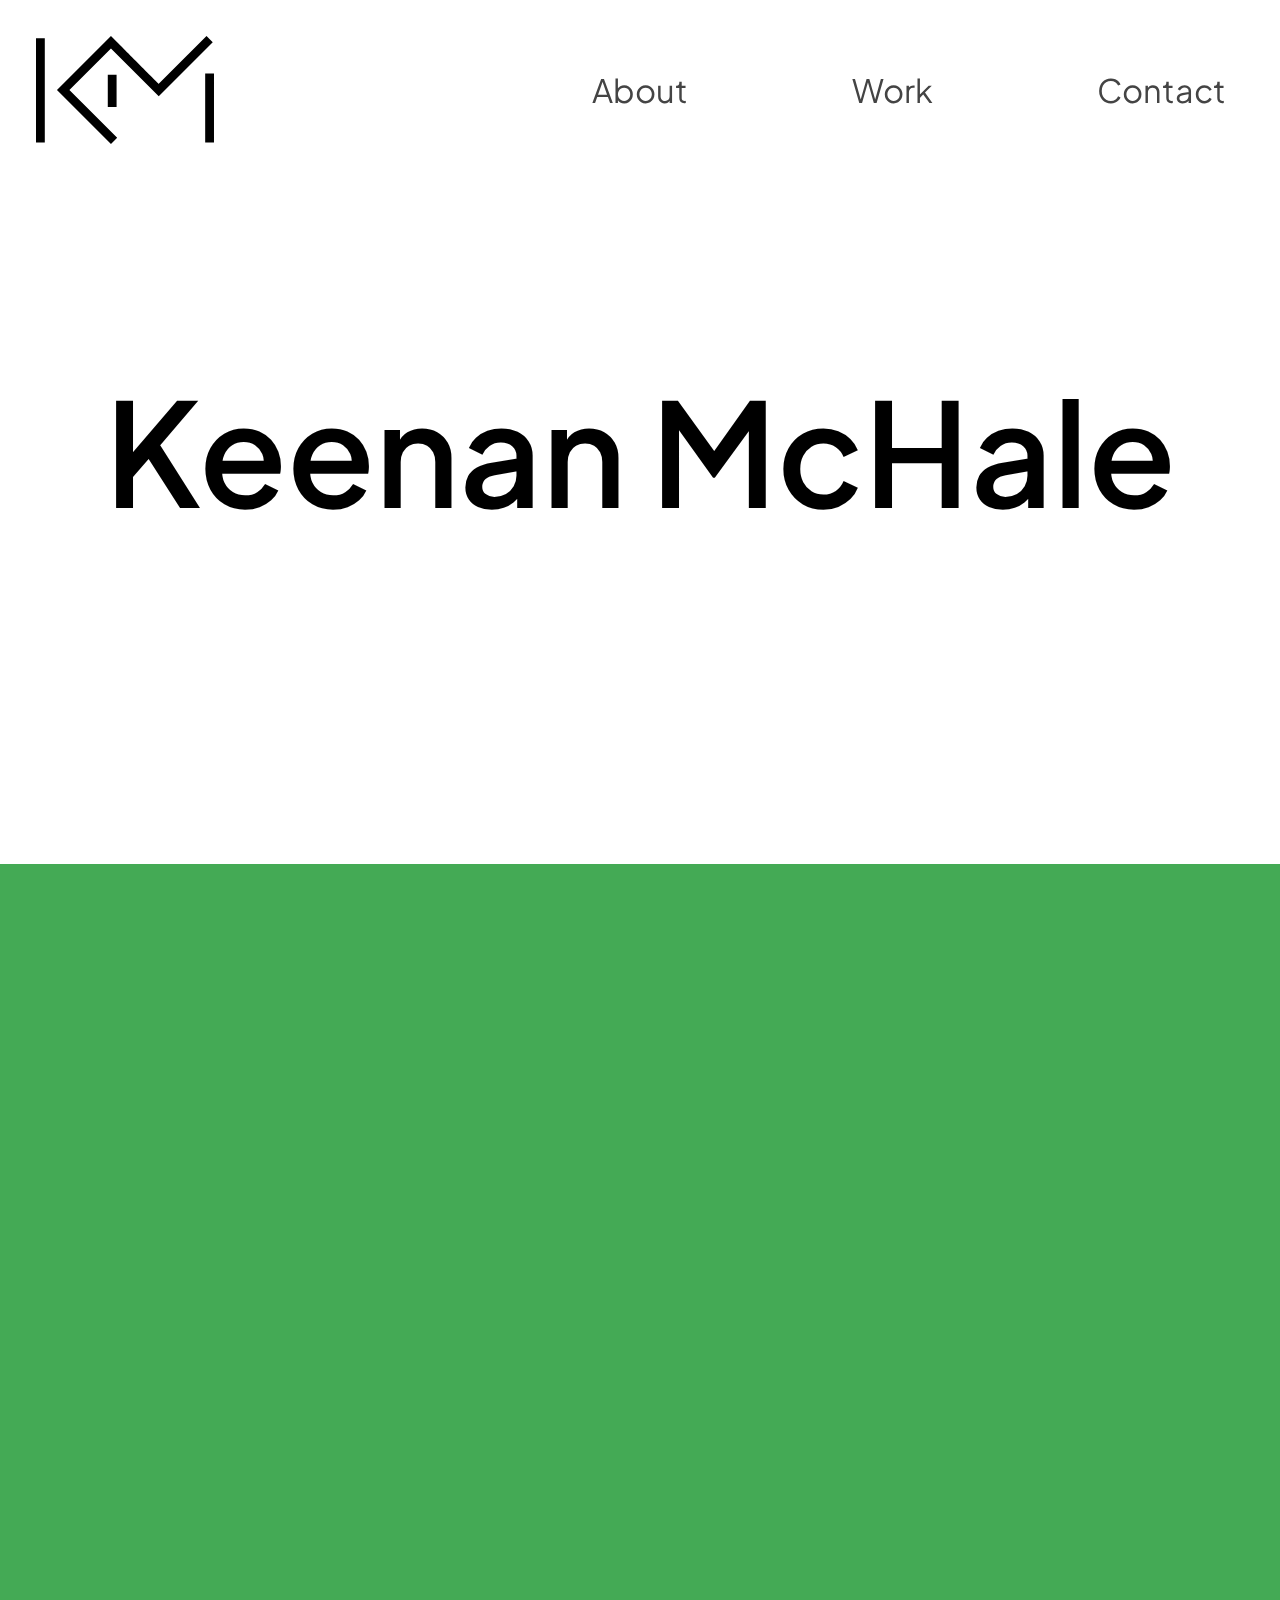
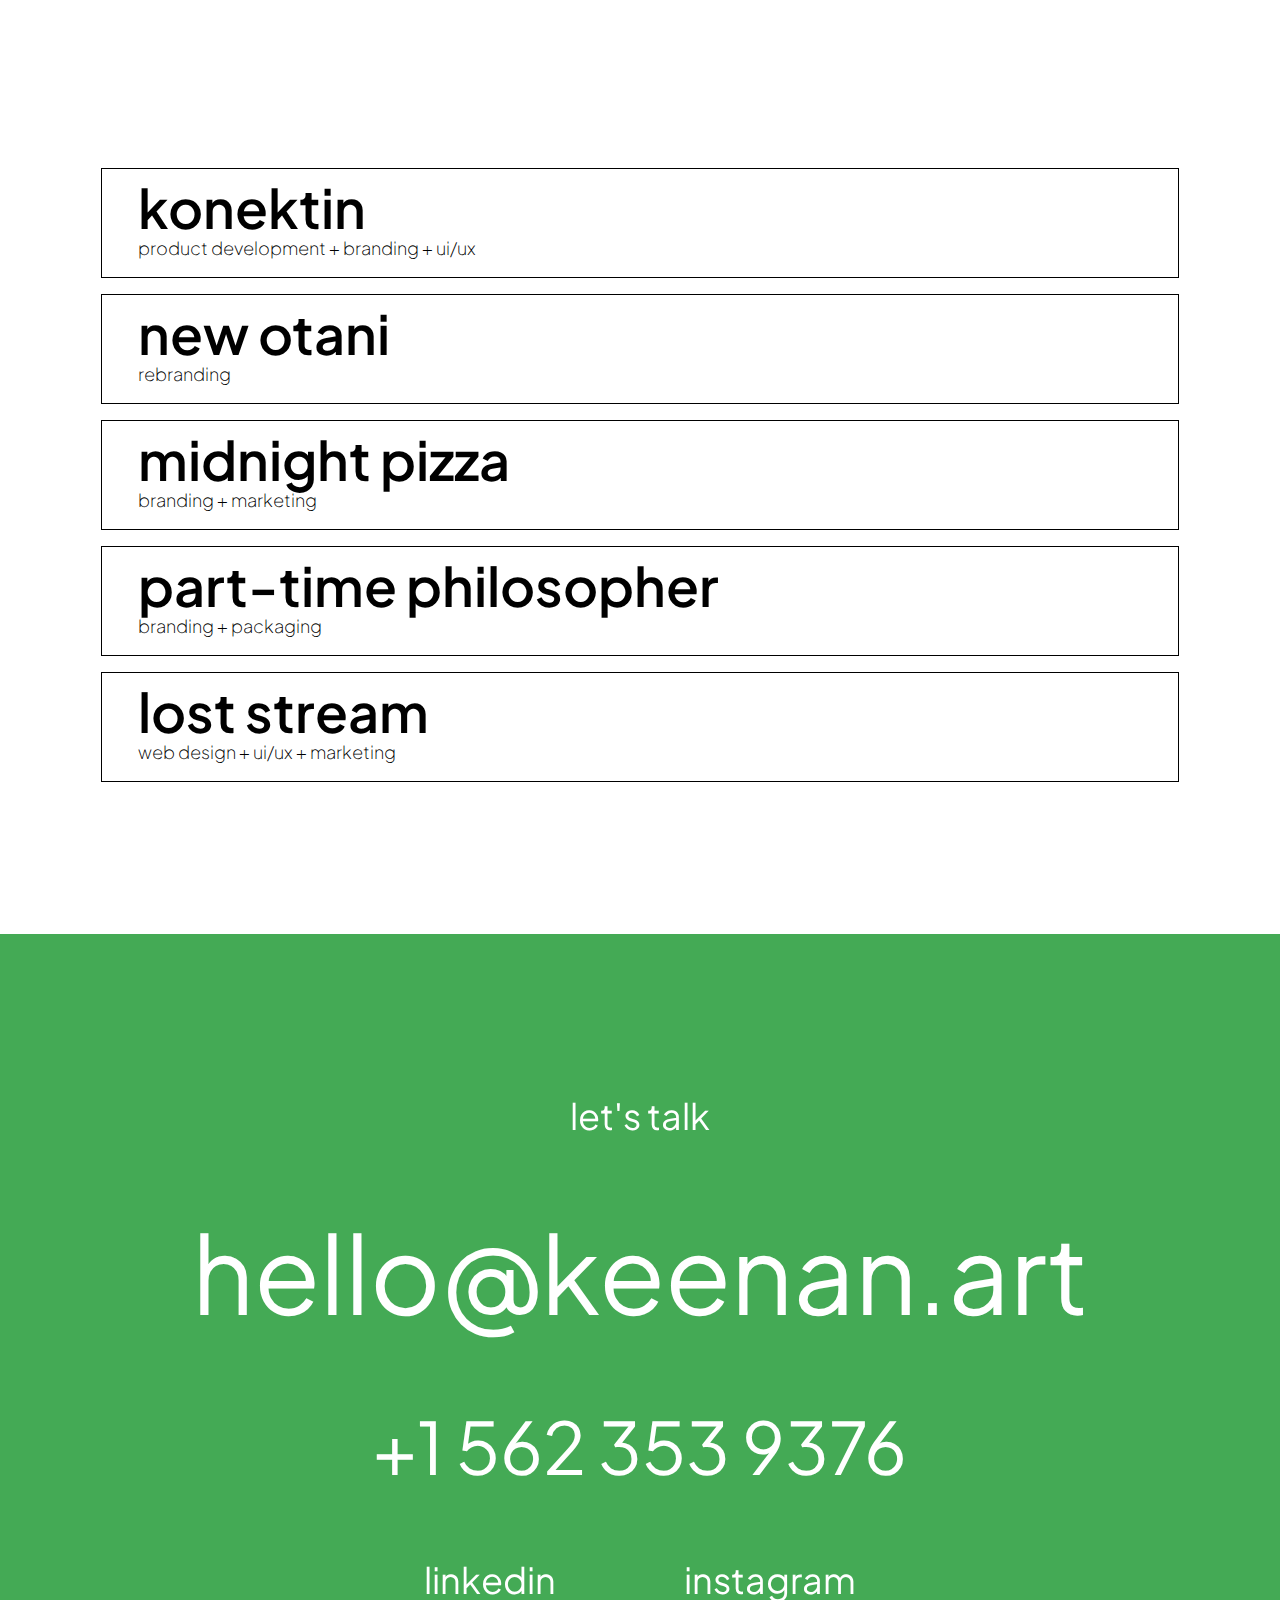
<file: index.html>
<!DOCTYPE html> 
<html lang="en"> 
    <head>
        <link rel="preconnect" href="https://fonts.googleapis.com">
        <link rel="preconnect" href="https://fonts.gstatic.com" crossorigin>
        <meta charset="utf-8"> 
        <meta http-equiv="X-UA-Compatible" content="IE=edge"> 
        <meta name="viewport" content="width=device-width, initial-scale=1"> 
        <meta name="description" content=""> 
        <meta name="author" content=""> 
        <title>Keenan McHale</title>         
        <link href="css/theme.css" rel="stylesheet" type="text/css"> 
        <link href="css/style.css" rel="stylesheet"> 
        <link href="css/index-about.css" rel="stylesheet" type="text/css">
    </head>     
    <body>
        <section id="hero" style="background-color: #fff;" class="snap">
            <header data-pgc="header" data-pgc-define="header" data-pgc-define-map-urls="false" data-pgc-save-partial="header"><a href="/index.html"> <svg class="logo-color" id="km-logo" data-name="Layer 2" xmlns="http://www.w3.org/2000/svg" viewBox="0 0 218.47 132.56" style="height: 100%;">
                        <g id="Layer_1-2" data-name="Layer 1">
                            <path d="M92.01,15.27l-51.01,51.01,58.65,58.65-7.64,7.64L25.73,66.28,92.01,0l7.64,7.64h0s51.01,51.01,51.01,51.01L209.3,0l7.64,7.64-66.28,66.28L92.01,15.27ZM10.8,2.63H0v128.09h10.8V2.63ZM218.47,46.01h-10.8v84.71h10.8V46.01ZM98.91,47.52h-10.8v39.55h10.8v-39.55Z"/>
                        </g>
                    </svg> </a>
                <nav style="display: flex; align-items: center; color: #444;">
                    <ul style="list-style-type: none; display: flex; gap: 10vw; align-items: center; font-size: 3.6vh;">
                        <li>
                            <a href="/about.html">About</a>
                        </li>
                        <li>
                            <a href="/index.html#work-list">Work</a>
                        </li>
                        <li>
                            <a href="#contact">Contact</a>
                        </li>
                    </ul>
                </nav>
            </header>
            <div style="display: flex; height: 76vh; align-items: center; justify-content: center;" id="splash">
                <div style="font-weight: 600; margin-bottom: 1em; font-size: 8em;">Keenan McHale</div>
            </div>
        </section>
        <section id="tagline">
            <div style="height: 100vh; z-index: -1; position: fixed; top: 0px; left: 0px; bottom: 0px; right: 0px; display: flex; align-items: center; justify-content: center;" data-seq='[
      { "type": "out", "anchor": "#tagline-out",  "vy": 80,  "dist": 20 }]'>
                <div style="color: #fff; display: flex; flex-direction: column; align-items: center; letter-spacing: 0.1em; font-size: 2em; gap: 1em;"><span>designing</span><span>what is next</span><span style="letter-spacing: 0.2em;">into</span><span>what is now</span>
                </div>
            </div>
            <div style="position: relative; z-index: -2; background-color: var(--spring-green);">
                <div data-empty-placeholder style="height: 100vh;" class="snap"></div>
                <div style="height: 40vh; background-color: var(--spring-green);" data-distance="5" id="tagline-out"></div>
            </div>
        </section>
        <section id="marquee">
            <div data-empty-placeholder class="snap" style="height: 100vh;"></div>
            <div style="position: fixed; bottom: 0; right: 0; left: 0; top: 0; z-index: -3;">
                <div class="outer-marq">
                    <div class="inner-marq"><span class="inner-marq-txt">GRAPHIC DESIGN</span>
                        <span class="inner-marq-symb"> ✺ </span>
                        <span class="inner-marq-txt">UI/UX</span>
                        <span class="inner-marq-symb">✶</span>
                        <span class="inner-marq-txt">WEB DESIGN</span>
                        <span class="inner-marq-symb"> ❊ </span>
                        <span class="inner-marq-txt">BRAND IDENTITY</span>
                        <span class="inner-marq-symb"> ✴ </span>
                        <span class="inner-marq-txt">MARKETING</span>
                        <span class="inner-marq-symb"> ❉ </span>
                    </div>
                    <div class="inner-marq"><span class="inner-marq-txt">GRAPHIC DESIGN</span>
                        <span class="inner-marq-symb"> ✺ </span>
                        <span class="inner-marq-txt">UI/UX</span>
                        <span class="inner-marq-symb">✶</span>
                        <span class="inner-marq-txt">WEB DESIGN</span>
                        <span class="inner-marq-symb"> ❊ </span>
                        <span class="inner-marq-txt">BRAND IDENTITY</span>
                        <span class="inner-marq-symb"> ✴ </span>
                        <span class="inner-marq-txt">MARKETING</span>
                        <span class="inner-marq-symb"> ❉ </span>
                    </div>
                </div>
                <div class="outer-marq">
                    <div class="inner-marq"><span class="inner-marq-txt">GRAPHIC DESIGN</span>
                        <span class="inner-marq-symb"> ✺ </span>
                        <span class="inner-marq-txt">UI/UX</span>
                        <span class="inner-marq-symb">✶</span>
                        <span class="inner-marq-txt">WEB DESIGN</span>
                        <span class="inner-marq-symb"> ❊ </span>
                        <span class="inner-marq-txt">BRAND IDENTITY</span>
                        <span class="inner-marq-symb"> ✴ </span>
                        <span class="inner-marq-txt">MARKETING</span>
                        <span class="inner-marq-symb"> ❉ </span>
                    </div>
                    <div class="inner-marq"><span class="inner-marq-txt">GRAPHIC DESIGN</span>
                        <span class="inner-marq-symb"> ✺ </span>
                        <span class="inner-marq-txt">UI/UX</span>
                        <span class="inner-marq-symb">✶</span>
                        <span class="inner-marq-txt">WEB DESIGN</span>
                        <span class="inner-marq-symb"> ❊ </span>
                        <span class="inner-marq-txt">BRAND IDENTITY</span>
                        <span class="inner-marq-symb"> ✴ </span>
                        <span class="inner-marq-txt">MARKETING</span>
                        <span class="inner-marq-symb"> ❉ </span>
                    </div>
                </div>
                <div class="outer-marq">
                    <div class="inner-marq"><span class="inner-marq-txt">GRAPHIC DESIGN</span>
                        <span class="inner-marq-symb"> ✺ </span>
                        <span class="inner-marq-txt">UI/UX</span>
                        <span class="inner-marq-symb">✶</span>
                        <span class="inner-marq-txt">WEB DESIGN</span>
                        <span class="inner-marq-symb"> ❊ </span>
                        <span class="inner-marq-txt">BRAND IDENTITY</span>
                        <span class="inner-marq-symb"> ✴ </span>
                        <span class="inner-marq-txt">MARKETING</span>
                        <span class="inner-marq-symb"> ❉ </span>
                    </div>
                    <div class="inner-marq"><span class="inner-marq-txt">GRAPHIC DESIGN</span>
                        <span class="inner-marq-symb"> ✺ </span>
                        <span class="inner-marq-txt">UI/UX</span>
                        <span class="inner-marq-symb">✶</span>
                        <span class="inner-marq-txt">WEB DESIGN</span>
                        <span class="inner-marq-symb"> ❊ </span>
                        <span class="inner-marq-txt">BRAND IDENTITY</span>
                        <span class="inner-marq-symb"> ✴ </span>
                        <span class="inner-marq-txt">MARKETING</span>
                        <span class="inner-marq-symb"> ❉ </span>
                    </div>
                </div>
                <div class="outer-marq">
                    <div class="inner-marq"><span class="inner-marq-txt">GRAPHIC DESIGN</span>
                        <span class="inner-marq-symb"> ✺ </span>
                        <span class="inner-marq-txt">UI/UX</span>
                        <span class="inner-marq-symb">✶</span>
                        <span class="inner-marq-txt">WEB DESIGN</span>
                        <span class="inner-marq-symb"> ❊ </span>
                        <span class="inner-marq-txt">BRAND IDENTITY</span>
                        <span class="inner-marq-symb"> ✴ </span>
                        <span class="inner-marq-txt">MARKETING</span>
                        <span class="inner-marq-symb"> ❉ </span>
                    </div>
                    <div class="inner-marq"><span class="inner-marq-txt">GRAPHIC DESIGN</span>
                        <span class="inner-marq-symb"> ✺ </span>
                        <span class="inner-marq-txt">UI/UX</span>
                        <span class="inner-marq-symb">✶</span>
                        <span class="inner-marq-txt">WEB DESIGN</span>
                        <span class="inner-marq-symb"> ❊ </span>
                        <span class="inner-marq-txt">BRAND IDENTITY</span>
                        <span class="inner-marq-symb"> ✴ </span>
                        <span class="inner-marq-txt">MARKETING</span>
                        <span class="inner-marq-symb"> ❉ </span>
                    </div>
                </div>
                <div class="outer-marq">
                    <div class="inner-marq"><span class="inner-marq-txt">GRAPHIC DESIGN</span>
                        <span class="inner-marq-symb"> ✺ </span>
                        <span class="inner-marq-txt">UI/UX</span>
                        <span class="inner-marq-symb">✶</span>
                        <span class="inner-marq-txt">WEB DESIGN</span>
                        <span class="inner-marq-symb"> ❊ </span>
                        <span class="inner-marq-txt">BRAND IDENTITY</span>
                        <span class="inner-marq-symb"> ✴ </span>
                        <span class="inner-marq-txt">MARKETING</span>
                        <span class="inner-marq-symb"> ❉ </span>
                    </div>
                    <div class="inner-marq"><span class="inner-marq-txt">GRAPHIC DESIGN</span>
                        <span class="inner-marq-symb"> ✺ </span>
                        <span class="inner-marq-txt">UI/UX</span>
                        <span class="inner-marq-symb">✶</span>
                        <span class="inner-marq-txt">WEB DESIGN</span>
                        <span class="inner-marq-symb"> ❊ </span>
                        <span class="inner-marq-txt">BRAND IDENTITY</span>
                        <span class="inner-marq-symb"> ✴ </span>
                        <span class="inner-marq-txt">MARKETING</span>
                        <span class="inner-marq-symb"> ❉ </span>
                    </div>
                </div>
                <div class="outer-marq">
                    <div class="inner-marq"><span class="inner-marq-txt">GRAPHIC DESIGN</span>
                        <span class="inner-marq-symb"> ✺ </span>
                        <span class="inner-marq-txt">UI/UX</span>
                        <span class="inner-marq-symb">✶</span>
                        <span class="inner-marq-txt">WEB DESIGN</span>
                        <span class="inner-marq-symb"> ❊ </span>
                        <span class="inner-marq-txt">BRAND IDENTITY</span>
                        <span class="inner-marq-symb"> ✴ </span>
                        <span class="inner-marq-txt">MARKETING</span>
                        <span class="inner-marq-symb"> ❉ </span>
                    </div>
                    <div class="inner-marq"><span class="inner-marq-txt">GRAPHIC DESIGN</span>
                        <span class="inner-marq-symb"> ✺ </span>
                        <span class="inner-marq-txt">UI/UX</span>
                        <span class="inner-marq-symb">✶</span>
                        <span class="inner-marq-txt">WEB DESIGN</span>
                        <span class="inner-marq-symb"> ❊ </span>
                        <span class="inner-marq-txt">BRAND IDENTITY</span>
                        <span class="inner-marq-symb"> ✴ </span>
                        <span class="inner-marq-txt">MARKETING</span>
                        <span class="inner-marq-symb"> ❉ </span>
                    </div>
                </div>
                <div class="outer-marq">
                    <div class="inner-marq"><span class="inner-marq-txt">GRAPHIC DESIGN</span>
                        <span class="inner-marq-symb"> ✺ </span>
                        <span class="inner-marq-txt">UI/UX</span>
                        <span class="inner-marq-symb">✶</span>
                        <span class="inner-marq-txt">WEB DESIGN</span>
                        <span class="inner-marq-symb"> ❊ </span>
                        <span class="inner-marq-txt">BRAND IDENTITY</span>
                        <span class="inner-marq-symb"> ✴ </span>
                        <span class="inner-marq-txt">MARKETING</span>
                        <span class="inner-marq-symb"> ❉ </span>
                    </div>
                    <div class="inner-marq"><span class="inner-marq-txt">GRAPHIC DESIGN</span>
                        <span class="inner-marq-symb"> ✺ </span>
                        <span class="inner-marq-txt">UI/UX</span>
                        <span class="inner-marq-symb">✶</span>
                        <span class="inner-marq-txt">WEB DESIGN</span>
                        <span class="inner-marq-symb"> ❊ </span>
                        <span class="inner-marq-txt">BRAND IDENTITY</span>
                        <span class="inner-marq-symb"> ✴ </span>
                        <span class="inner-marq-txt">MARKETING</span>
                        <span class="inner-marq-symb"> ❉ </span>
                    </div>
                </div>
                <div class="outer-marq">
                    <div class="inner-marq"><span class="inner-marq-txt">GRAPHIC DESIGN</span>
                        <span class="inner-marq-symb"> ✺ </span>
                        <span class="inner-marq-txt">UI/UX</span>
                        <span class="inner-marq-symb">✶</span>
                        <span class="inner-marq-txt">WEB DESIGN</span>
                        <span class="inner-marq-symb"> ❊ </span>
                        <span class="inner-marq-txt">BRAND IDENTITY</span>
                        <span class="inner-marq-symb"> ✴ </span>
                        <span class="inner-marq-txt">MARKETING</span>
                        <span class="inner-marq-symb"> ❉ </span>
                    </div>
                    <div class="inner-marq"><span class="inner-marq-txt">GRAPHIC DESIGN</span>
                        <span class="inner-marq-symb"> ✺ </span>
                        <span class="inner-marq-txt">UI/UX</span>
                        <span class="inner-marq-symb">✶</span>
                        <span class="inner-marq-txt">WEB DESIGN</span>
                        <span class="inner-marq-symb"> ❊ </span>
                        <span class="inner-marq-txt">BRAND IDENTITY</span>
                        <span class="inner-marq-symb"> ✴ </span>
                        <span class="inner-marq-txt">MARKETING</span>
                        <span class="inner-marq-symb"> ❉ </span>
                    </div>
                </div>
                <div class="outer-marq">
                    <div class="inner-marq"><span class="inner-marq-txt">GRAPHIC DESIGN</span>
                        <span class="inner-marq-symb"> ✺ </span>
                        <span class="inner-marq-txt">UI/UX</span>
                        <span class="inner-marq-symb">✶</span>
                        <span class="inner-marq-txt">WEB DESIGN</span>
                        <span class="inner-marq-symb"> ❊ </span>
                        <span class="inner-marq-txt">BRAND IDENTITY</span>
                        <span class="inner-marq-symb"> ✴ </span>
                        <span class="inner-marq-txt">MARKETING</span>
                        <span class="inner-marq-symb"> ❉ </span>
                    </div>
                    <div class="inner-marq"><span class="inner-marq-txt">GRAPHIC DESIGN</span>
                        <span class="inner-marq-symb"> ✺ </span>
                        <span class="inner-marq-txt">UI/UX</span>
                        <span class="inner-marq-symb">✶</span>
                        <span class="inner-marq-txt">WEB DESIGN</span>
                        <span class="inner-marq-symb"> ❊ </span>
                        <span class="inner-marq-txt">BRAND IDENTITY</span>
                        <span class="inner-marq-symb"> ✴ </span>
                        <span class="inner-marq-txt">MARKETING</span>
                        <span class="inner-marq-symb"> ❉ </span>
                    </div>
                </div>
                <div class="outer-marq">
                    <div class="inner-marq"><span class="inner-marq-txt">GRAPHIC DESIGN</span>
                        <span class="inner-marq-symb"> ✺ </span>
                        <span class="inner-marq-txt">UI/UX</span>
                        <span class="inner-marq-symb">✶</span>
                        <span class="inner-marq-txt">WEB DESIGN</span>
                        <span class="inner-marq-symb"> ❊ </span>
                        <span class="inner-marq-txt">BRAND IDENTITY</span>
                        <span class="inner-marq-symb"> ✴ </span>
                        <span class="inner-marq-txt">MARKETING</span>
                        <span class="inner-marq-symb"> ❉ </span>
                    </div>
                    <div class="inner-marq"><span class="inner-marq-txt">GRAPHIC DESIGN</span>
                        <span class="inner-marq-symb"> ✺ </span>
                        <span class="inner-marq-txt">UI/UX</span>
                        <span class="inner-marq-symb">✶</span>
                        <span class="inner-marq-txt">WEB DESIGN</span>
                        <span class="inner-marq-symb"> ❊ </span>
                        <span class="inner-marq-txt">BRAND IDENTITY</span>
                        <span class="inner-marq-symb"> ✴ </span>
                        <span class="inner-marq-txt">MARKETING</span>
                        <span class="inner-marq-symb"> ❉ </span>
                    </div>
                </div>
                <div class="outer-marq">
                    <div class="inner-marq"><span class="inner-marq-txt">GRAPHIC DESIGN</span>
                        <span class="inner-marq-symb"> ✺ </span>
                        <span class="inner-marq-txt">UI/UX</span>
                        <span class="inner-marq-symb">✶</span>
                        <span class="inner-marq-txt">WEB DESIGN</span>
                        <span class="inner-marq-symb"> ❊ </span>
                        <span class="inner-marq-txt">BRAND IDENTITY</span>
                        <span class="inner-marq-symb"> ✴ </span>
                        <span class="inner-marq-txt">MARKETING</span>
                        <span class="inner-marq-symb"> ❉ </span>
                    </div>
                    <div class="inner-marq"><span class="inner-marq-txt">GRAPHIC DESIGN</span>
                        <span class="inner-marq-symb"> ✺ </span>
                        <span class="inner-marq-txt">UI/UX</span>
                        <span class="inner-marq-symb">✶</span>
                        <span class="inner-marq-txt">WEB DESIGN</span>
                        <span class="inner-marq-symb"> ❊ </span>
                        <span class="inner-marq-txt">BRAND IDENTITY</span>
                        <span class="inner-marq-symb"> ✴ </span>
                        <span class="inner-marq-txt">MARKETING</span>
                        <span class="inner-marq-symb"> ❉ </span>
                    </div>
                </div>
                <div class="outer-marq">
                    <div class="inner-marq"><span class="inner-marq-txt">GRAPHIC DESIGN</span>
                        <span class="inner-marq-symb"> ✺ </span>
                        <span class="inner-marq-txt">UI/UX</span>
                        <span class="inner-marq-symb">✶</span>
                        <span class="inner-marq-txt">WEB DESIGN</span>
                        <span class="inner-marq-symb"> ❊ </span>
                        <span class="inner-marq-txt">BRAND IDENTITY</span>
                        <span class="inner-marq-symb"> ✴ </span>
                        <span class="inner-marq-txt">MARKETING</span>
                        <span class="inner-marq-symb"> ❉ </span>
                    </div>
                    <div class="inner-marq"><span class="inner-marq-txt">GRAPHIC DESIGN</span>
                        <span class="inner-marq-symb"> ✺ </span>
                        <span class="inner-marq-txt">UI/UX</span>
                        <span class="inner-marq-symb">✶</span>
                        <span class="inner-marq-txt">WEB DESIGN</span>
                        <span class="inner-marq-symb"> ❊ </span>
                        <span class="inner-marq-txt">BRAND IDENTITY</span>
                        <span class="inner-marq-symb"> ✴ </span>
                        <span class="inner-marq-txt">MARKETING</span>
                        <span class="inner-marq-symb"> ❉ </span>
                    </div>
                </div>
            </div>
        </section>
        <section id="work" style="background-color: #fff;">
            <div class="snap" style="height: 1px;"></div>
            <div style="height: 100vh; display: flex; align-items: center; justify-content: center; position: sticky; top: 0; z-index: 0; background-color: #000;" data-seq='[
      { "type": "out", "anchor": "#work-title-out",  "vy": 80,  "dist": 80 }]'>
                <div style="color: #fff; font-size: 4em;">work</div>
            </div>
            <div style="height: 1vh; position: relative;" id="work-title-out"></div>
            <div style="height: 100vh; position: relative;"></div>
            <div style="background-color: #fff; display: flex; flex-direction: column; justify-content: center; opacity: 1; width: 100vw; height: 100vh; position: sticky; top: 0;" id="work-list" class="snap"><a href="/konektin.html"> <div class="project" id="konektin">
                        <div style="display: flex; flex-direction: column;"><span class="project-title">konektin</span><span class="project-text">product development + branding + ui/ux</span>
                        </div>
                    </div> </a>
                <a href="new_otani.html"><div class="project" id="new">
                        <div>
                            <div class="project-title">new otani</div>
                            <div class="project-text">rebranding</div>
                        </div>
                    </div></a>
                <a href="midnight_pizza.html"><div class="project" id="midnight">
                        <div>
                            <div class="project-title">midnight pizza</div>
                            <div class="project-text">branding + marketing</div>
                        </div>
                    </div></a>
                <a href="pt_philosopher.html"><div class="project" id="part">
                        <div>
                            <div class="project-title">part-time philosopher</div>
                            <div class="project-text">branding + packaging</div>
                        </div>
                    </div></a><a href="/lost_stream.html"> <div class="project" id="lost">
                        <div>
                            <div class="project-title">lost stream</div>
                            <div class="project-text">web design + ui/ux + marketing</div>
                        </div>
                    </div> </a>
            </div>
        </section>
        <section id="contact" style="height: 100vh;">
            <div class="snap" style="height: 92vh; background-color: var(--spring-green); display: flex; align-items: center; justify-content: center; flex-direction: column; color: #fff; gap: 8vh;">
                <div style="font-size: 2em;">let's talk</div>
                <div style="font-size: 6em;">hello@keenan.art</div>
                <div style="font-size: 4em;">+1 562 353 9376</div>
                <div style="display: flex; gap: 10vw; font-size: 2em;">
                    <span class="">linkedin</span>
                    <span>instagram</span>
                </div>
            </div>
        </section>
        <script>
(() => {
  const clamp01 = x => Math.max(0, Math.min(1, x));

  function computeEventStarts(seq, vh) {
    // returns array of { startPx, endPx, type }
    return seq.map(ev => {
      const anchor = document.querySelector(ev.anchor);
      if (!anchor) throw new Error(`Anchor not found: ${ev.anchor}`);
      const anchorTopInDoc = anchor.getBoundingClientRect().top + window.scrollY;
      const startPx = anchorTopInDoc - (ev.vy / 100) * vh;   // when anchor-top hits vy% line
      const endPx   = startPx + (ev.dist / 100) * vh;        // dist in vh
      return { type: ev.type, startPx, endPx };
    });
  }

  function opacityAtScrollY(y, events) {
    if (!events.length) return 1;
    // Initial opacity before any events:
    // If first event is "in", start invisible (0). If "out", start visible (1).
    let current = events[0].type === 'in' ? 0 : 1;

    for (let i = 0; i < events.length; i++) {
      const { type, startPx, endPx } = events[i];
      const target = (type === 'in') ? 1 : 0;
      const before = current;

      if (y <= startPx) {
        // Haven't reached this event yet — nothing changes.
        return current;
      } else if (y >= endPx) {
        // Event fully completed — snap to its target for next events.
        current = target;
      } else {
        // We are inside this event’s band — interpolate between before → target
        const t = clamp01((y - startPx) / (endPx - startPx)); // 0..1
        return before + (target - before) * t;
      }
    }
    return current; // after all events
  }

  function setupFade(el) {
    const seq = JSON.parse(el.dataset.seq || '[]');
    let events = [];
    let vh = window.innerHeight;

    function recompute() {
      vh = window.innerHeight;
      events = computeEventStarts(seq, vh);
      apply();
    }

    function apply() {
      const y = window.scrollY;
      const op = opacityAtScrollY(y, events);
      el.style.opacity = String(op);
    }

    // rAF throttling
    let ticking = false;
    function onScroll() {
      if (!ticking) {
        ticking = true;
        requestAnimationFrame(() => { apply(); ticking = false; });
      }
    }

    window.addEventListener('scroll', onScroll, { passive: true });
    window.addEventListener('resize', recompute);
    window.addEventListener('load', recompute);
    recompute();
  }

  // Attach to any element with data-seq
  document.querySelectorAll('[data-seq]').forEach(setupFade);
})();
</script>
    </body>
</html>
</file>
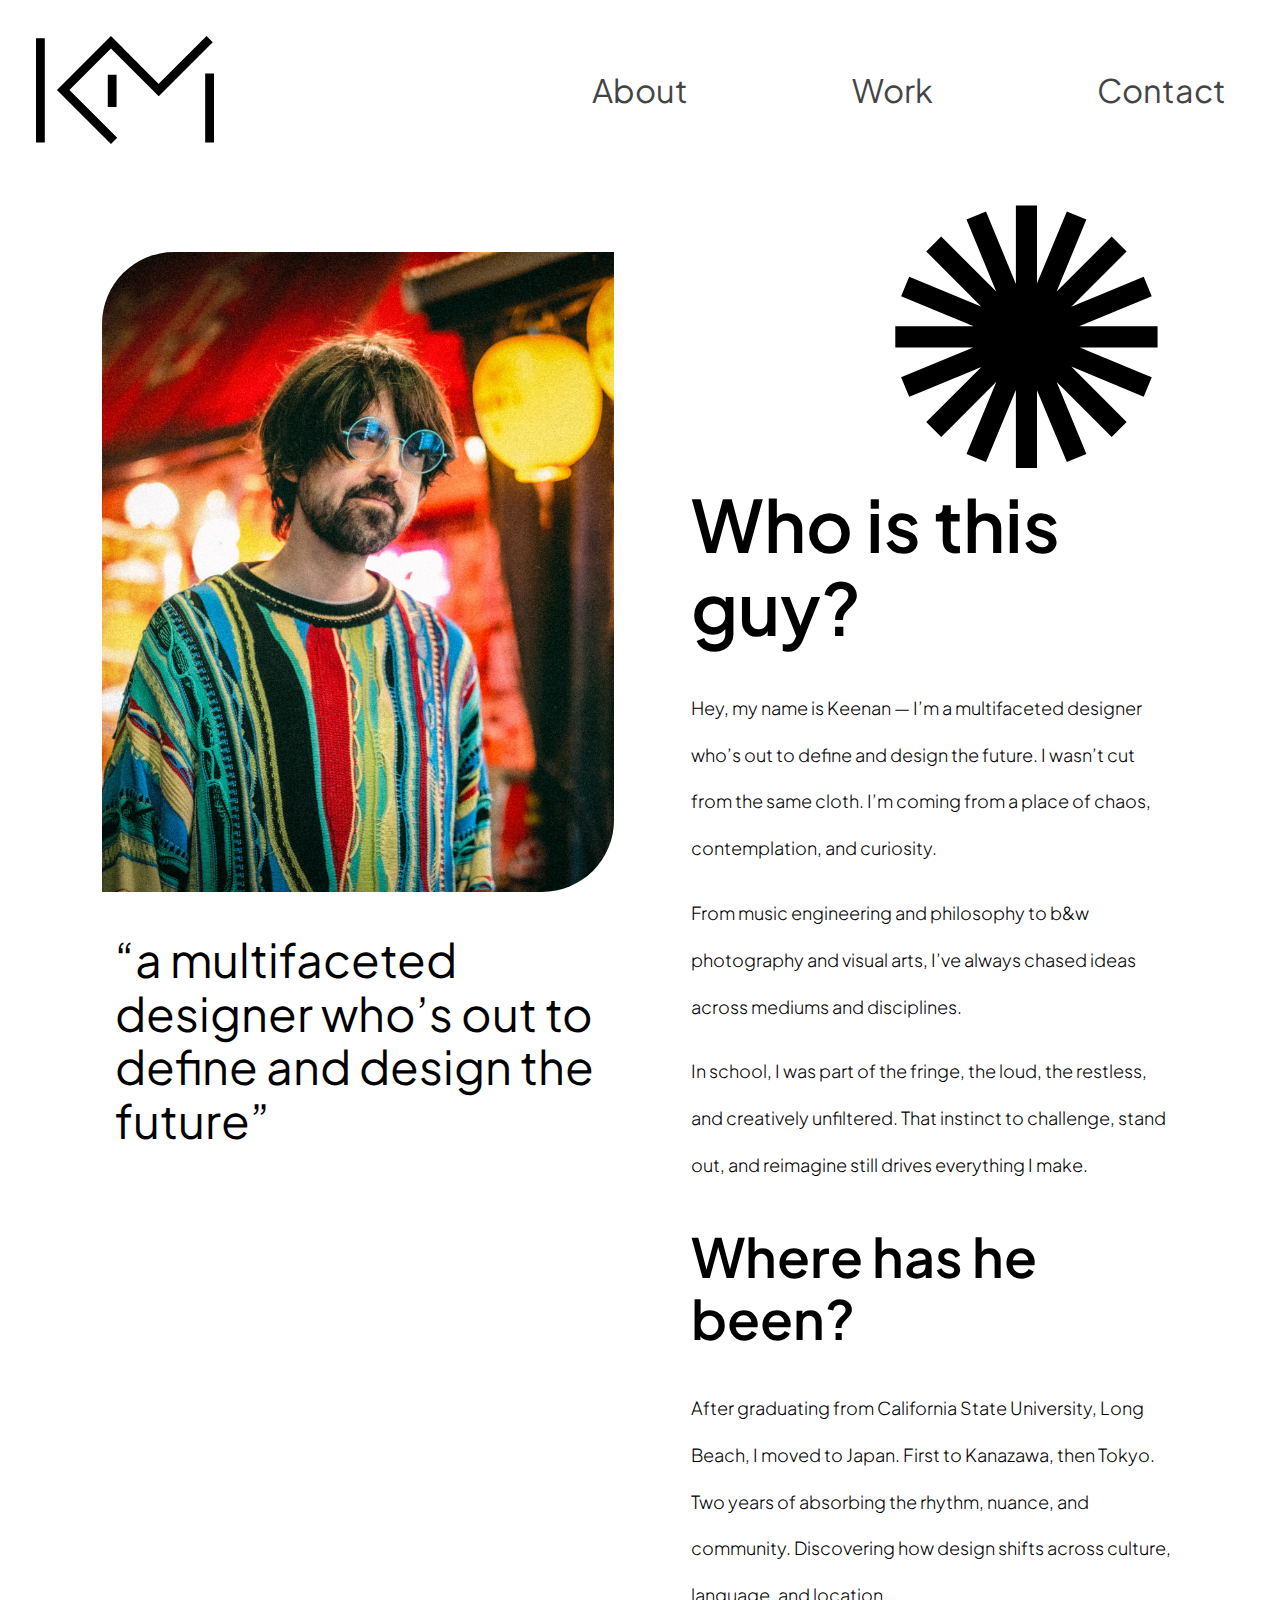
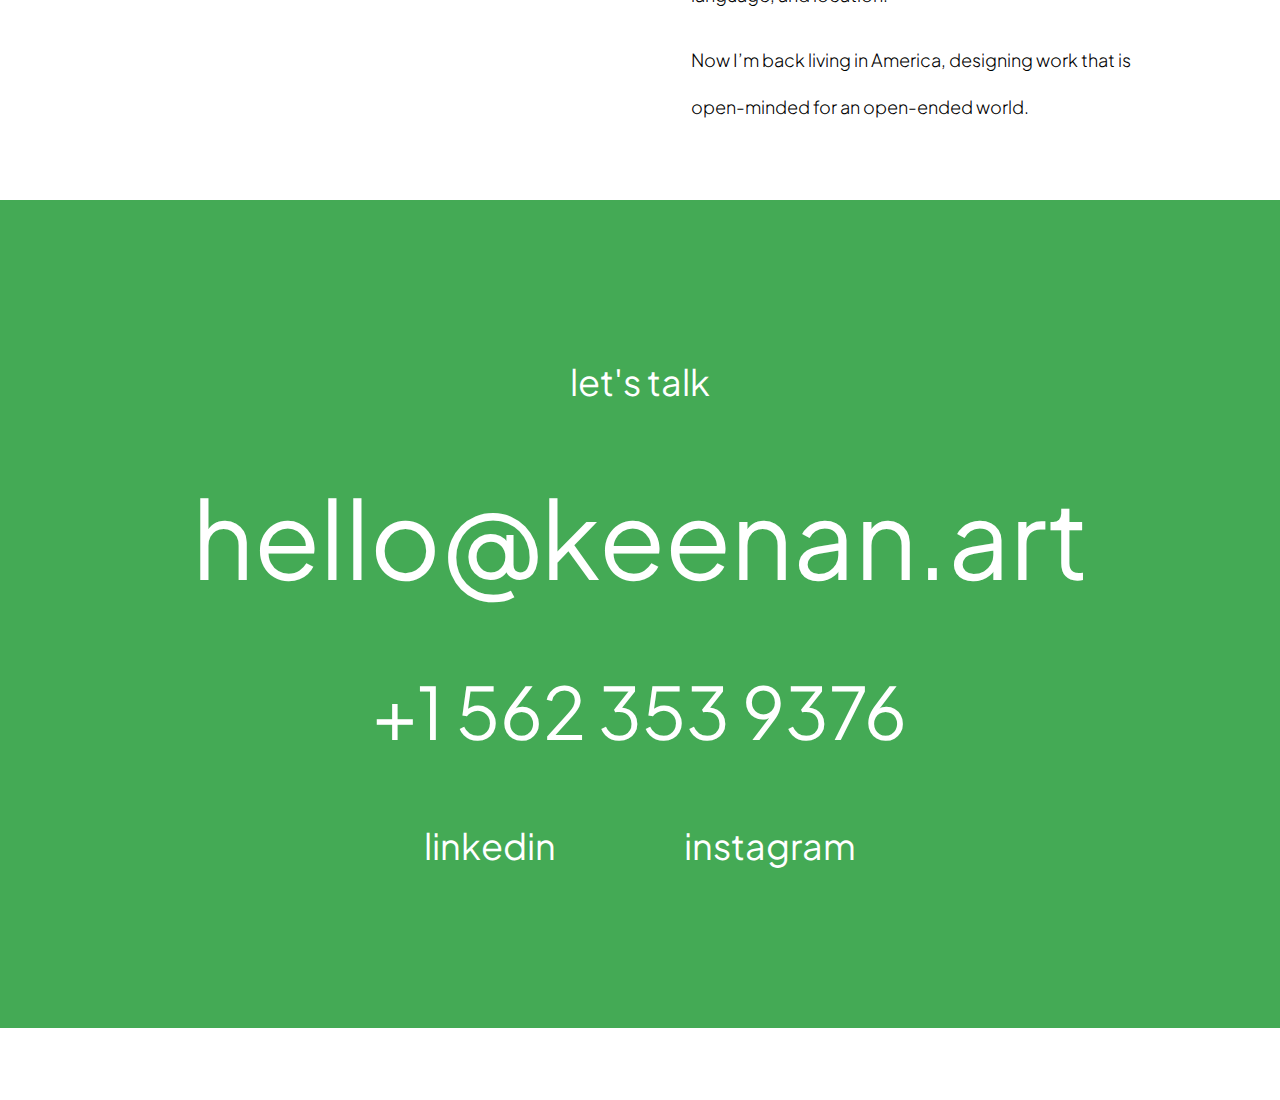
<file: about.html>
<!DOCTYPE html> 
<html lang="en"> 
    <head class="logo-color"> 
        <meta charset="utf-8"> 
        <meta http-equiv="X-UA-Compatible" content="IE=edge"> 
        <meta name="viewport" content="width=device-width, initial-scale=1"> 
        <meta name="description" content=""> 
        <meta name="author" content=""> 
        <title>About</title>         
        <link href="css/theme.css" rel="stylesheet" type="text/css"> 
        <link href="css/style.css" rel="stylesheet"> 
        <link href="css/about.css" rel="stylesheet" type="text/css">
        <link href="css/index-about.css" rel="stylesheet" type="text/css">
    </head>     
    <body>
        <header data-pgc="header" data-pgc-define="header" data-pgc-define-map-urls="false" data-pgc-save-partial="header">
            <a href="index.html"> <svg class="logo-color" id="km-logo" data-name="Layer 2" xmlns="http://www.w3.org/2000/svg" viewBox="0 0 218.47 132.56" style="height: 100%;">
                    <g id="Layer_1-2" data-name="Layer 1">
                        <path d="M92.01,15.27l-51.01,51.01,58.65,58.65-7.64,7.64L25.73,66.28,92.01,0l7.64,7.64h0s51.01,51.01,51.01,51.01L209.3,0l7.64,7.64-66.28,66.28L92.01,15.27ZM10.8,2.63H0v128.09h10.8V2.63ZM218.47,46.01h-10.8v84.71h10.8V46.01ZM98.91,47.52h-10.8v39.55h10.8v-39.55Z"/>
                    </g>
                </svg> </a>
            <nav style="display: flex; align-items: center; color: #444;">
                <ul style="list-style-type: none; display: flex; gap: 10vw; align-items: center; font-size: 3.6vh;">
                    <li>
                        <a href="about.html">About</a>
                    </li>
                    <li>
                        <a href="index.html#work-list">Work</a>
                    </li>
                    <li>
                        <a href="#contact">Contact</a>
                    </li>
                </ul>
            </nav>
        </header>
        <main>
            <div style="display: flex; width: 100%;">
                <div style="width: 50%; display: inline-block; padding-left: 8vw; padding-right: 2vw; padding-top: 8vh;">
                    <img src="assets/portrait.jpg" style="width: 100%; border-top-left-radius: 8vh; border-bottom-right-radius: 8vh;">
                    <div style="font-size: 2.6em; padding-top: 4vh; padding-left: 1vw; padding-right: 1vw;">“a multifaceted designer who’s out to define and design the future”</div>
                </div>
                <div style="width: 50%; display: inline-block; padding: 4vw 8vw 4vw 4vw;">
                    <div style="display: flex; justify-content: flex-end;">
                        <span style="font-size: 40vh; line-height: .8em; margin-top: -6vh;">✺</span>
                    </div>
                    <div class="headline">
                        <span style="font-size: 8vh; font-weight: 600; font-family: 'Plus Jakarta Sans', sans-serif;">Who is this guy?</span>
                    </div>
                    <div>
                        <p>Hey, my name is Keenan — I’m a multifaceted designer who’s out to define and design the future. I wasn’t cut from the same cloth. I’m coming from a place of chaos, contemplation, and curiosity.</p>
                        <p>From music engineering and philosophy to b&w photography and visual arts, I’ve always chased ideas across mediums and disciplines. </p>
                        <p>In school, I was part of the fringe, the loud, the restless, and creatively unfiltered. That instinct to challenge, stand out, and reimagine still drives everything I make.</p>
                    </div>
                    <div class="headline">
                        <span style="font-size: 6vh; font-weight: 600; font-family: 'Plus Jakarta Sans', sans-serif;">Where has he been?</span>
                    </div>
                    <div>
                        <p>After graduating from California State University, Long Beach, I moved to Japan. First to Kanazawa, then Tokyo. Two years of absorbing the rhythm, nuance, and community. Discovering how design shifts across culture, language, and location.</p>
                        <p>Now I’m back living in America, designing work that is open-minded for an open-ended world.</p>
                    </div>
                </div>
            </div>
        </main>
        <section id="contact" style="height: 100vh;">
            <div style="height: 92vh; background-color: var(--spring-green); display: flex; align-items: center; justify-content: center; flex-direction: column; color: #fff; gap: 8vh;">
                <div style="font-size: 2em;">let's talk</div>
                <div style="font-size: 6em;">hello@keenan.art</div>
                <div style="font-size: 4em;">+1 562 353 9376</div>
                <div style="display: flex; gap: 10vw; font-size: 2em;"><span class="">linkedin</span><span>instagram</span>
                </div>
            </div>
        </section>
    </body>     
</html>
</file>
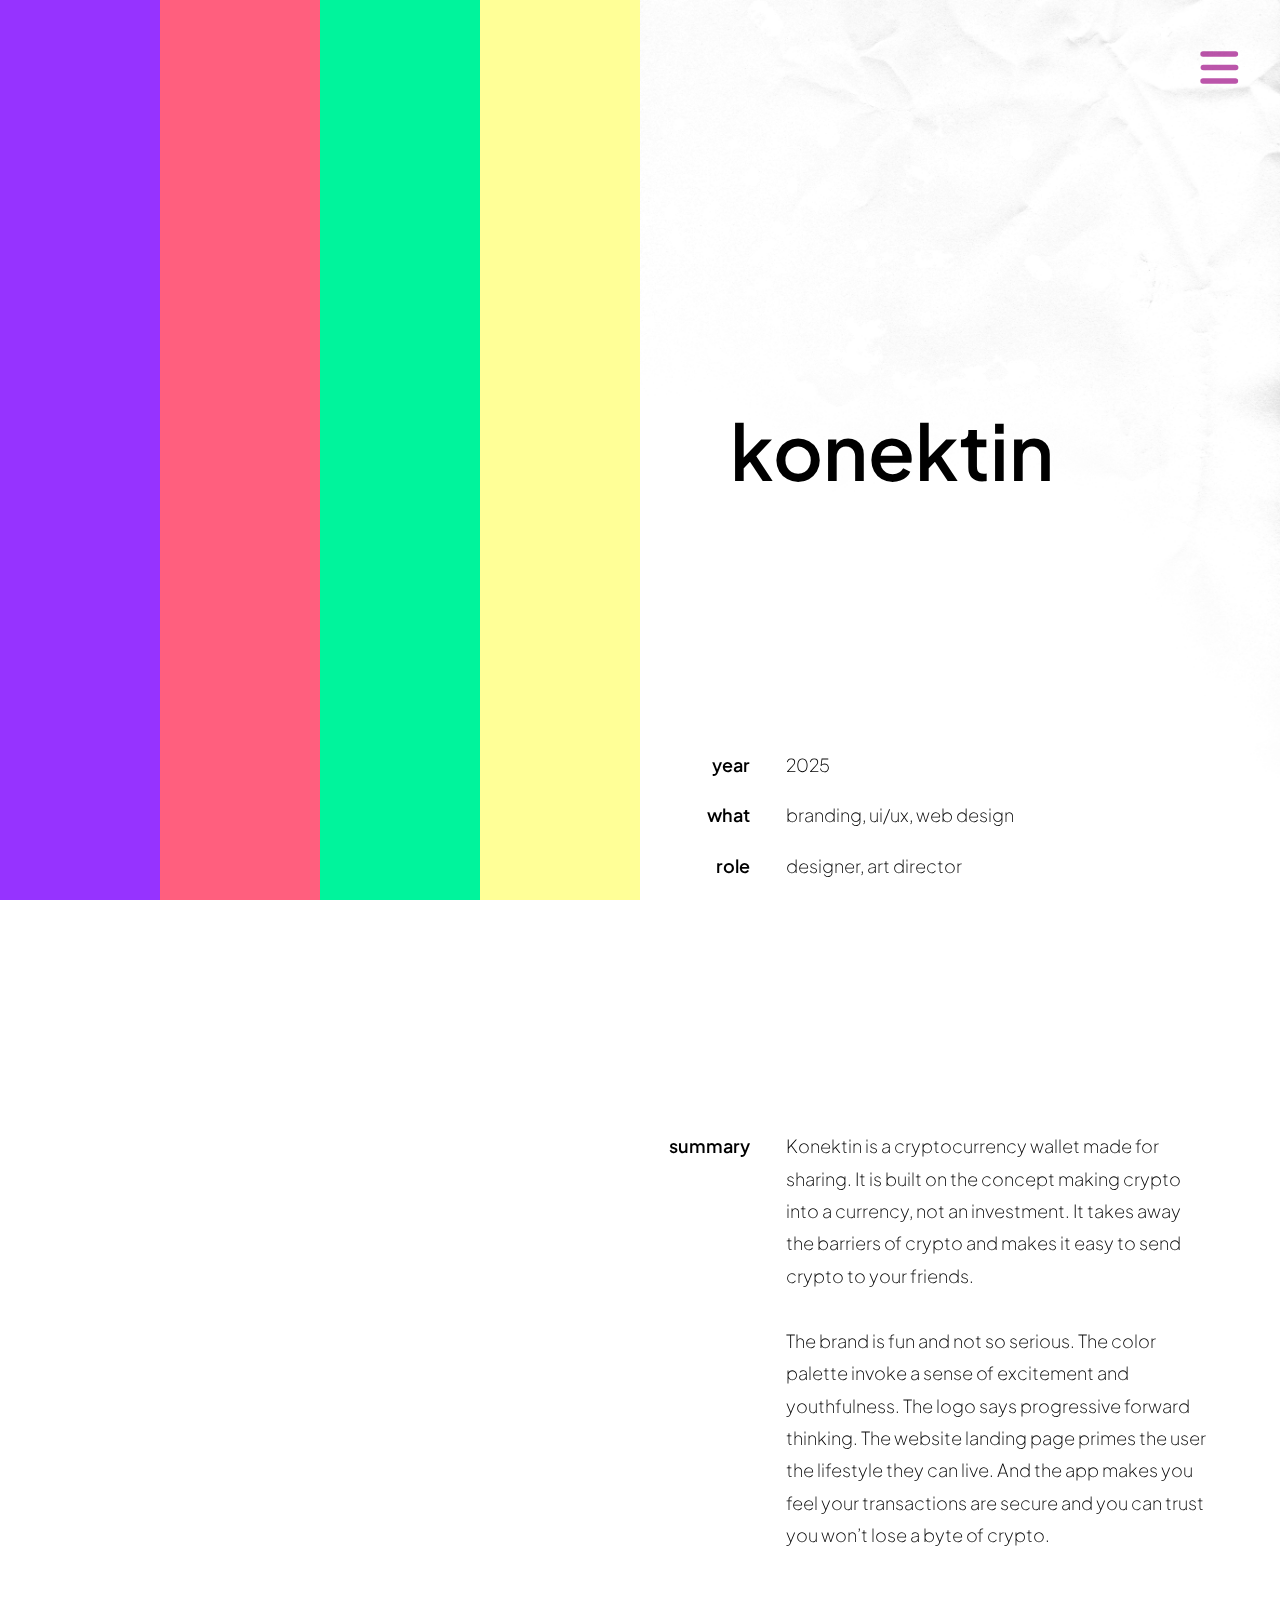
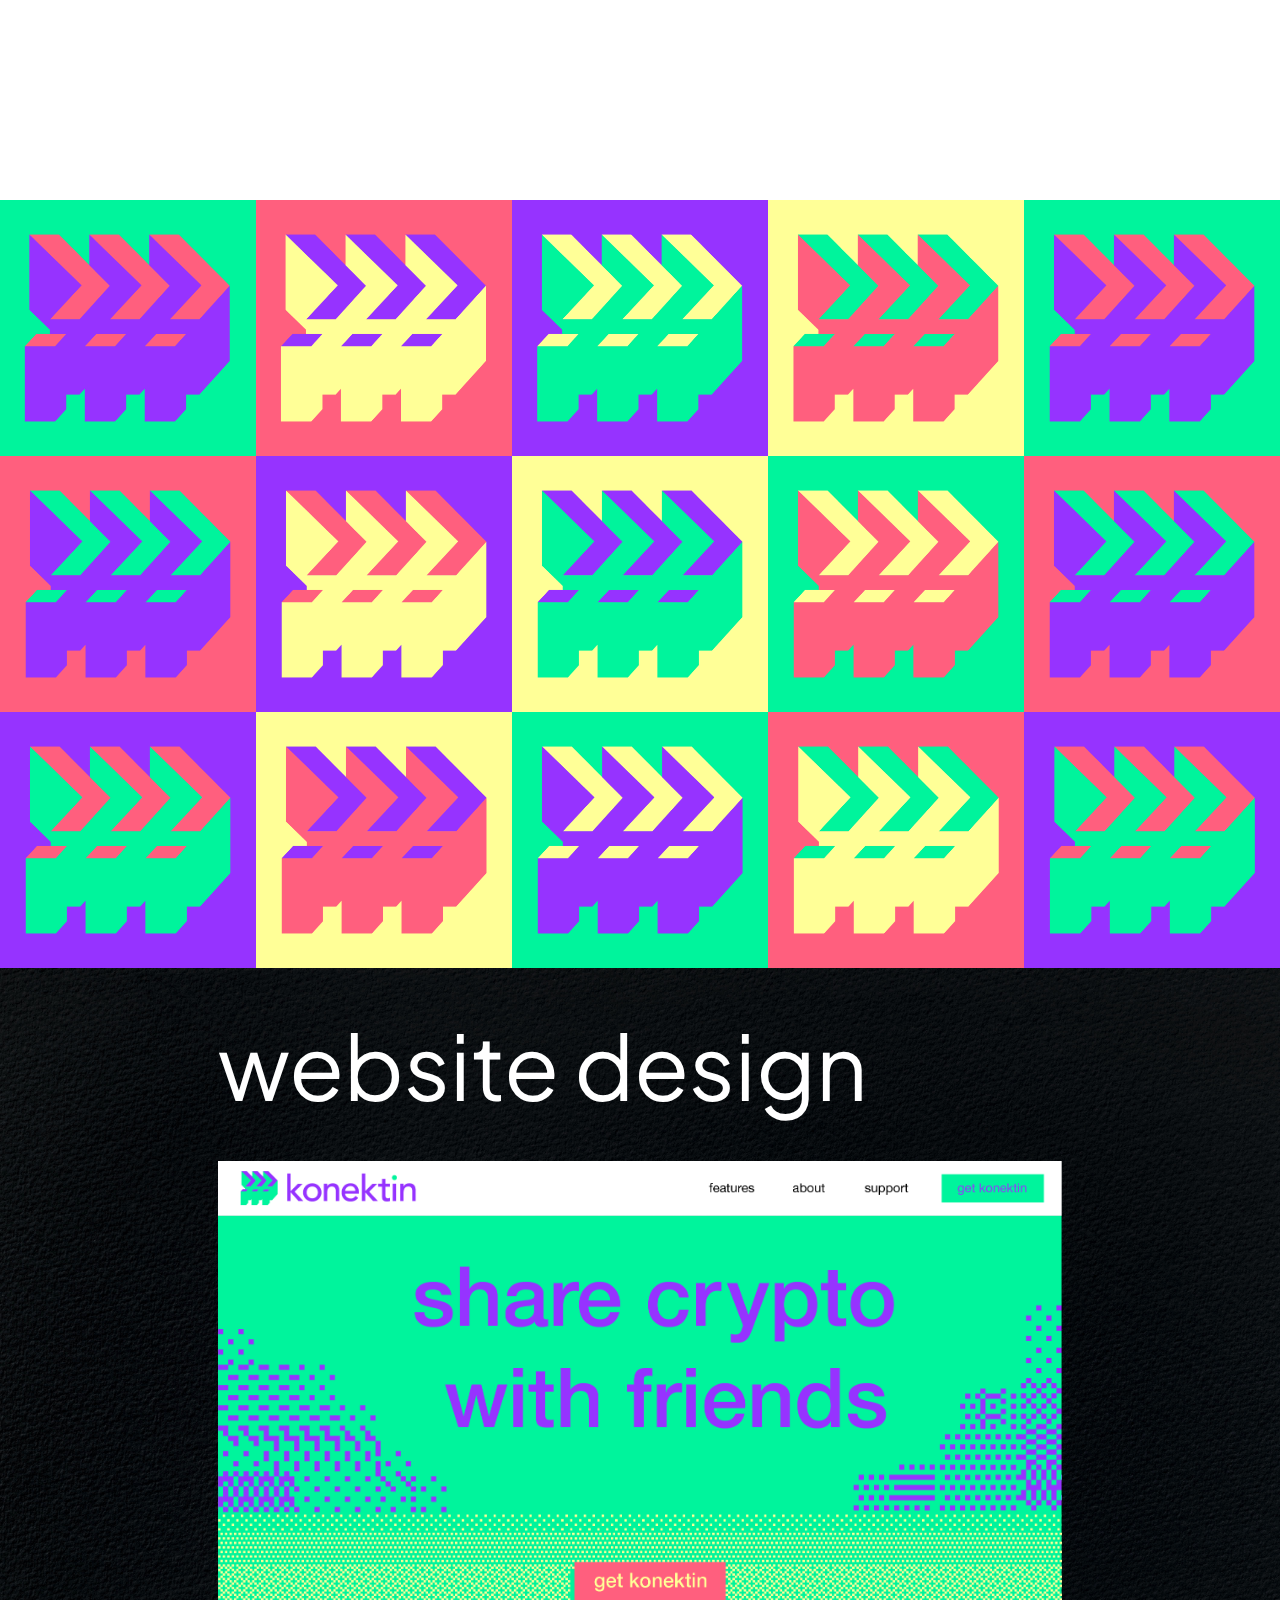
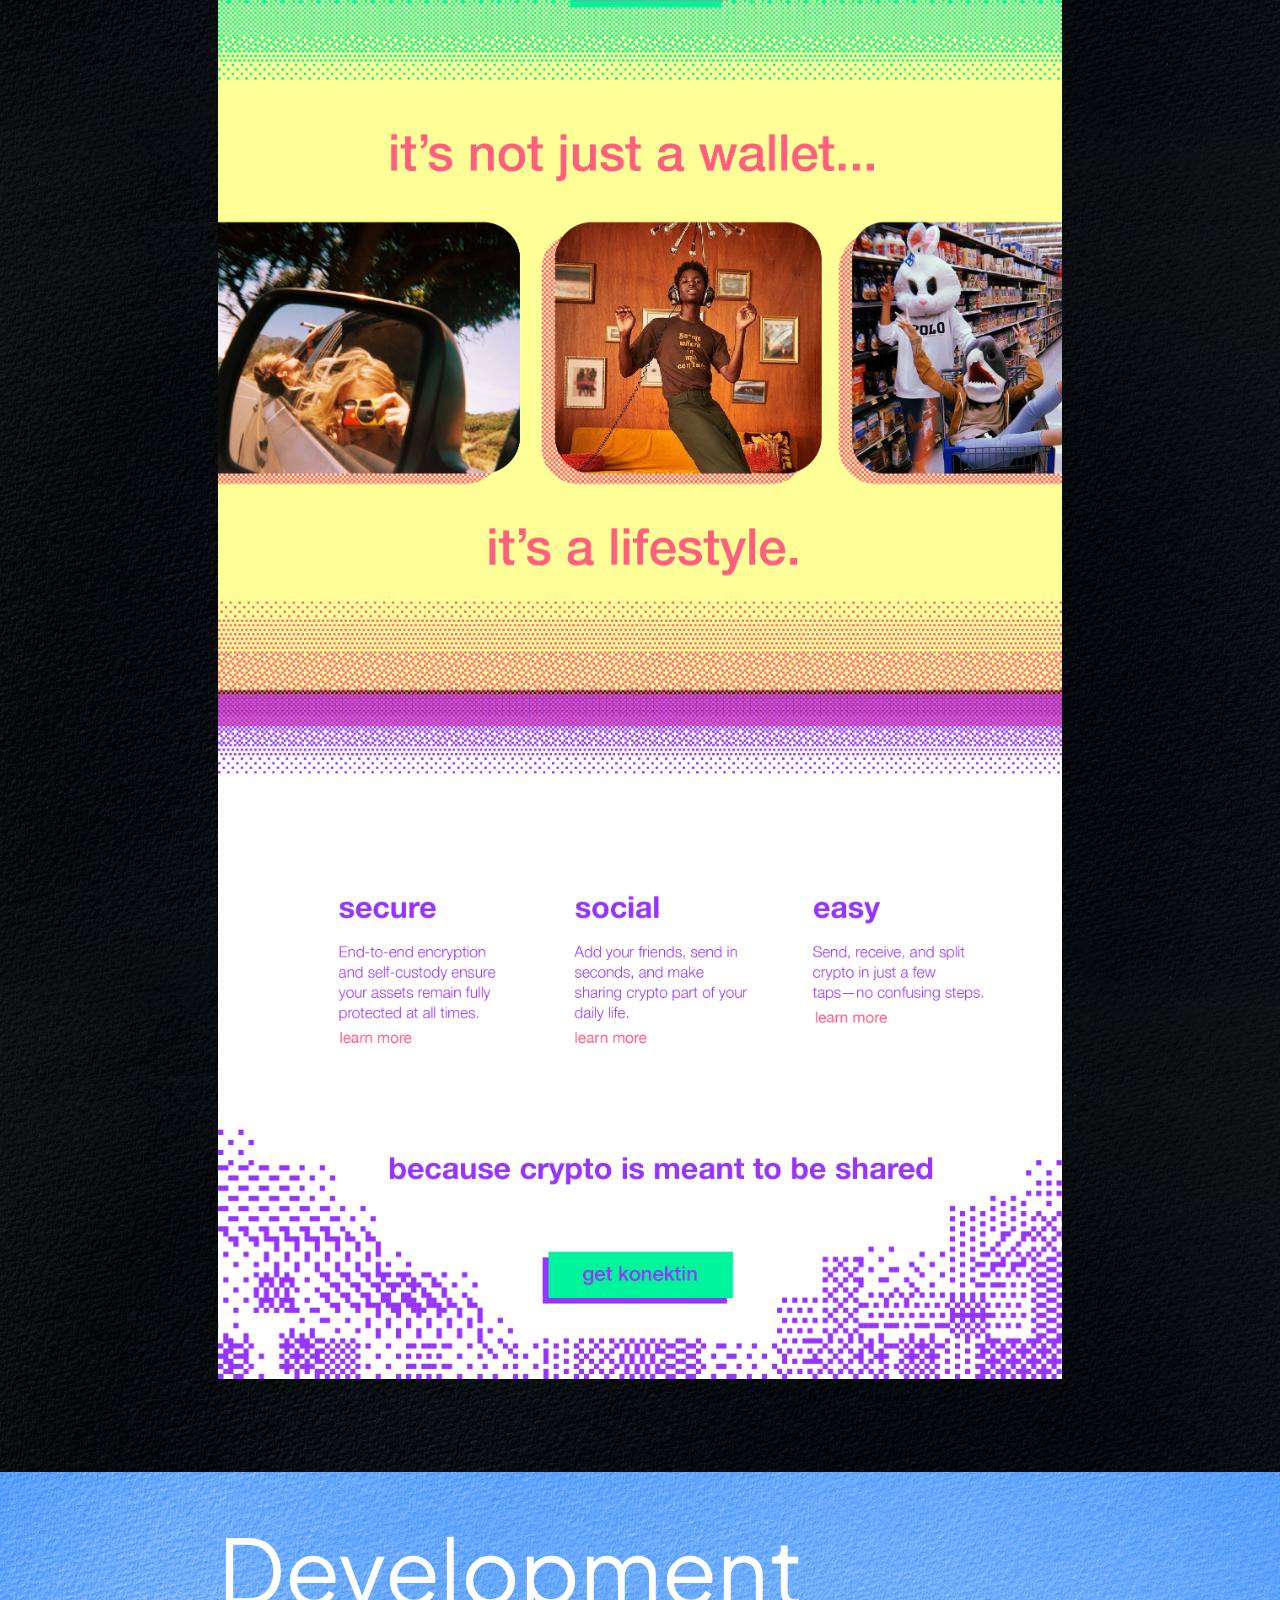
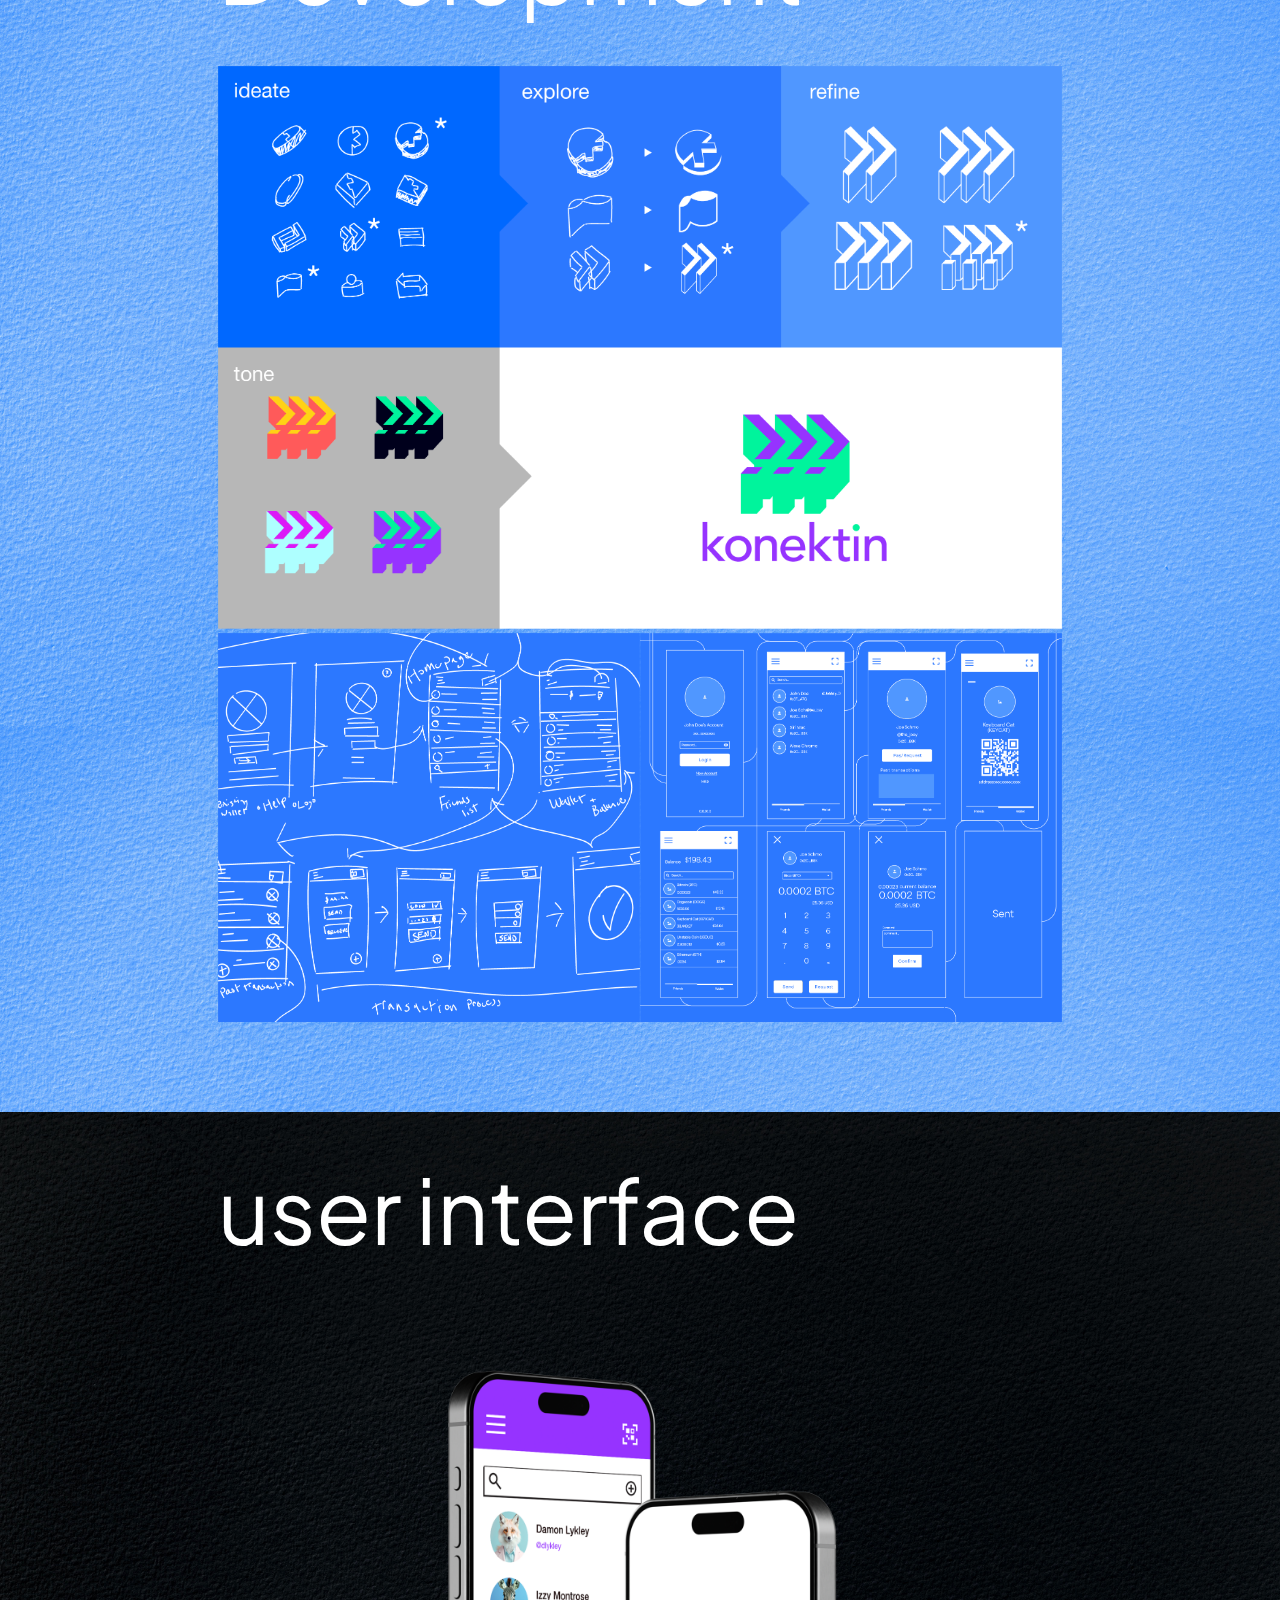
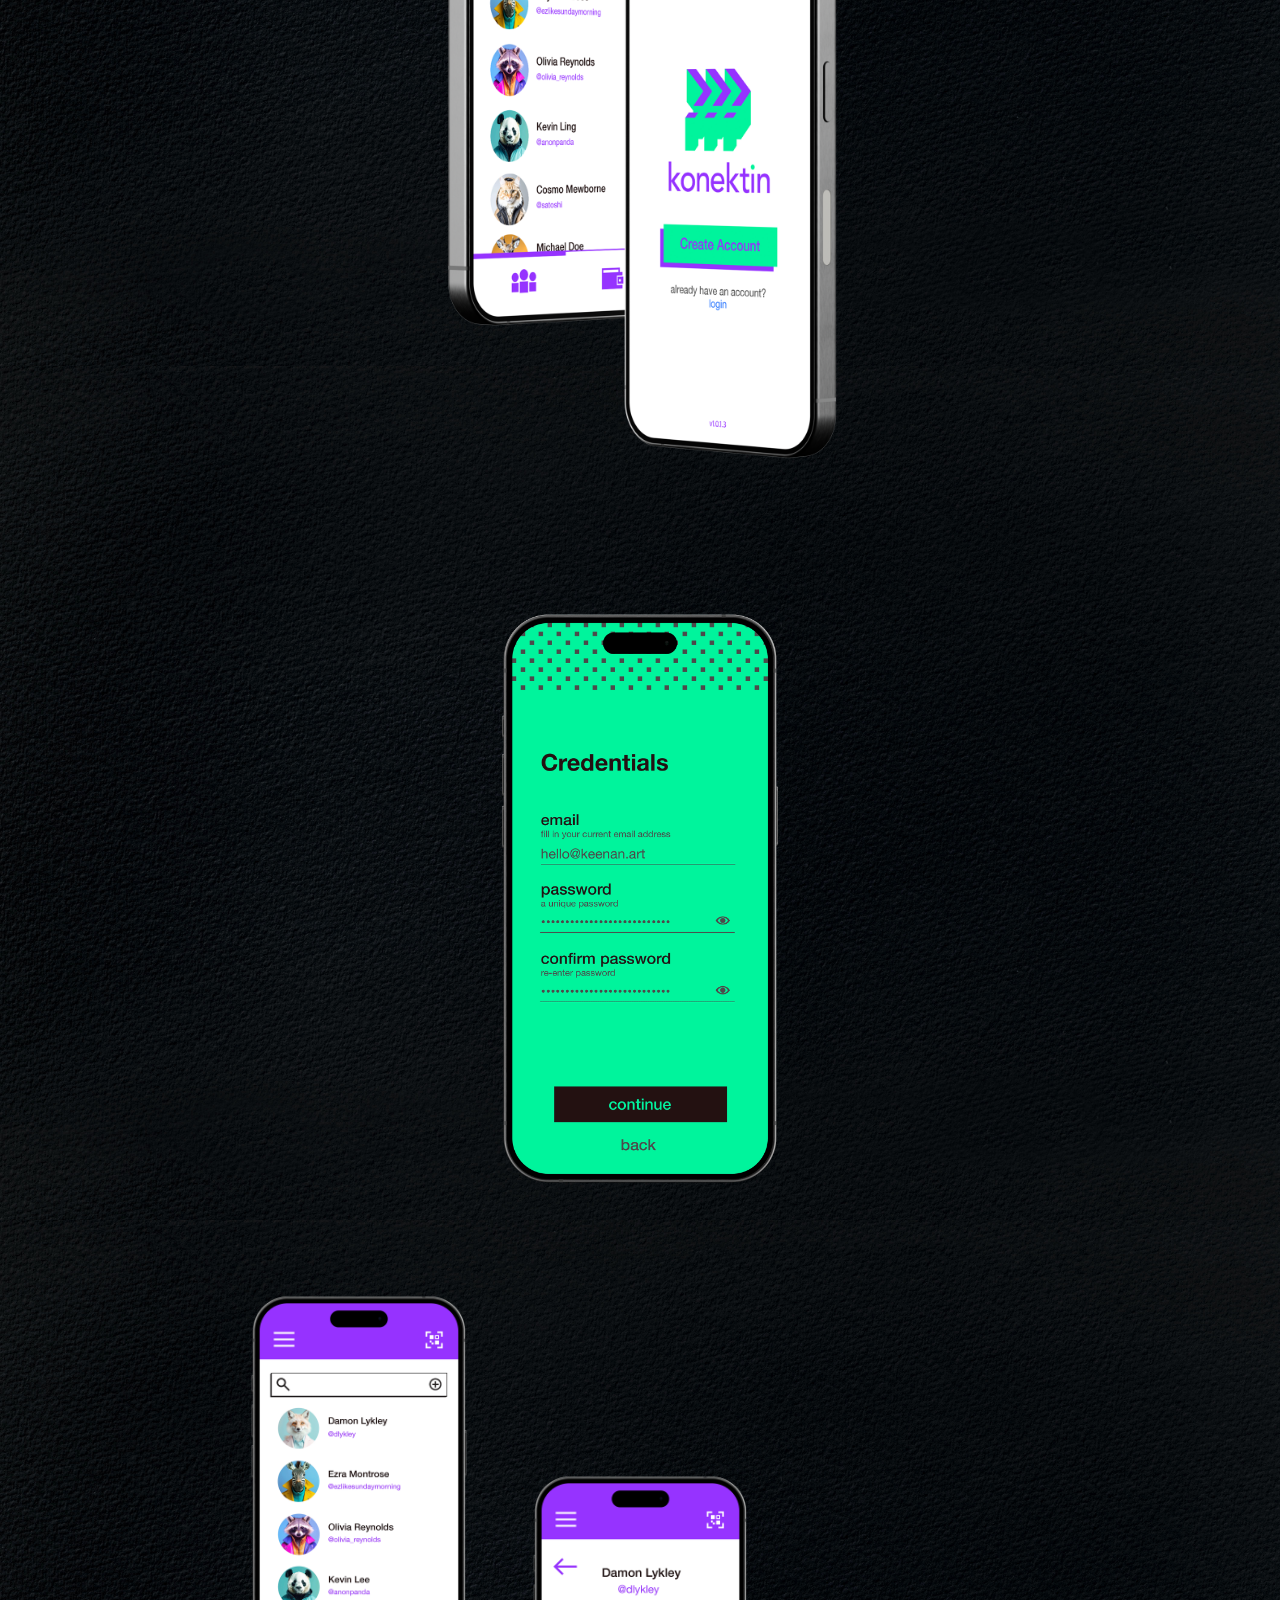
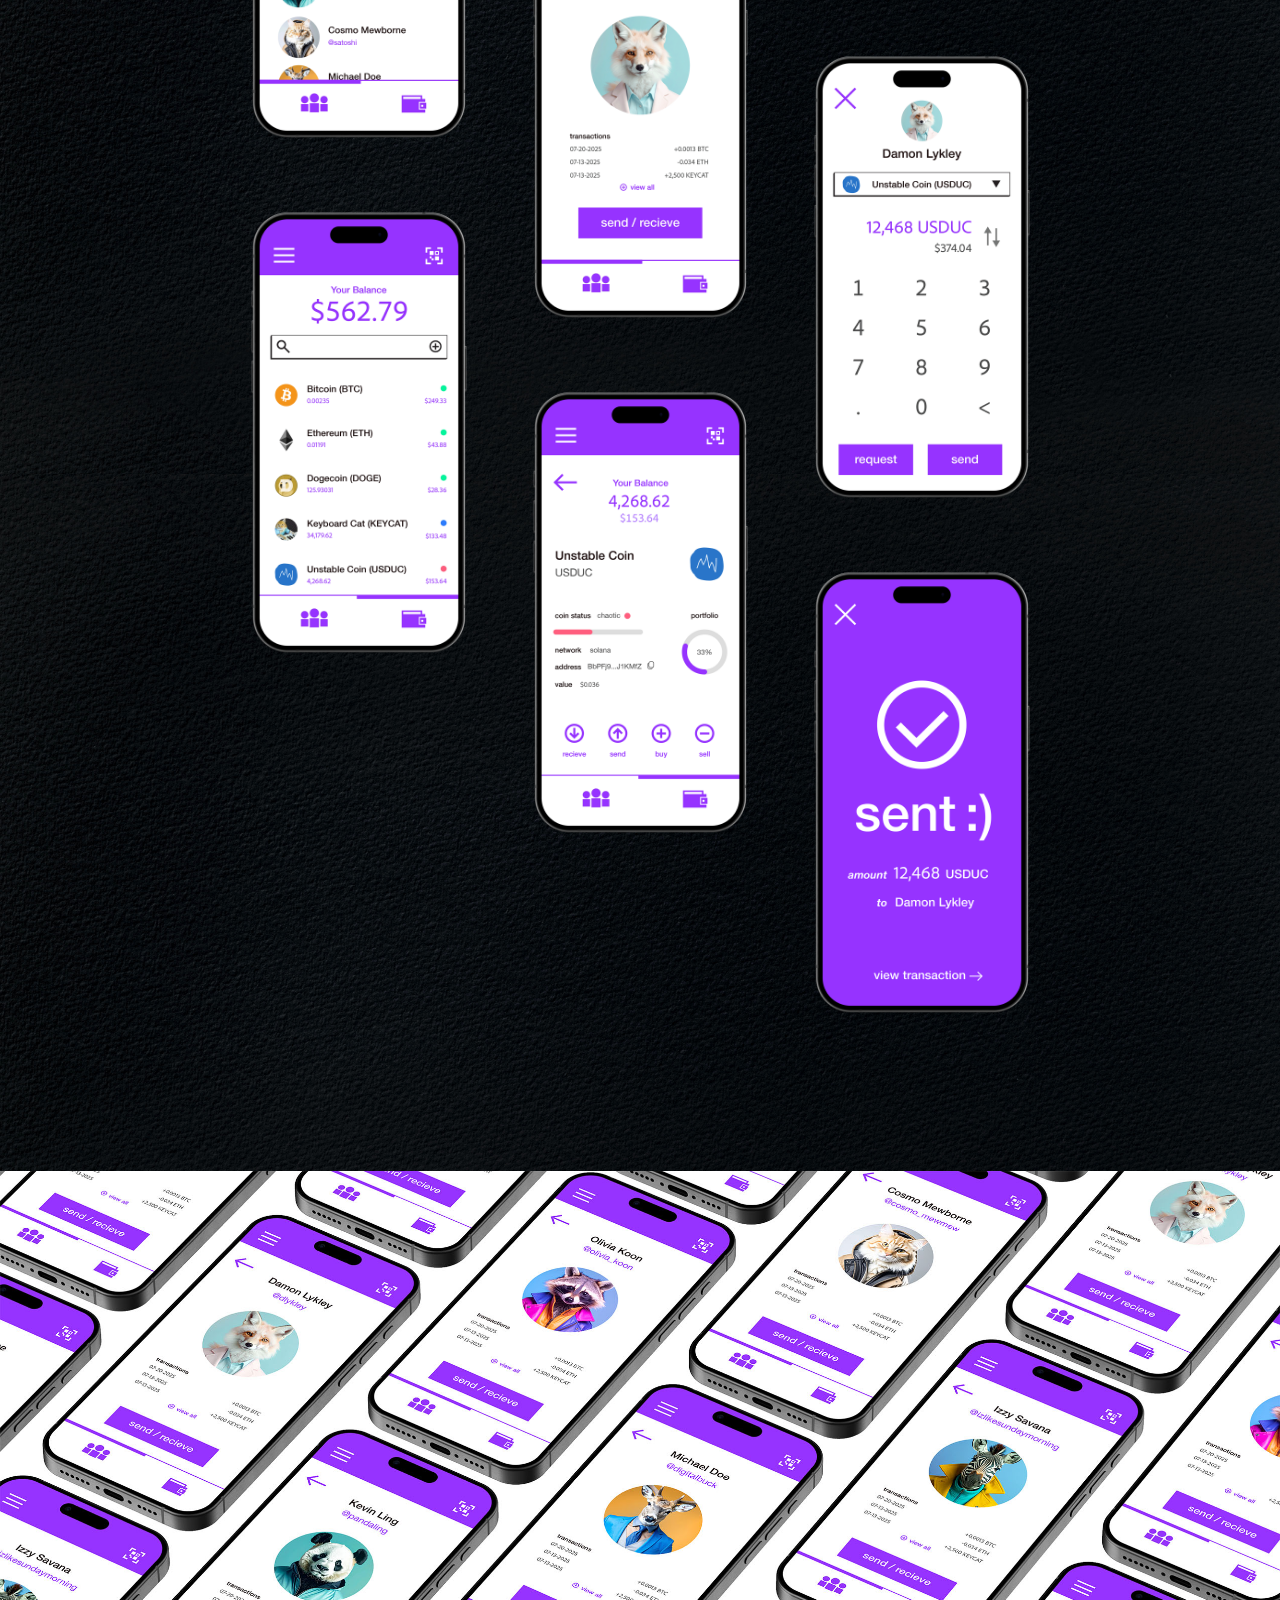
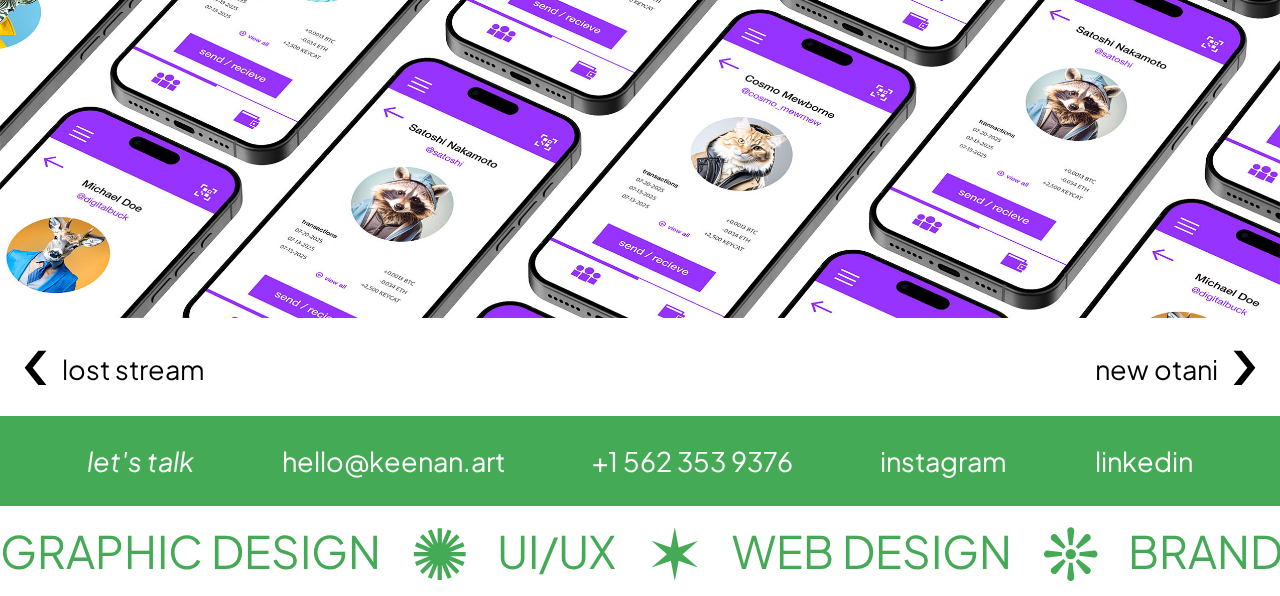
<file: konektin.html>
<!DOCTYPE html> 
<html lang="en" data-pgc-master="work.html"> 
    <head> 
        <meta charset="utf-8"> 
        <meta http-equiv="X-UA-Compatible" content="IE=edge"> 
        <meta name="viewport" content="width=device-width, initial-scale=1"> 
        <meta name="description" content="" data-pgc-field="description"> 
        <meta name="author" content=""> 
        <title data-pgc-field="title">Keenan McHale | Konektin</title>         
        <link href="css/theme.css" rel="stylesheet" type="text/css"> 
        <link href="css/style.css" rel="stylesheet"> 
        <link href="css/work.css" rel="stylesheet" type="text/css">
    </head>     
    <body>
        <header>
            <div>
                <div style="width: 10vw;">
                    <div class="menu-icon">
                        <label>
                            <input type="checkbox" id="menu-switch">
                            <svg viewBox="0 0 100 100" xmlns="http://www.w3.org/2000/svg">
                                <path class="line-1" d="M0 70l28-28c2-2 2-2 7-2h64"/>
                                <path class="line-2" d="M0 50h99"/>
                                <path class="line-3" d="M0 30l28 28c2 2 2 2 7 2h64"/>
                            </svg>
                        </label>
                    </div>
                </div>
            </div>
        </header>
        <div id="menu">
            <nav style="display: flex; justify-content: center;">
                <ul style="list-style-type: none; display: flex; flex-direction: column; align-items: center; min-width: 30vw;">
                    <li><a href="about.html">about</a>
                    </li>
                    <li><a href="index.html#work-list">work</a>
                    </li>
                    <li><a href="index.html#contact">contact</a>
                    </li>
                    <li><a href="index.html">home</a>
                    </li>
                </ul>
            </nav>
        </div>
        <section id="hero" style="display: flex;">
            <div class="hero-img" data-pgc-field="hero image">
                <div style="background-color: #9633ff; width: 100%;"></div>
                <div style="background-color: #ff5f7e; width: 100%;"></div>
                <div style="background-color: #00f49c; width: 100%;"></div>
                <div style="width: 100%; background-color: #ffff97;"></div>
            </div>
            <div style="width: 50vw; background-image: url('assets/hero-paper.jpg'); background-size: contain; background-repeat: no-repeat; background-color: #fff;">
                <div style="height: 33.33vh;"></div>
                <div style="height: 33.33vh; display: flex; align-items: center;">
                    <div style="margin-left: 10vh; font-size: 6vw; font-weight: 600;" data-pgc-field="title">konektin</div>
                </div>
                <div style="height: 33.33vh;" class="summary">
                    <div class="cat">year</div>
                    <div class="description" data-pgc-field="year">2025</div>
                    <div class="cat">what</div>
                    <div class="description" data-pgc-field="what">branding, ui/ux, web design</div>
                    <div class="cat">role</div>
                    <div class="description" data-pgc-field="role">designer, art director</div>
                </div>
                <div style="height: 100vh; align-items: center; justify-content: center; display: flex;">
                    <div class="summary">
                        <div class="cat">summary</div>
                        <div class="description" data-pgc-field="summary">Konektin is a cryptocurrency wallet made for sharing. It is built on the concept making crypto into a currency, not an investment. It takes away the barriers of crypto and makes it easy to send crypto to your friends. <br> <br>The brand is fun and not so serious. The color palette invoke a sense of excitement and youthfulness. The logo says progressive forward thinking. The website landing page primes the user the lifestyle they can live. And the app makes you feel your transactions are secure and you can trust you won’t lose a byte of crypto.
                        </div>
                    </div>
                </div>
            </div>
        </section>
        <main data-pgc-field="content">
            <section id="logo-development" style="display: flex; justify-content: center;" class="bg-white">
                <img src="assets/konektin/logo_display.webp">
                <div class="center-content">
</div>
            </section>
            <section id="website">
                <div style="min-height: 100vh; display: flex; align-items: center; justify-content: center;" class="bg-black">
                    <div class="center-content">
                        <div class="title">website design</div>
                        <img src="assets/konektin/konektin_website_full.png" style="max-width: 100%;">
                    </div>
                </div>
            </section>
            <section id="wireframe-prototype" style="display: flex; justify-content: center;" class="bg-blue">
                <div class="center-content">
                    <div class="title">Development</div>
                    <img src="assets/konektin/logo.png" style="max-width: 66vw; position: static; top: 0;">
                    <div style="display: flex; flex-wrap: nowrap;">
                        <img src="assets/konektin/wireframe.png" style="display: block; width: 50%;">
                        <img src="assets/konektin/prototype.png" style="display: block; width: 50%;">
                    </div>
                </div>
            </section>
            <section id="user-interface">
                <div style="min-height: 100vh; display: flex; align-items: center; justify-content: center;" class="bg-black">
                    <div class="center-content">
                        <div class="title">user interface</div>
                        <div style="display: flex; justify-content: center;">
                            <img src="assets/konektin/app_hero.png" style="max-width: 100%; max-height: 90vh; width: auto;">
                        </div>
                        <div style="display: flex; justify-content: center; padding-top: 10vh; padding-bottom: 10vh;">
                            <img src="assets/konektin/create-account.gif" style="max-width: 100%; max-height: 66vh; width: auto;">
                        </div>
                        <div style="display: flex; flex-direction: row; width: 100%;">
                            <div class="app-cascade">
                                <img src="assets/konektin/11-friends.png" style="max-width: 100%;">
                                <img src="assets/konektin/14-wallet.png">
                            </div>
                            <div class="app-cascade" style="padding-top: 20vh;">
                                <img src="assets/konektin/12-profile.png" style="max-width: 100%;">
                                <img src="assets/konektin/15-wallet-usduc.png" style="max-width: 100%;">
                            </div>
                            <div class="app-cascade" style="padding-top: 40vh;">
                                <img src="assets/konektin/13-profile-send.png" style="max-width: 100%;">
                                <img src="assets/konektin/16-sent.png" style="max-width: 100%;">
                            </div>
                        </div>
                    </div>
                </div>
            </section>
            <section id="closer">
                <div>
                    <img src="assets/konektin/phone_wall.jpg" style="width: 100%;">
                </div>
            </section>
        </main>
        <footer>
            <section id="navigate" style="display: grid; grid-template-columns: 50% 50%;">
                <div class="footer-nav">
                    <a href="lost_stream.html" style="display: flex; align-items: center;" data-pgc-field="prev"><div style="font-size: 10vh; margin-top: -3vh; margin-left: 1vw;">‹</div><div class="footer-nav-title" data-pgc-field="prev title">lost stream</div></a>
                </div>
                <div class="footer-nav" style="justify-content: flex-end;">
                    <a href="new_otani.html" style="text-align: right; display: flex; align-items: center; justify-content: flex-end;" data-pgc-field="next"><div class="footer-nav-title" data-pgc-field="next title">new otani</div><div style="font-size: 10vh; margin-top: -3vh; margin-right: 1vw;">›</div></a>
                </div>
            </section>
            <section id="contact" style="background-color: var(--spring-green); display: block;">
                <div style="font-size: 3vh; color: #fff; display: flex; justify-content: space-evenly; height: 10vh; align-items: center;">
                    <div style="font-style: italic;">let's talk</div>
                    <div>hello@keenan.art</div>
                    <div>+1 562 353 9376</div>
                    <div>instagram</div>
                    <div>linkedin</div>
                </div>
            </section>
            <div class="outer-marq" style="height: 10vh;">
                <div class="inner-marq">
                    <span class="inner-marq-txt">GRAPHIC DESIGN</span>
                    <span class="inner-marq-symb"> ✺ </span>
                    <span class="inner-marq-txt">UI/UX</span>
                    <span class="inner-marq-symb"> ✶ </span>
                    <span class="inner-marq-txt">WEB DESIGN</span>
                    <span class="inner-marq-symb"> ❊ </span>
                    <span class="inner-marq-txt">BRAND IDENTITY</span>
                    <span class="inner-marq-symb"> ✴ </span>
                    <span class="inner-marq-txt">MARKETING</span>
                    <span class="inner-marq-symb"> ❉ </span>
                </div>
                <div class="inner-marq">
                    <span class="inner-marq-txt">GRAPHIC DESIGN</span>
                    <span class="inner-marq-symb"> ✺ </span>
                    <span class="inner-marq-txt">UI/UX</span>
                    <span class="inner-marq-symb"> ✶ </span>
                    <span class="inner-marq-txt">WEB DESIGN</span>
                    <span class="inner-marq-symb"> ❊ </span>
                    <span class="inner-marq-txt">BRAND IDENTITY</span>
                    <span class="inner-marq-symb"> ✴ </span>
                    <span class="inner-marq-txt">MARKETING</span>
                    <span class="inner-marq-symb"> ❉ </span>
                </div>
            </div>
        </footer>
        <script>
            const menuSwitch = document.getElementById('menu-switch');
            const menu = document.getElementById('menu');
            menuSwitch.onchange = () => {
                if (menuSwitch.checked) {
                menu.style.display = 'flex';      // make visible
                requestAnimationFrame(() => {      // allow browser to register the display change
                    menu.style.opacity = '1';        // fade in
                });
                } else {
                menu.style.opacity = '0';          // fade out
                setTimeout(() => {                 // wait for transition to finish
                    if (!menuSwitch.checked) menu.style.display = 'none';
                }, 600);                           // match transition duration (0.4s)
                }
            };
        </script>
    </body>     
</html>
</file>
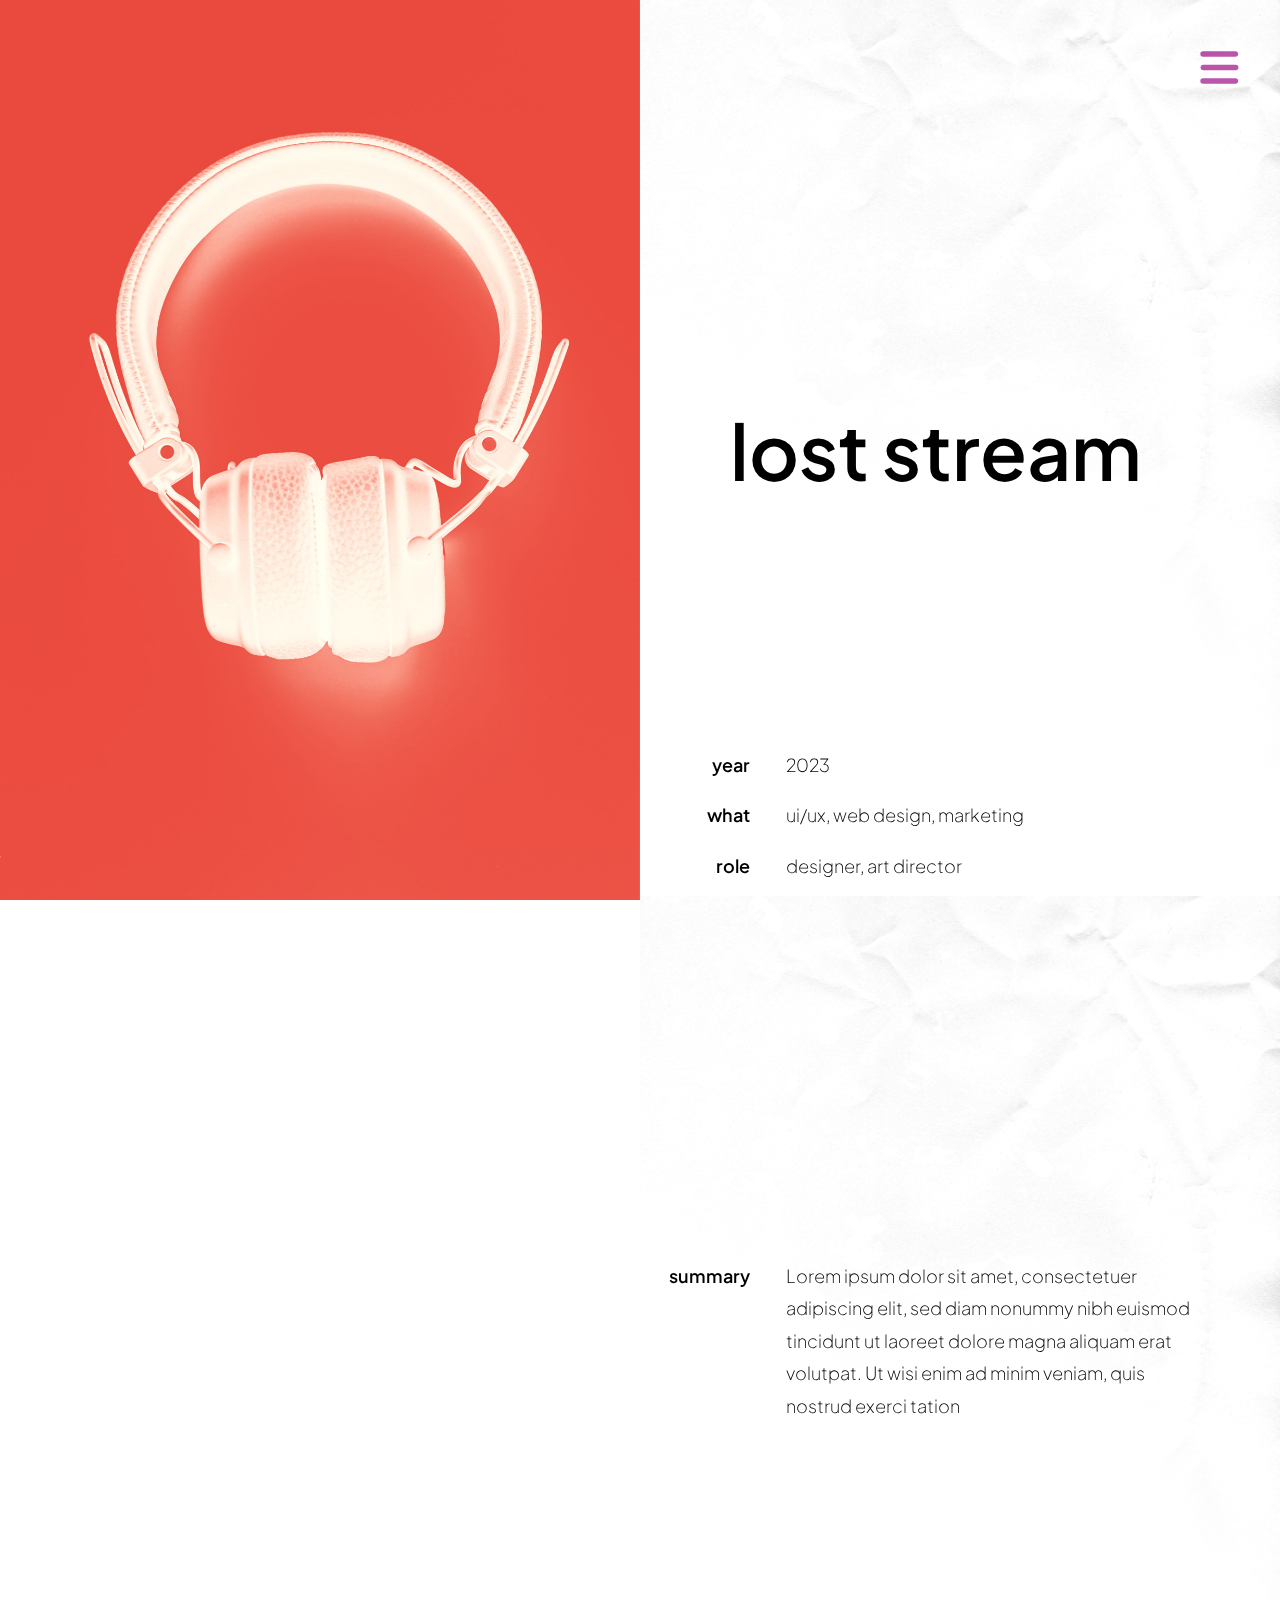
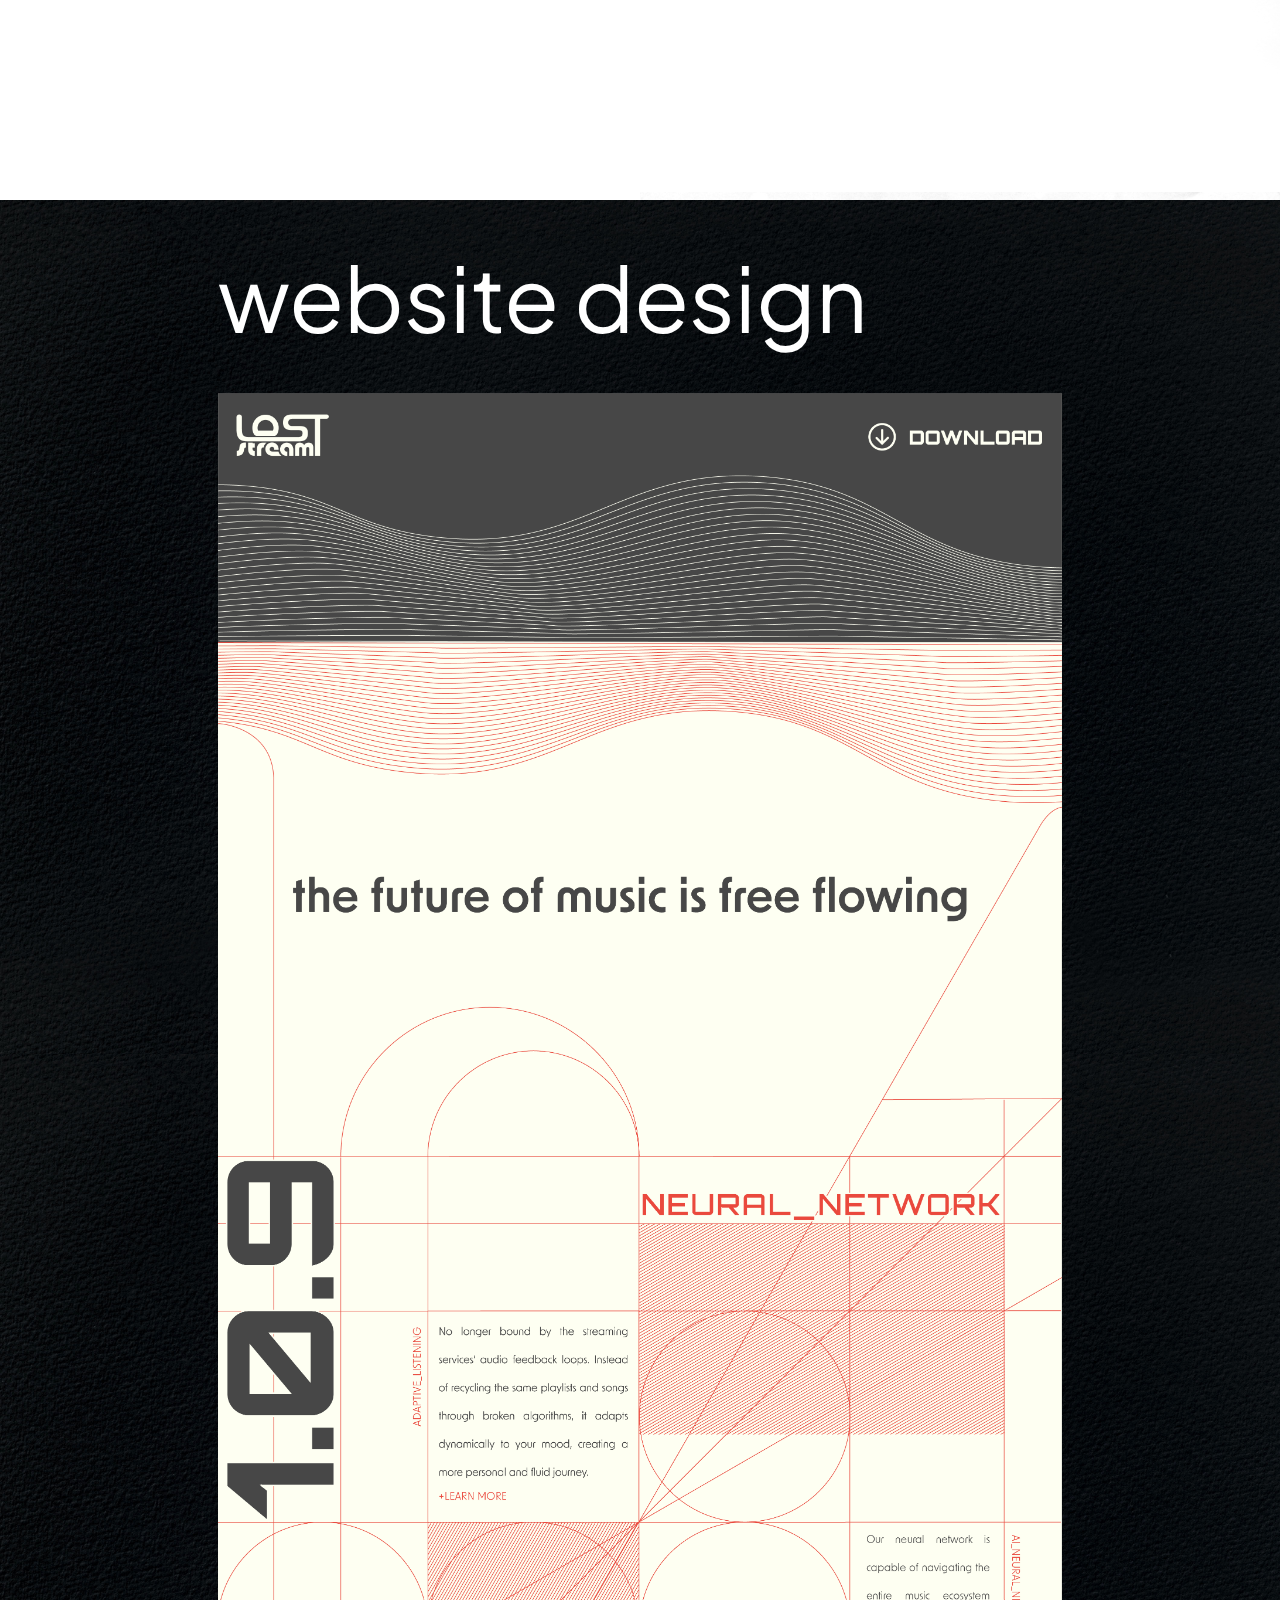
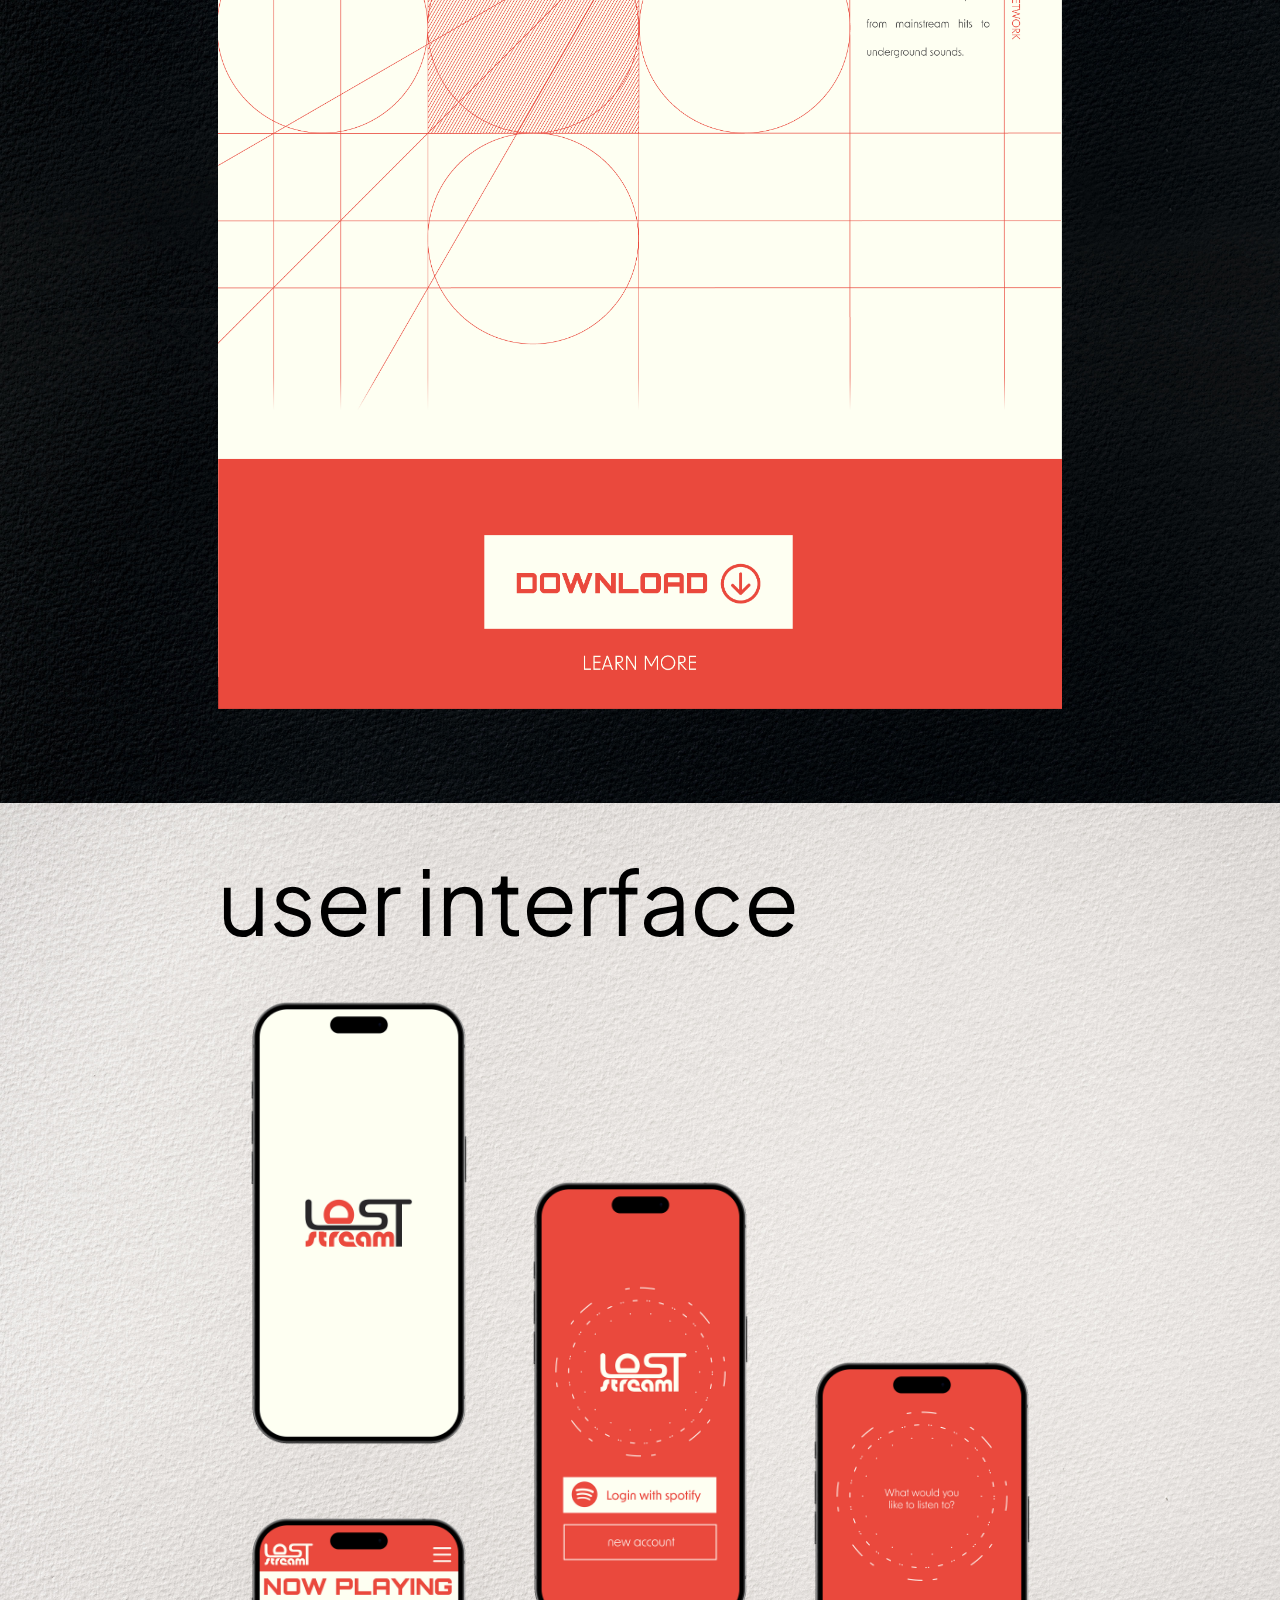
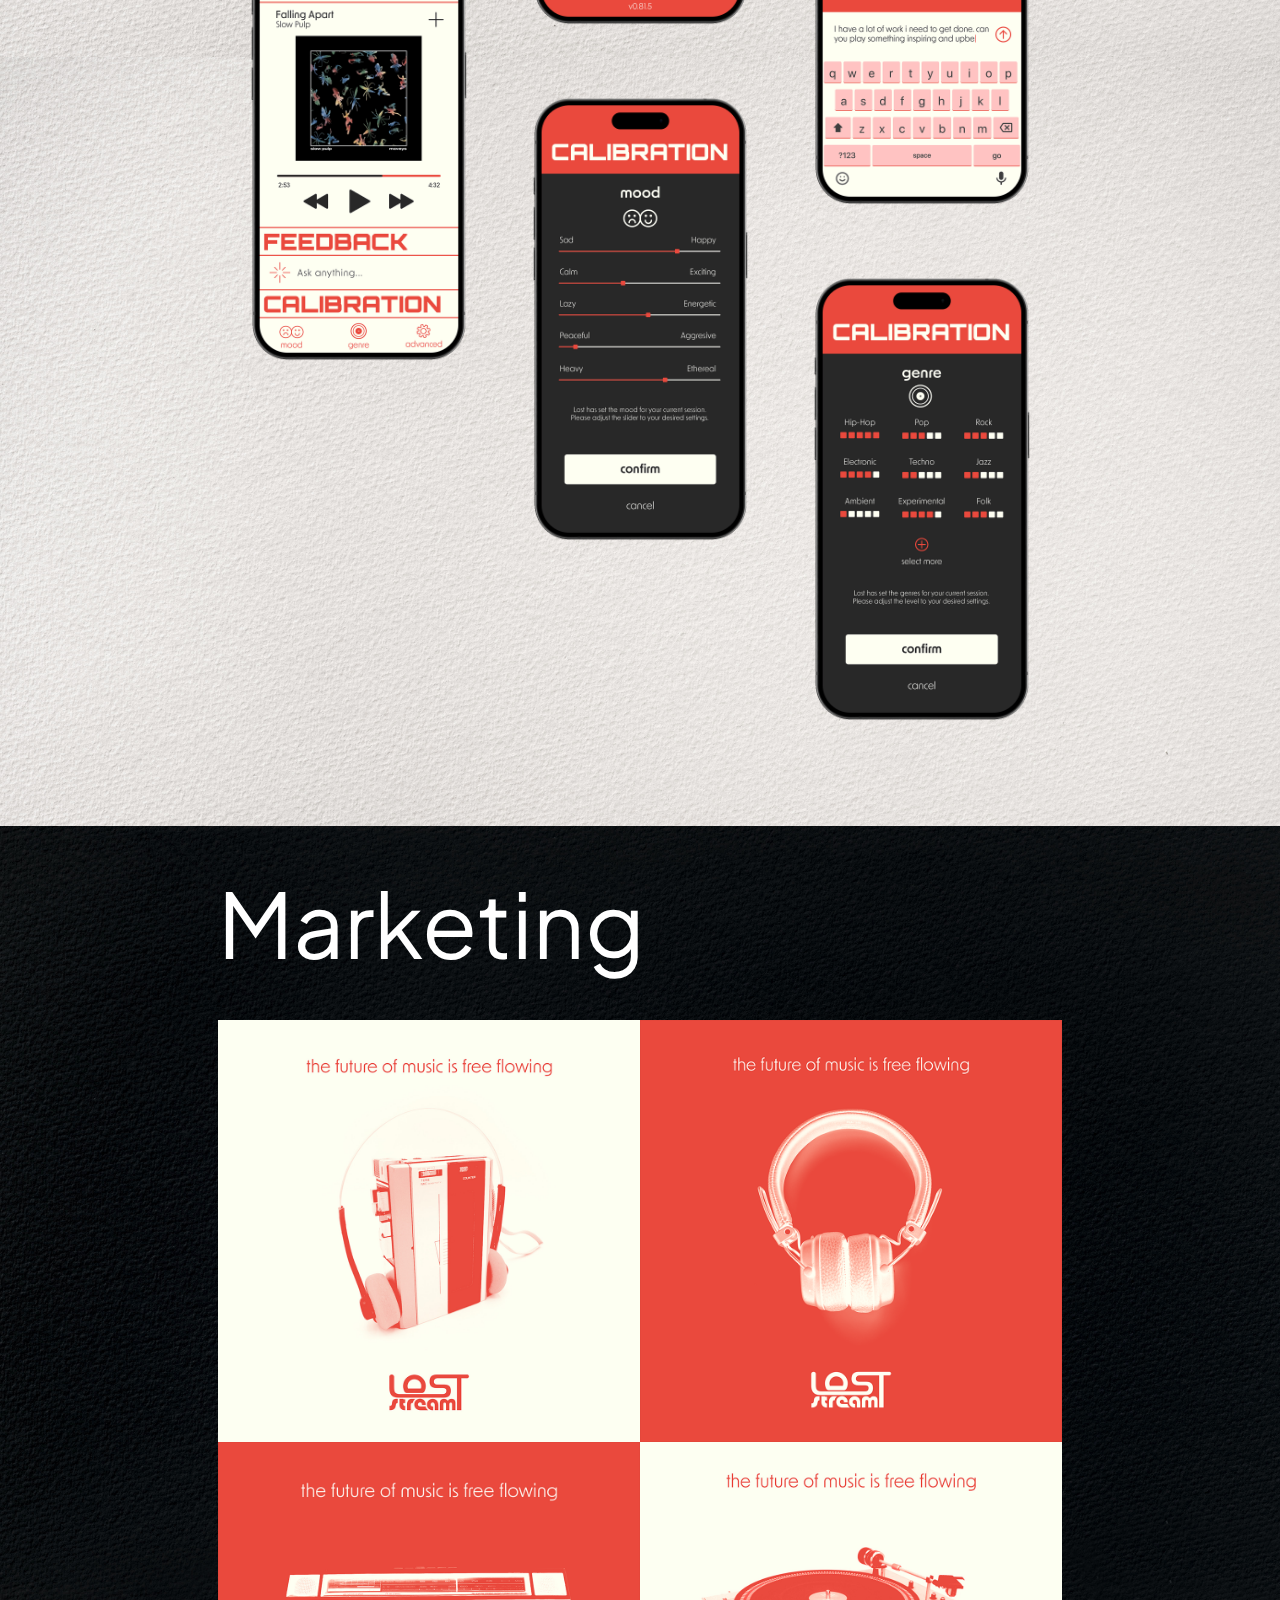
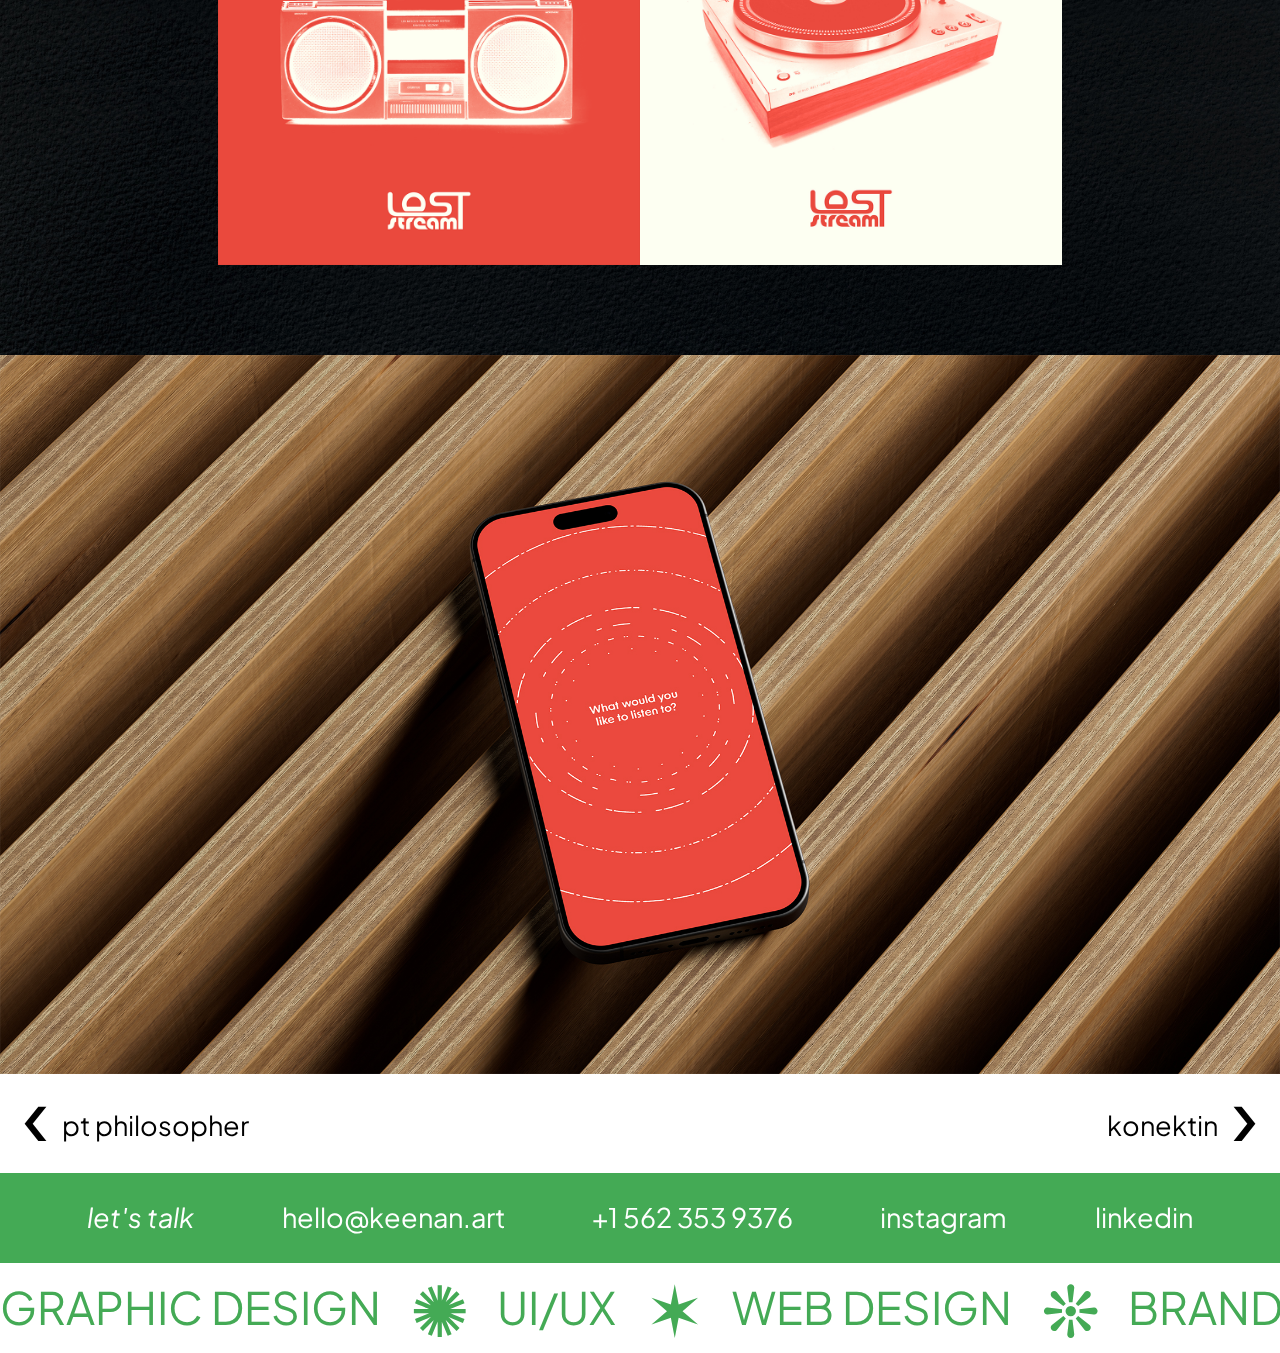
<file: lost_stream.html>
<!DOCTYPE html> 
<html lang="en" data-pgc-master="work.html"> 
    <head> 
        <meta charset="utf-8"> 
        <meta http-equiv="X-UA-Compatible" content="IE=edge"> 
        <meta name="viewport" content="width=device-width, initial-scale=1"> 
        <meta name="description" content="" data-pgc-field="description"> 
        <meta name="author" content=""> 
        <title data-pgc-field="title">Lost Stream | Keenan McHale</title>         
        <link href="css/theme.css" rel="stylesheet" type="text/css"> 
        <link href="css/style.css" rel="stylesheet"> 
        <link href="css/work.css" rel="stylesheet" type="text/css">
    </head>     
    <body>
        <header>
            <div>
                <div style="width: 10vw;">
                    <div class="menu-icon">
                        <label>
                            <input type="checkbox" id="menu-switch">
                            <svg viewBox="0 0 100 100" xmlns="http://www.w3.org/2000/svg">
                                <path class="line-1" d="M0 70l28-28c2-2 2-2 7-2h64"/>
                                <path class="line-2" d="M0 50h99"/>
                                <path class="line-3" d="M0 30l28 28c2 2 2 2 7 2h64"/>
                            </svg>
                        </label>
                    </div>
                </div>
            </div>
        </header>
        <div id="menu">
            <nav style="display: flex; justify-content: center;">
                <ul style="list-style-type: none; display: flex; flex-direction: column; align-items: center; min-width: 30vw;">
                    <li>
                        <a href="about.html">about</a>
                    </li>
                    <li>
                        <a href="index.html#work-list">work</a>
                    </li>
                    <li>
                        <a href="index.html#contact">contact</a>
                    </li>
                    <li>
                        <a href="index.html">home</a>
                    </li>
                </ul>
            </nav>
        </div>
        <section id="hero" style="display: flex;">
            <div class="hero-img" data-pgc-field="hero image" style="background-image: url('assets/lost_stream/hero.jpg'); background-position: center top; background-size: cover;">
</div>
            <div style="width: 50vw; background-image: url('assets/hero-paper.jpg'); background-size: contain;">
                <div style="height: 33.33vh;"></div>
                <div style="height: 33.33vh; display: flex; align-items: center;">
                    <div style="margin-left: 10vh; font-size: 6vw; font-weight: 600;" data-pgc-field="title">lost stream</div>
                </div>
                <div style="height: 33.33vh;" class="summary">
                    <div class="cat">year</div>
                    <div class="description" data-pgc-field="year">2023</div>
                    <div class="cat">what</div>
                    <div class="description" data-pgc-field="what">ui/ux, web design, marketing</div>
                    <div class="cat">role</div>
                    <div class="description" data-pgc-field="role">designer, art director</div>
                </div>
                <div style="height: 100vh; align-items: center; justify-content: center; display: flex;">
                    <div class="summary">
                        <div class="cat">summary</div>
                        <div class="description" data-pgc-field="summary">Lorem ipsum dolor sit amet, consectetuer adipiscing elit, sed diam nonummy nibh euismod tincidunt ut laoreet dolore magna aliquam erat volutpat. Ut wisi enim ad minim veniam, quis nostrud exerci tation </div>
                    </div>
                </div>
            </div>
        </section>
        <main data-pgc-field="content">
            <section id="website">
                <div class="bg-black bg-center">
                    <div class="center-content">
                        <div class="title">website design</div>
                        <img src="assets/lost_stream/website.webp" style="max-width: 100%;">
                    </div>
                </div>
            </section>
            <section id="app">
                <div class="bg-center bg-white">
                    <div class="center-content">
                        <div class="title" style="color: #000000;">user interface</div>
                        <div style="display: flex; flex-direction: row; width: 100%;">
                            <div class="app-cascade">
                                <img src="assets/lost_stream/1-splash.png" style="max-width: 100%;">
                                <img src="assets/lost_stream/4-now_playing.png">
                            </div>
                            <div class="app-cascade" style="padding-top: 20vh;">
                                <img src="assets/lost_stream/2-login.png" style="max-width: 100%;">
                                <img src="assets/lost_stream/5-mood.png" style="max-width: 100%;">
                            </div>
                            <div class="app-cascade" style="padding-top: 40vh;">
                                <img src="assets/lost_stream/3-chat.png" style="max-width: 100%;">
                                <img src="assets/lost_stream/6-genre.png" style="max-width: 100%; padding-bottom: 0;">
                            </div>
                        </div>
                    </div>
                </div>
            </section>
            <section id="ads">
                <div class="bg-black bg-center">
                    <div class="center-content">
                        <div class="title">Marketing</div>
                        <div style="display: grid; grid-template-columns: 1fr 1fr;">
                            <img src="assets/lost_stream/ad_cassette.webp">
                            <img src="assets/lost_stream/ad_headphones.webp">
                            <img src="assets/lost_stream/ad_boombox.webp">
                            <img src="assets/lost_stream/ad_turntable.webp">
                        </div>
                    </div>
                </div>
            </section>
            <section id="closer">
                <div>
                    <img src="assets/lost_stream/phone_table.jpg" style="width: 100%;">
                </div>
            </section>
        </main>
        <footer>
            <section id="navigate" style="display: grid; grid-template-columns: 50% 50%;">
                <div class="footer-nav"><a href="pt_philosopher.html" style="display: flex; align-items: center;" data-pgc-field="prev"><div style="font-size: 10vh; margin-top: -3vh; margin-left: 1vw;">‹</div><div class="footer-nav-title" data-pgc-field="prev title">pt philosopher</div></a>
                </div>
                <div class="footer-nav" style="justify-content: flex-end;"><a href="konektin.html" style="text-align: right; display: flex; align-items: center; justify-content: flex-end;" data-pgc-field="next"><div class="footer-nav-title" data-pgc-field="next title">konektin</div><div style="font-size: 10vh; margin-top: -3vh; margin-right: 1vw;">›</div></a>
                </div>
            </section>
            <section id="contact" style="background-color: var(--spring-green); display: block;">
                <div style="font-size: 3vh; color: #fff; display: flex; justify-content: space-evenly; height: 10vh; align-items: center;">
                    <div style="font-style: italic;">let's talk</div>
                    <div>hello@keenan.art</div>
                    <div>+1 562 353 9376</div>
                    <div>instagram</div>
                    <div>linkedin</div>
                </div>
            </section>
            <div class="outer-marq" style="height: 10vh;">
                <div class="inner-marq"><span class="inner-marq-txt">GRAPHIC DESIGN</span><span class="inner-marq-symb"> ✺ </span><span class="inner-marq-txt">UI/UX</span><span class="inner-marq-symb"> ✶ </span><span class="inner-marq-txt">WEB DESIGN</span><span class="inner-marq-symb"> ❊ </span><span class="inner-marq-txt">BRAND IDENTITY</span><span class="inner-marq-symb"> ✴ </span><span class="inner-marq-txt">MARKETING</span><span class="inner-marq-symb"> ❉ </span>
                </div>
                <div class="inner-marq"><span class="inner-marq-txt">GRAPHIC DESIGN</span><span class="inner-marq-symb"> ✺ </span><span class="inner-marq-txt">UI/UX</span><span class="inner-marq-symb"> ✶ </span><span class="inner-marq-txt">WEB DESIGN</span><span class="inner-marq-symb"> ❊ </span><span class="inner-marq-txt">BRAND IDENTITY</span><span class="inner-marq-symb"> ✴ </span><span class="inner-marq-txt">MARKETING</span><span class="inner-marq-symb"> ❉ </span>
                </div>
            </div>
        </footer>
        <script>
            const menuSwitch = document.getElementById('menu-switch');
            const menu = document.getElementById('menu');
            menuSwitch.onchange = () => {
                if (menuSwitch.checked) {
                menu.style.display = 'flex';      // make visible
                requestAnimationFrame(() => {      // allow browser to register the display change
                    menu.style.opacity = '1';        // fade in
                });
                } else {
                menu.style.opacity = '0';          // fade out
                setTimeout(() => {                 // wait for transition to finish
                    if (!menuSwitch.checked) menu.style.display = 'none';
                }, 600);                           // match transition duration (0.4s)
                }
            };
        </script>
    </body>     
</html>
</file>
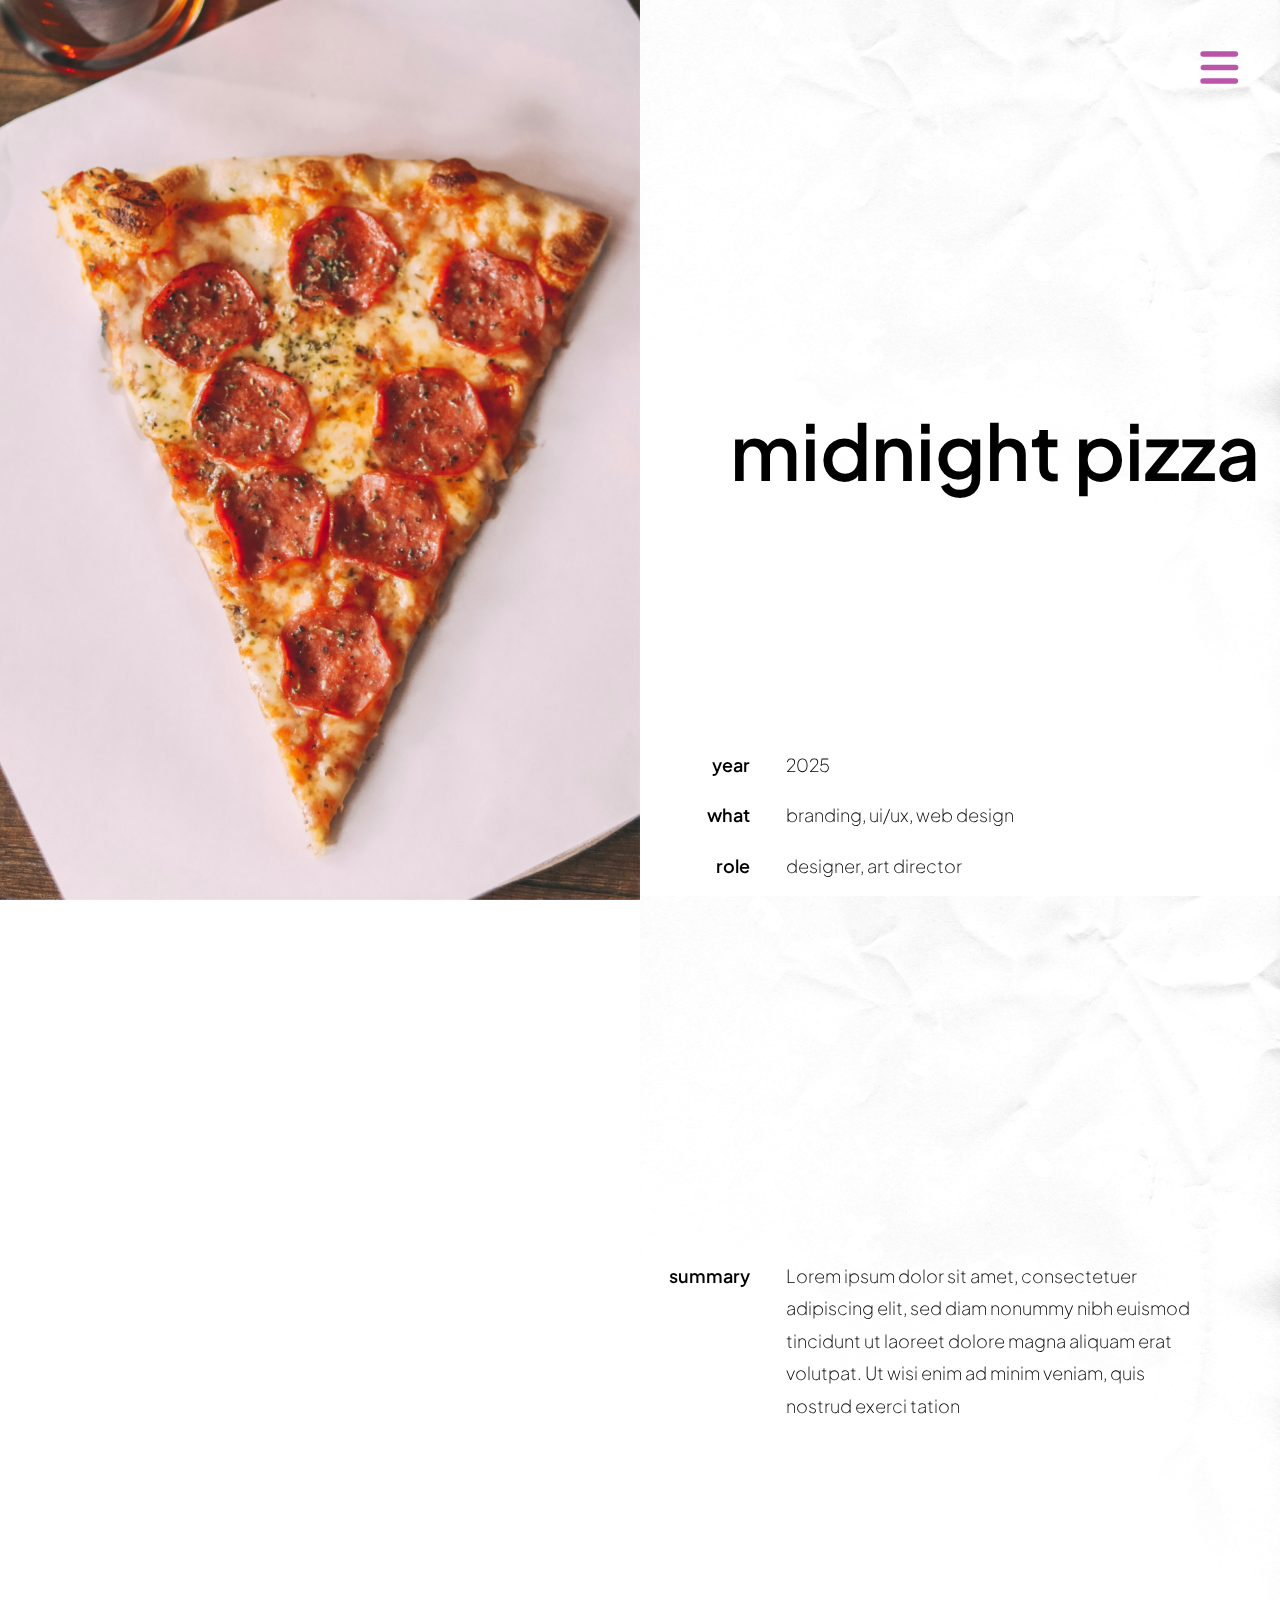
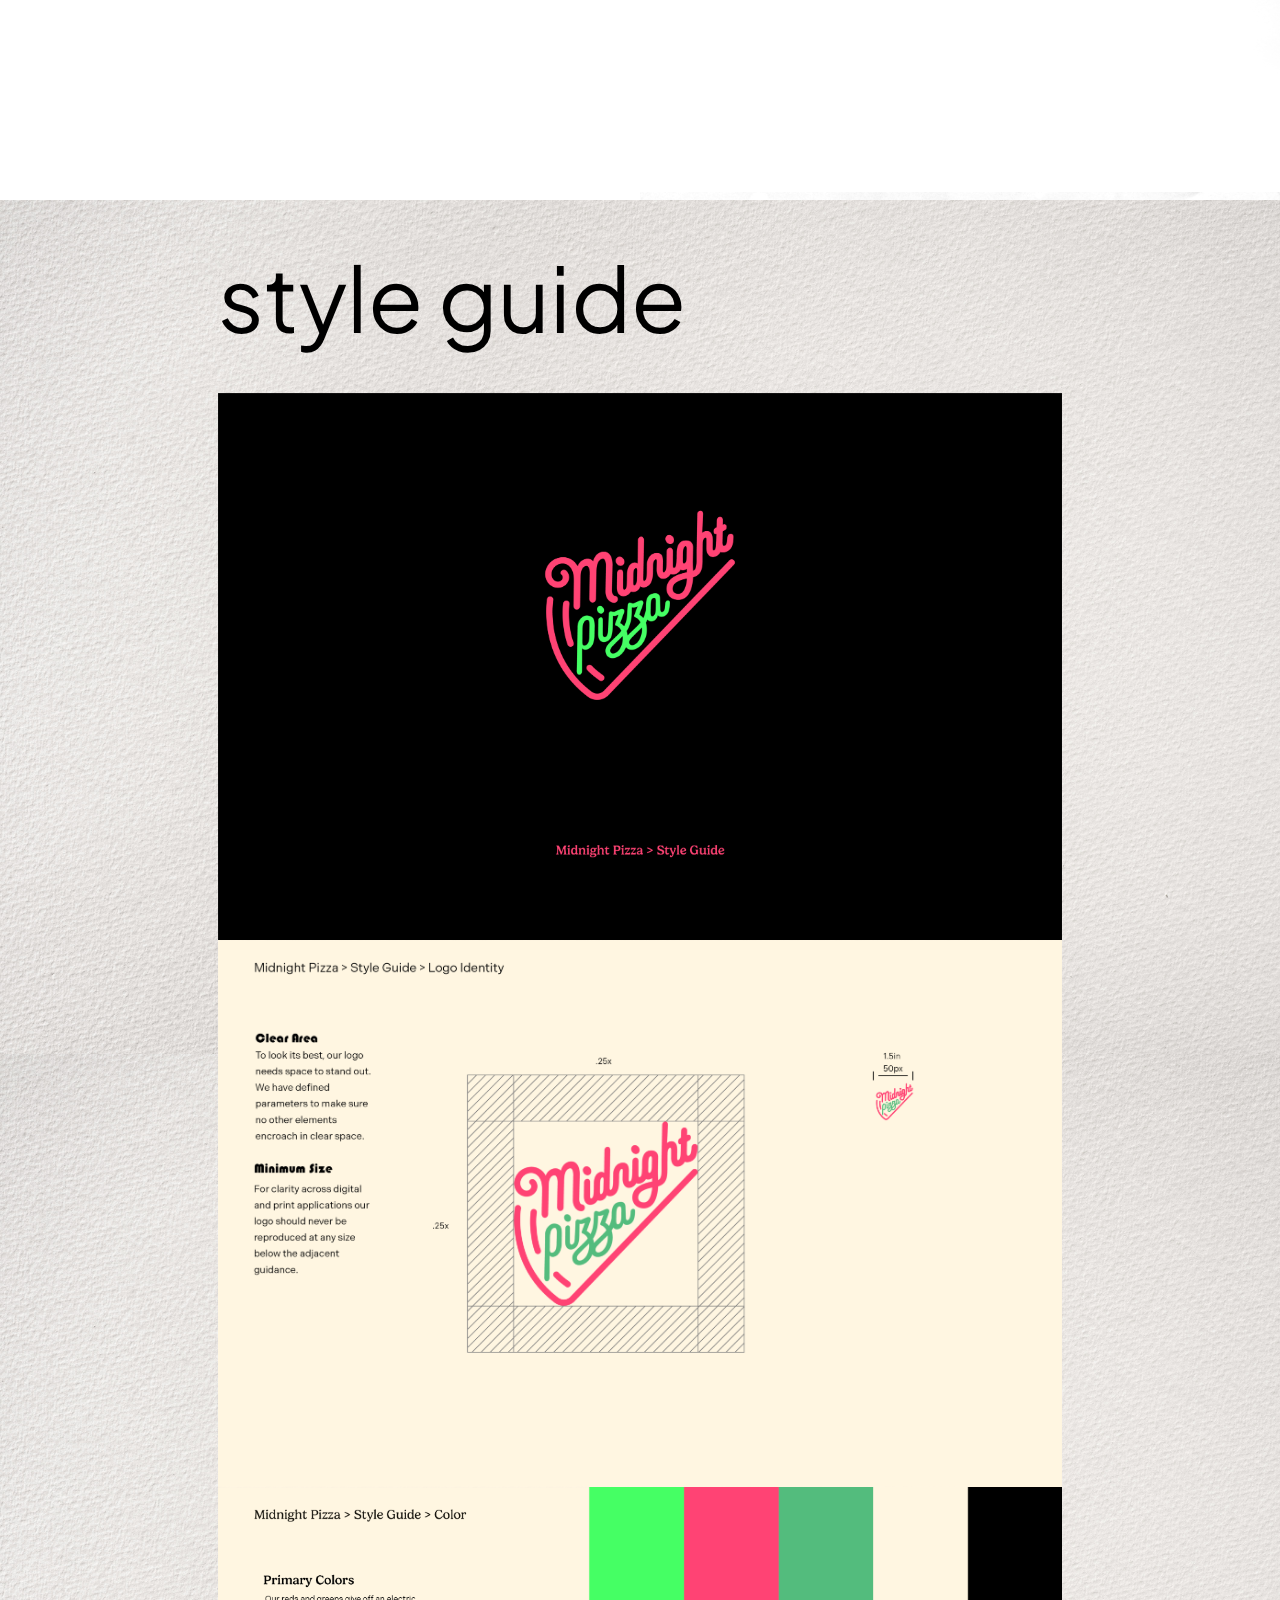
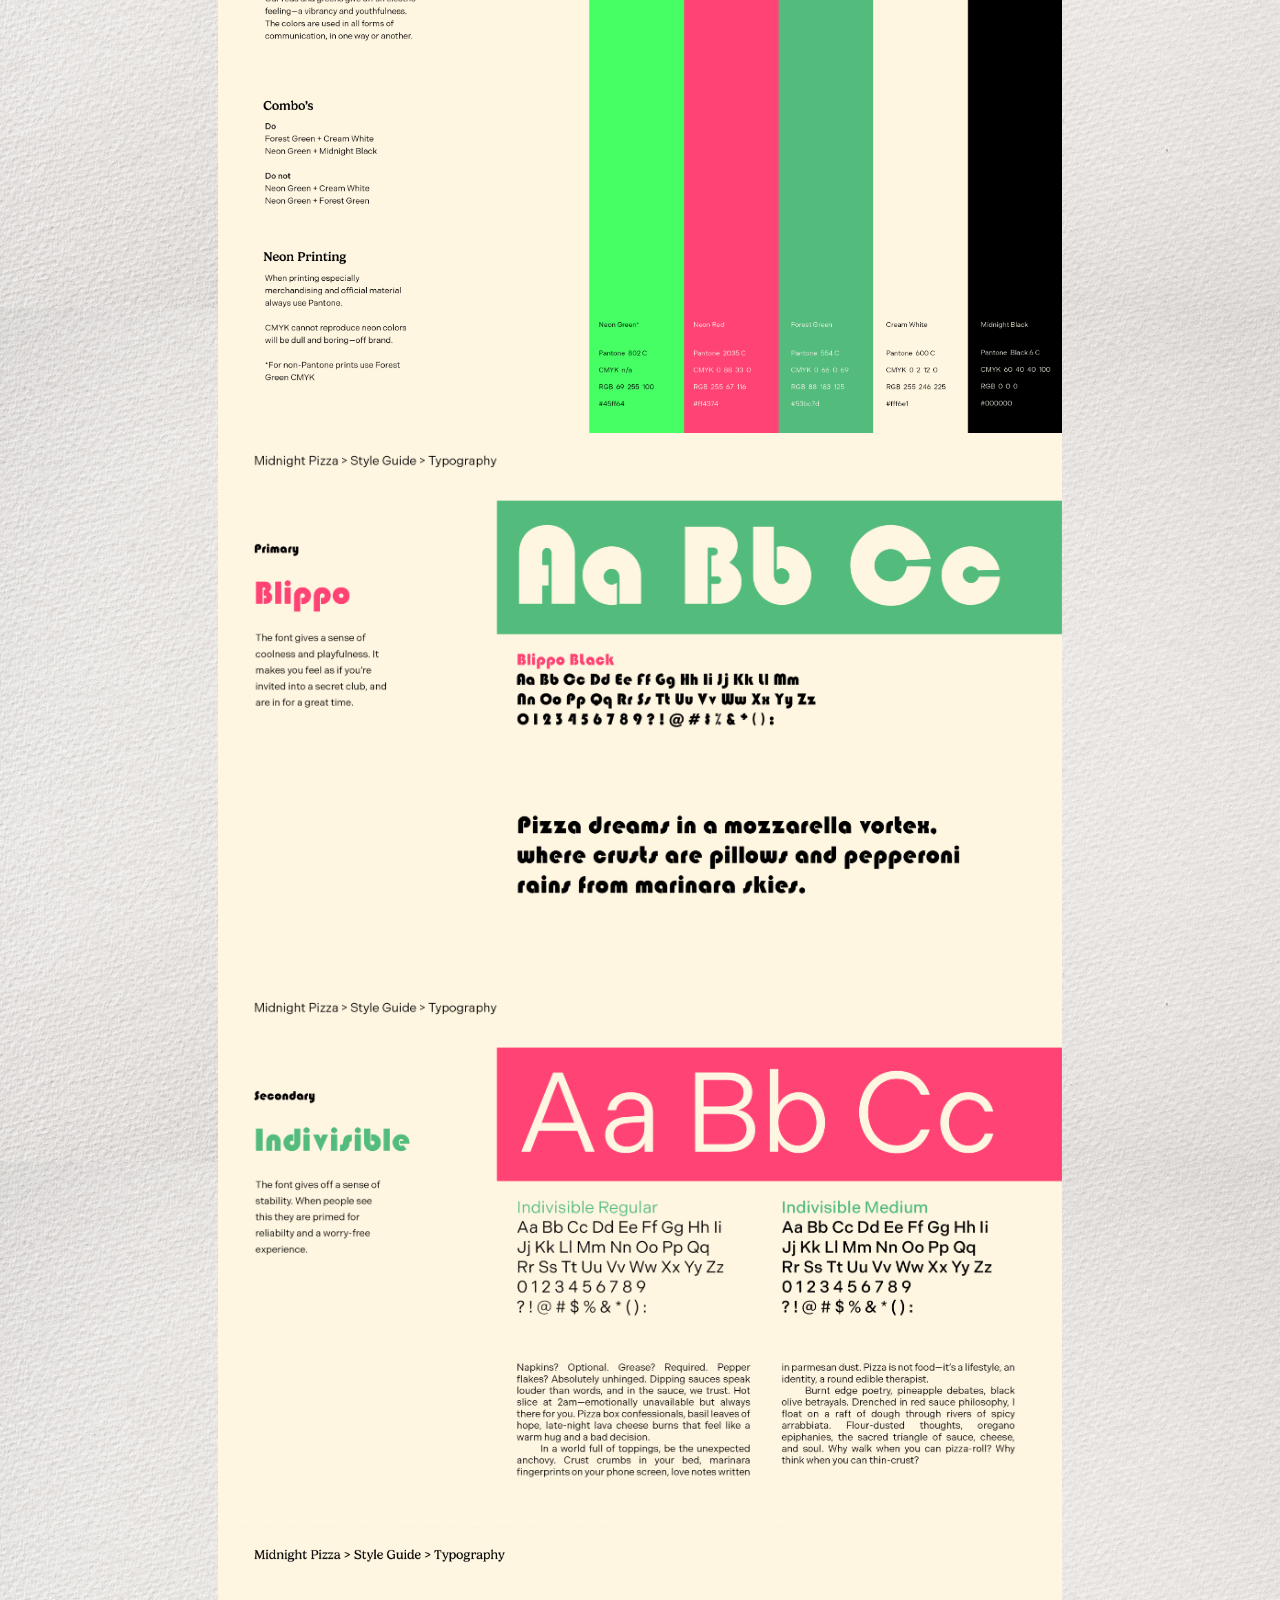
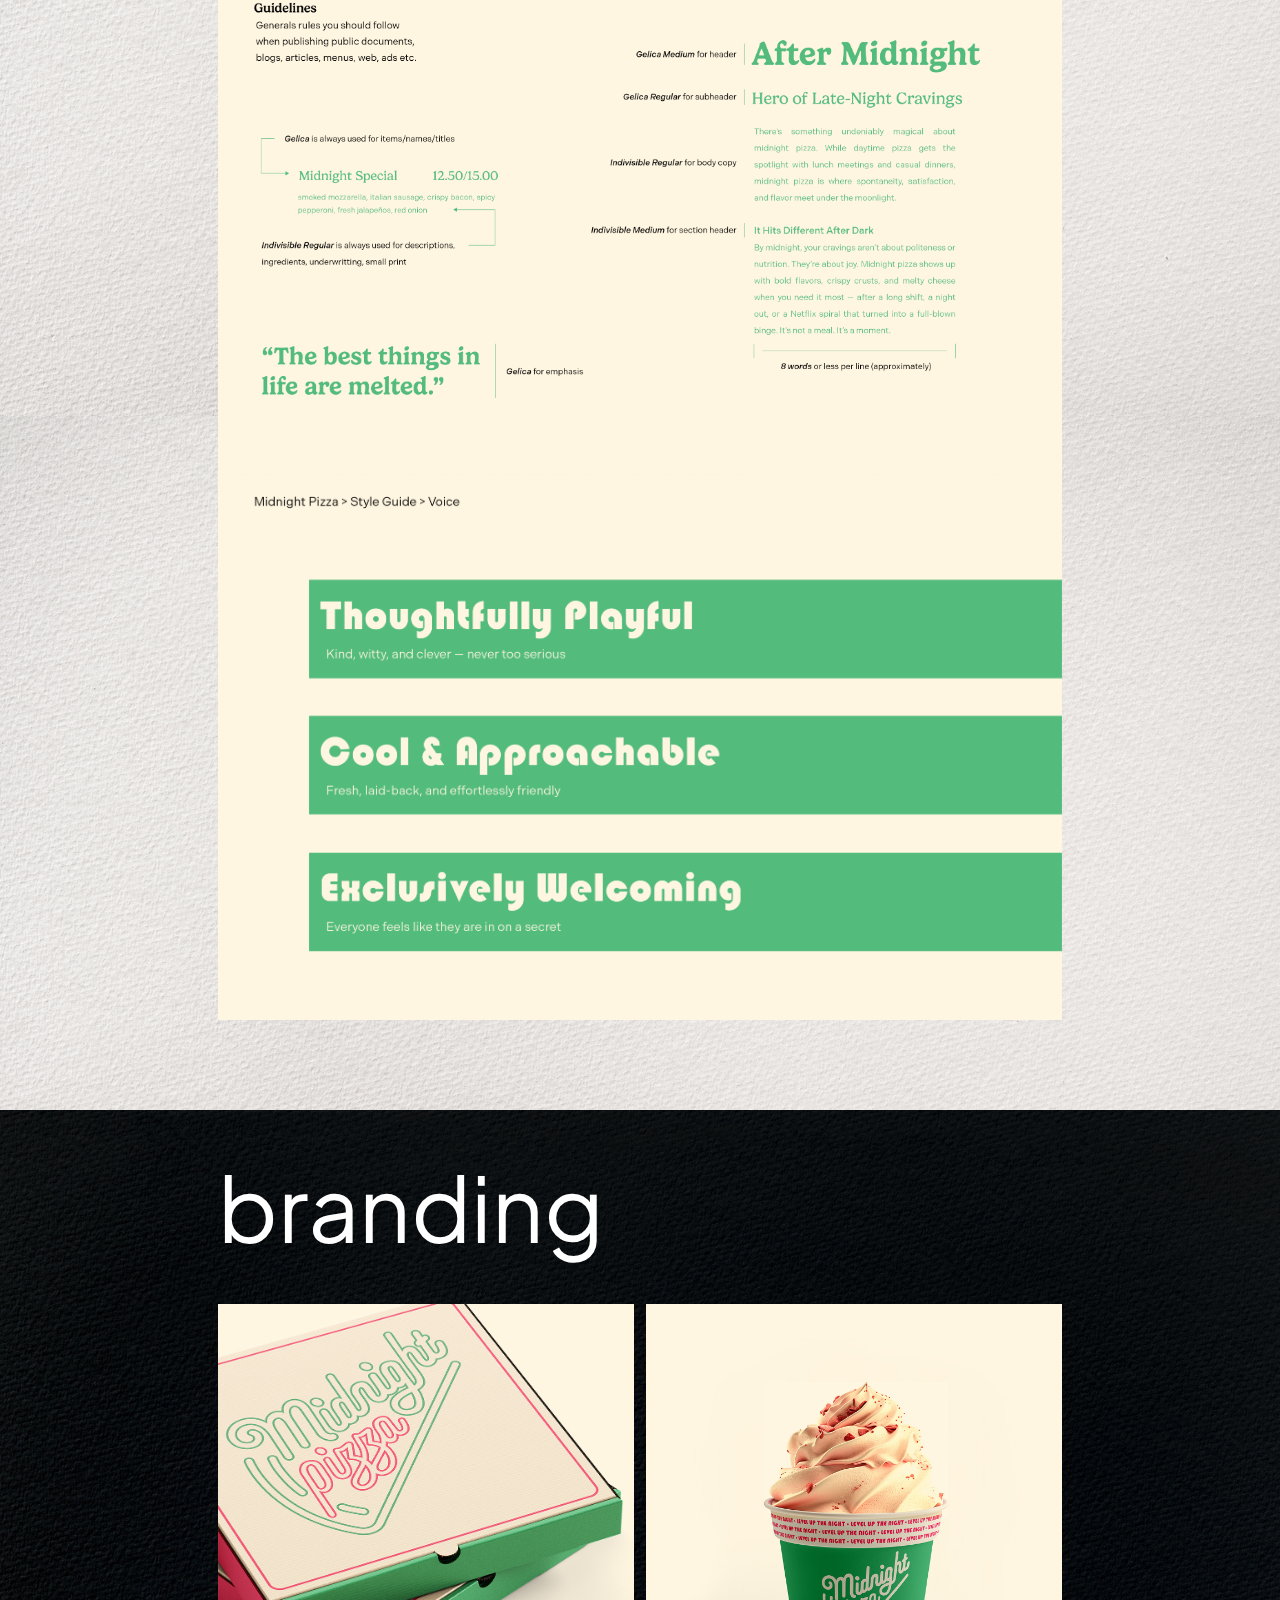
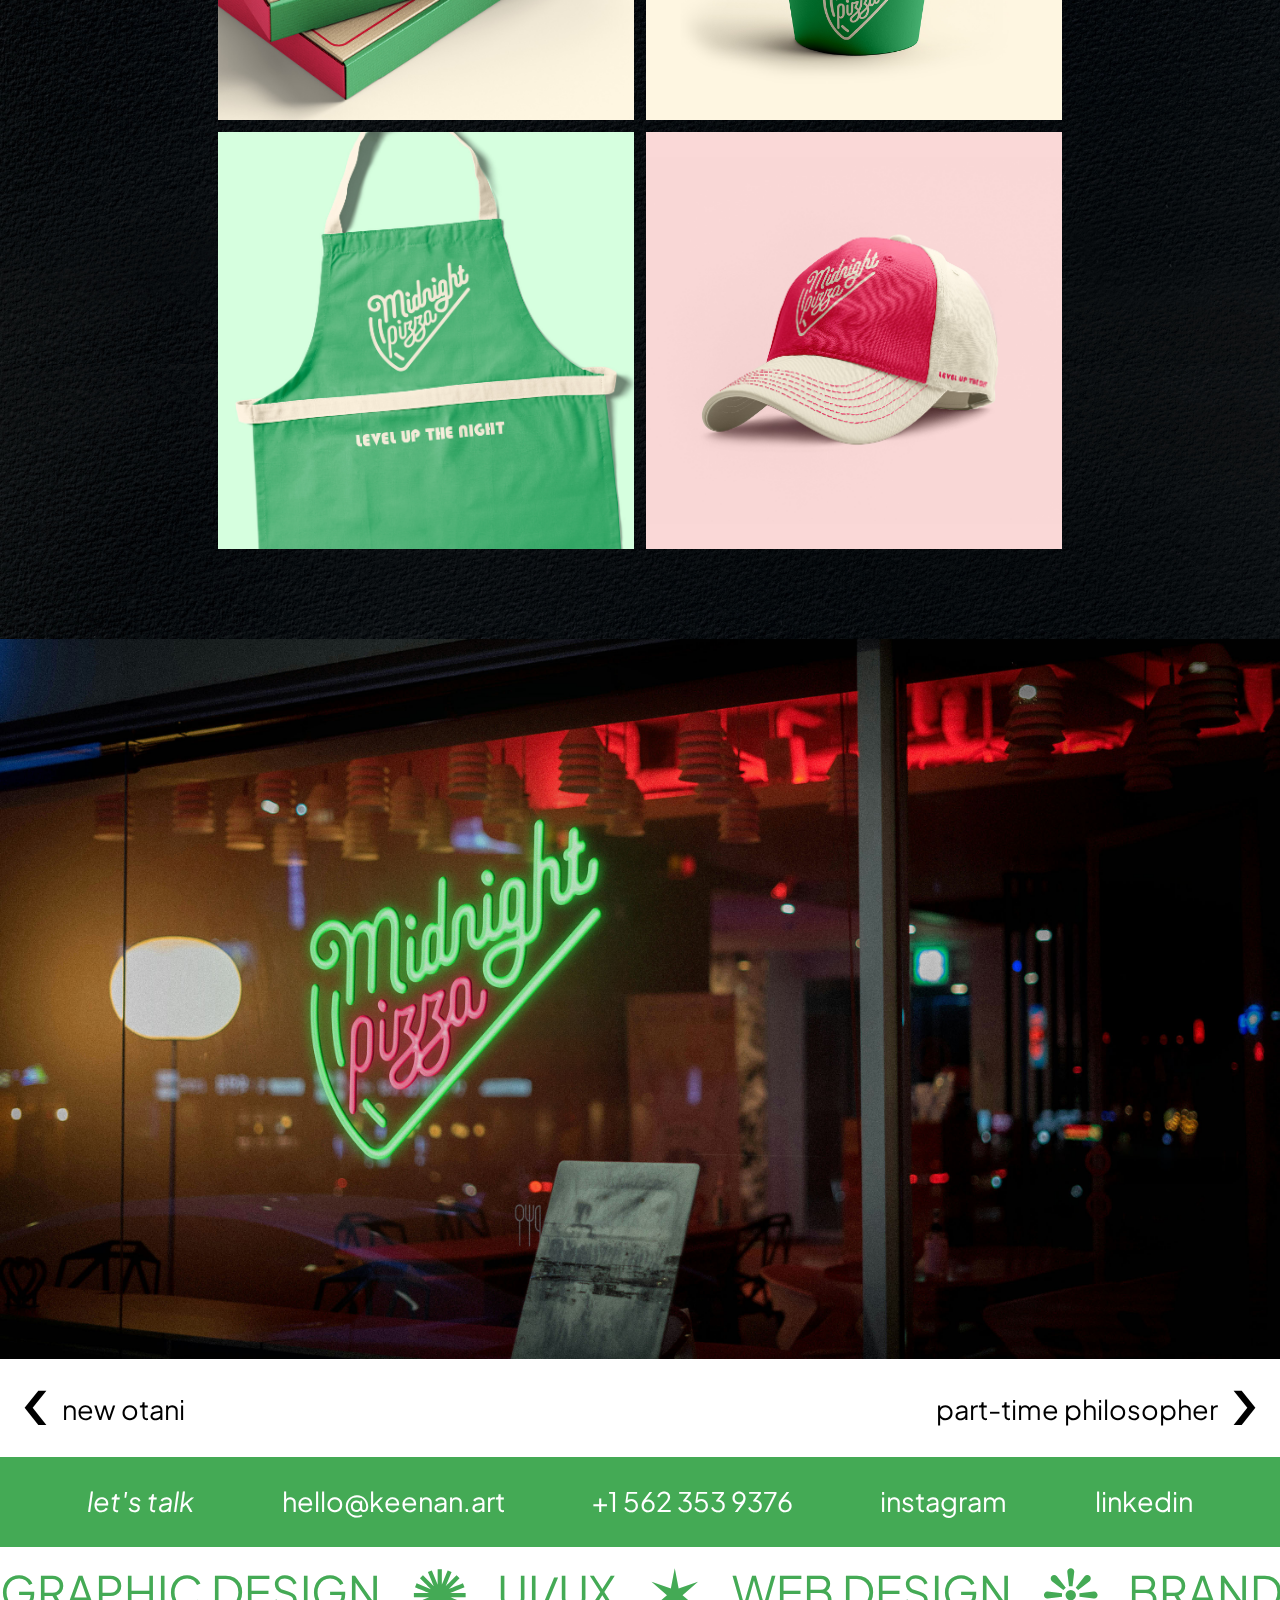
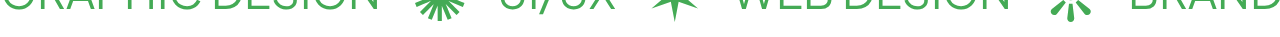
<file: midnight_pizza.html>
<!DOCTYPE html> 
<html lang="en" data-pgc-master="work.html"> 
    <head> 
        <meta charset="utf-8"> 
        <meta http-equiv="X-UA-Compatible" content="IE=edge"> 
        <meta name="viewport" content="width=device-width, initial-scale=1"> 
        <meta name="description" content="" data-pgc-field="description"> 
        <meta name="author" content=""> 
        <title data-pgc-field="title">Keenan McHale | Midnight Pizza</title>         
        <link href="css/theme.css" rel="stylesheet" type="text/css"> 
        <link href="css/style.css" rel="stylesheet"> 
        <link href="css/work.css" rel="stylesheet" type="text/css">
    </head>     
    <body>
        <header>
            <div>
                <div style="width: 10vw;">
                    <div class="menu-icon">
                        <label>
                            <input type="checkbox" id="menu-switch">
                            <svg viewBox="0 0 100 100" xmlns="http://www.w3.org/2000/svg">
                                <path class="line-1" d="M0 70l28-28c2-2 2-2 7-2h64"/>
                                <path class="line-2" d="M0 50h99"/>
                                <path class="line-3" d="M0 30l28 28c2 2 2 2 7 2h64"/>
                            </svg>
                        </label>
                    </div>
                </div>
            </div>
        </header>
        <div id="menu">
            <nav style="display: flex; justify-content: center;">
                <ul style="list-style-type: none; display: flex; flex-direction: column; align-items: center; min-width: 30vw;">
                    <li>
                        <a href="/about.html">about</a>
                    </li>
                    <li>
                        <a href="/index.html#work-list">work</a>
                    </li>
                    <li>
                        <a href="/index.html#contact">contact</a>
                    </li>
                    <li>
                        <a href="/index.html">home</a>
                    </li>
                </ul>
            </nav>
        </div>
        <section id="hero" style="display: flex;">
            <div class="hero-img" data-pgc-field="hero image" style="background-image: url('assets/midnight_pizza/hero.jpg'); background-position: center bottom; background-size: cover;">
</div>
            <div style="width: 50vw; background-image: url('assets/hero-paper.jpg'); background-size: contain;">
                <div style="height: 33.33vh;"></div>
                <div style="height: 33.33vh; display: flex; align-items: center;">
                    <div style="margin-left: 10vh; font-size: 6vw; font-weight: 600;" data-pgc-field="title">midnight pizza</div>
                </div>
                <div style="height: 33.33vh;" class="summary">
                    <div class="cat">year</div>
                    <div class="description" data-pgc-field="year">2025</div>
                    <div class="cat">what</div>
                    <div class="description" data-pgc-field="what">branding, ui/ux, web design</div>
                    <div class="cat">role</div>
                    <div class="description" data-pgc-field="role">designer, art director</div>
                </div>
                <div style="height: 100vh; align-items: center; justify-content: center; display: flex;">
                    <div class="summary">
                        <div class="cat">summary</div>
                        <div class="description" data-pgc-field="summary">Lorem ipsum dolor sit amet, consectetuer adipiscing elit, sed diam nonummy nibh euismod tincidunt ut laoreet dolore magna aliquam erat volutpat. Ut wisi enim ad minim veniam, quis nostrud exerci tation </div>
                    </div>
                </div>
            </div>
        </section>
        <main data-pgc-field="content">
            <div class="bg-center bg-white">
                <div class="center-content">
                    <div class="title">style guide</div>
                    <div style="display: flex; width: 100%; flex-direction: column;">
                        <img src="assets/midnight_pizza/logo.webp">
                        <img src="assets/midnight_pizza/clear_area.webp">
                        <img src="assets/midnight_pizza/color.webp">
                        <img src="assets/midnight_pizza/typography_primary.webp">
                        <img src="assets/midnight_pizza/typography_secondary.webp">
                        <img src="assets/midnight_pizza/type_guidelines.webp">
                        <img src="assets/midnight_pizza/voice.webp">
                    </div>
                </div>
            </div>
            <div class="bg-black bg-center">
                <div class="center-content">
                    <div class="title">branding</div>
                    <div style="display: grid; grid-template-columns: 1fr 1fr; row-gap: 12px; column-gap: 12px;">
                        <img src="assets/midnight_pizza/pizza_box.jpg">
                        <img src="assets/midnight_pizza/ice_cream.jpg">
                        <img src="assets/midnight_pizza/apron.jpg">
                        <img src="assets/midnight_pizza/hat.jpg">
                    </div>
                </div>
            </div>
            <section id="closer">
                <div>
                    <img src="assets/midnight_pizza/store_front.jpg" style="width: 100%;">
                </div>
            </section>
        </main>
        <footer>
            <section id="navigate" style="display: grid; grid-template-columns: 50% 50%;">
                <div class="footer-nav"><a href="/new_otani.html" style="display: flex; align-items: center;" data-pgc-field="prev"><div style="font-size: 10vh; margin-top: -3vh; margin-left: 1vw;">‹</div><div class="footer-nav-title" data-pgc-field="prev title">new otani</div></a>
                </div>
                <div class="footer-nav" style="justify-content: flex-end;"><a href="/pt_philosopher.html" style="text-align: right; display: flex; align-items: center; justify-content: flex-end;" data-pgc-field="next"><div class="footer-nav-title" data-pgc-field="next title">part-time philosopher</div><div style="font-size: 10vh; margin-top: -3vh; margin-right: 1vw;">›</div></a>
                </div>
            </section>
            <section id="contact" style="background-color: var(--spring-green); display: block;">
                <div style="font-size: 3vh; color: #fff; display: flex; justify-content: space-evenly; height: 10vh; align-items: center;">
                    <div style="font-style: italic;">let's talk</div>
                    <div>hello@keenan.art</div>
                    <div>+1 562 353 9376</div>
                    <div>instagram</div>
                    <div>linkedin</div>
                </div>
            </section>
            <div class="outer-marq" style="height: 10vh;">
                <div class="inner-marq"><span class="inner-marq-txt">GRAPHIC DESIGN</span><span class="inner-marq-symb"> ✺ </span><span class="inner-marq-txt">UI/UX</span><span class="inner-marq-symb"> ✶ </span><span class="inner-marq-txt">WEB DESIGN</span><span class="inner-marq-symb"> ❊ </span><span class="inner-marq-txt">BRAND IDENTITY</span><span class="inner-marq-symb"> ✴ </span><span class="inner-marq-txt">MARKETING</span><span class="inner-marq-symb"> ❉ </span>
                </div>
                <div class="inner-marq"><span class="inner-marq-txt">GRAPHIC DESIGN</span><span class="inner-marq-symb"> ✺ </span><span class="inner-marq-txt">UI/UX</span><span class="inner-marq-symb"> ✶ </span><span class="inner-marq-txt">WEB DESIGN</span><span class="inner-marq-symb"> ❊ </span><span class="inner-marq-txt">BRAND IDENTITY</span><span class="inner-marq-symb"> ✴ </span><span class="inner-marq-txt">MARKETING</span><span class="inner-marq-symb"> ❉ </span>
                </div>
            </div>
        </footer>
        <script>
            const menuSwitch = document.getElementById('menu-switch');
            const menu = document.getElementById('menu');
            menuSwitch.onchange = () => {
                if (menuSwitch.checked) {
                menu.style.display = 'flex';      // make visible
                requestAnimationFrame(() => {      // allow browser to register the display change
                    menu.style.opacity = '1';        // fade in
                });
                } else {
                menu.style.opacity = '0';          // fade out
                setTimeout(() => {                 // wait for transition to finish
                    if (!menuSwitch.checked) menu.style.display = 'none';
                }, 600);                           // match transition duration (0.4s)
                }
            };
        </script>
    </body>     
</html>
</file>
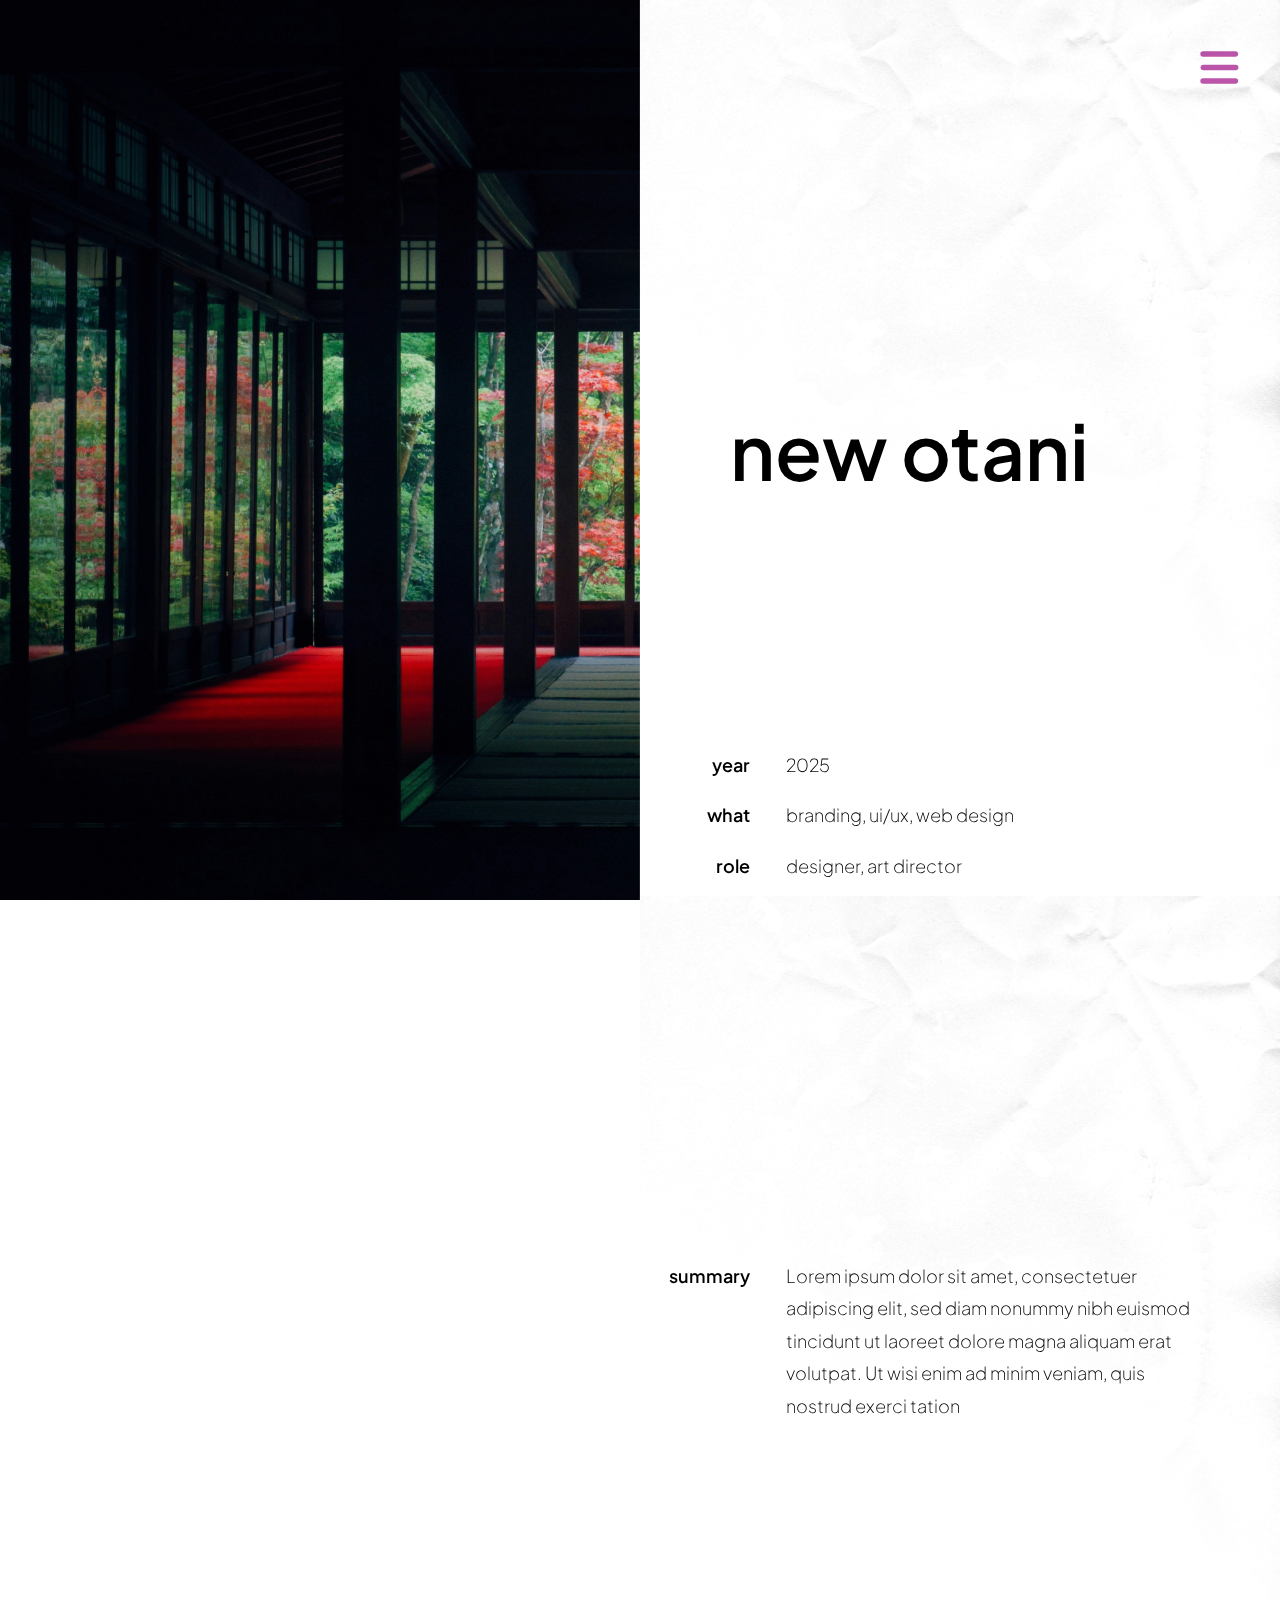
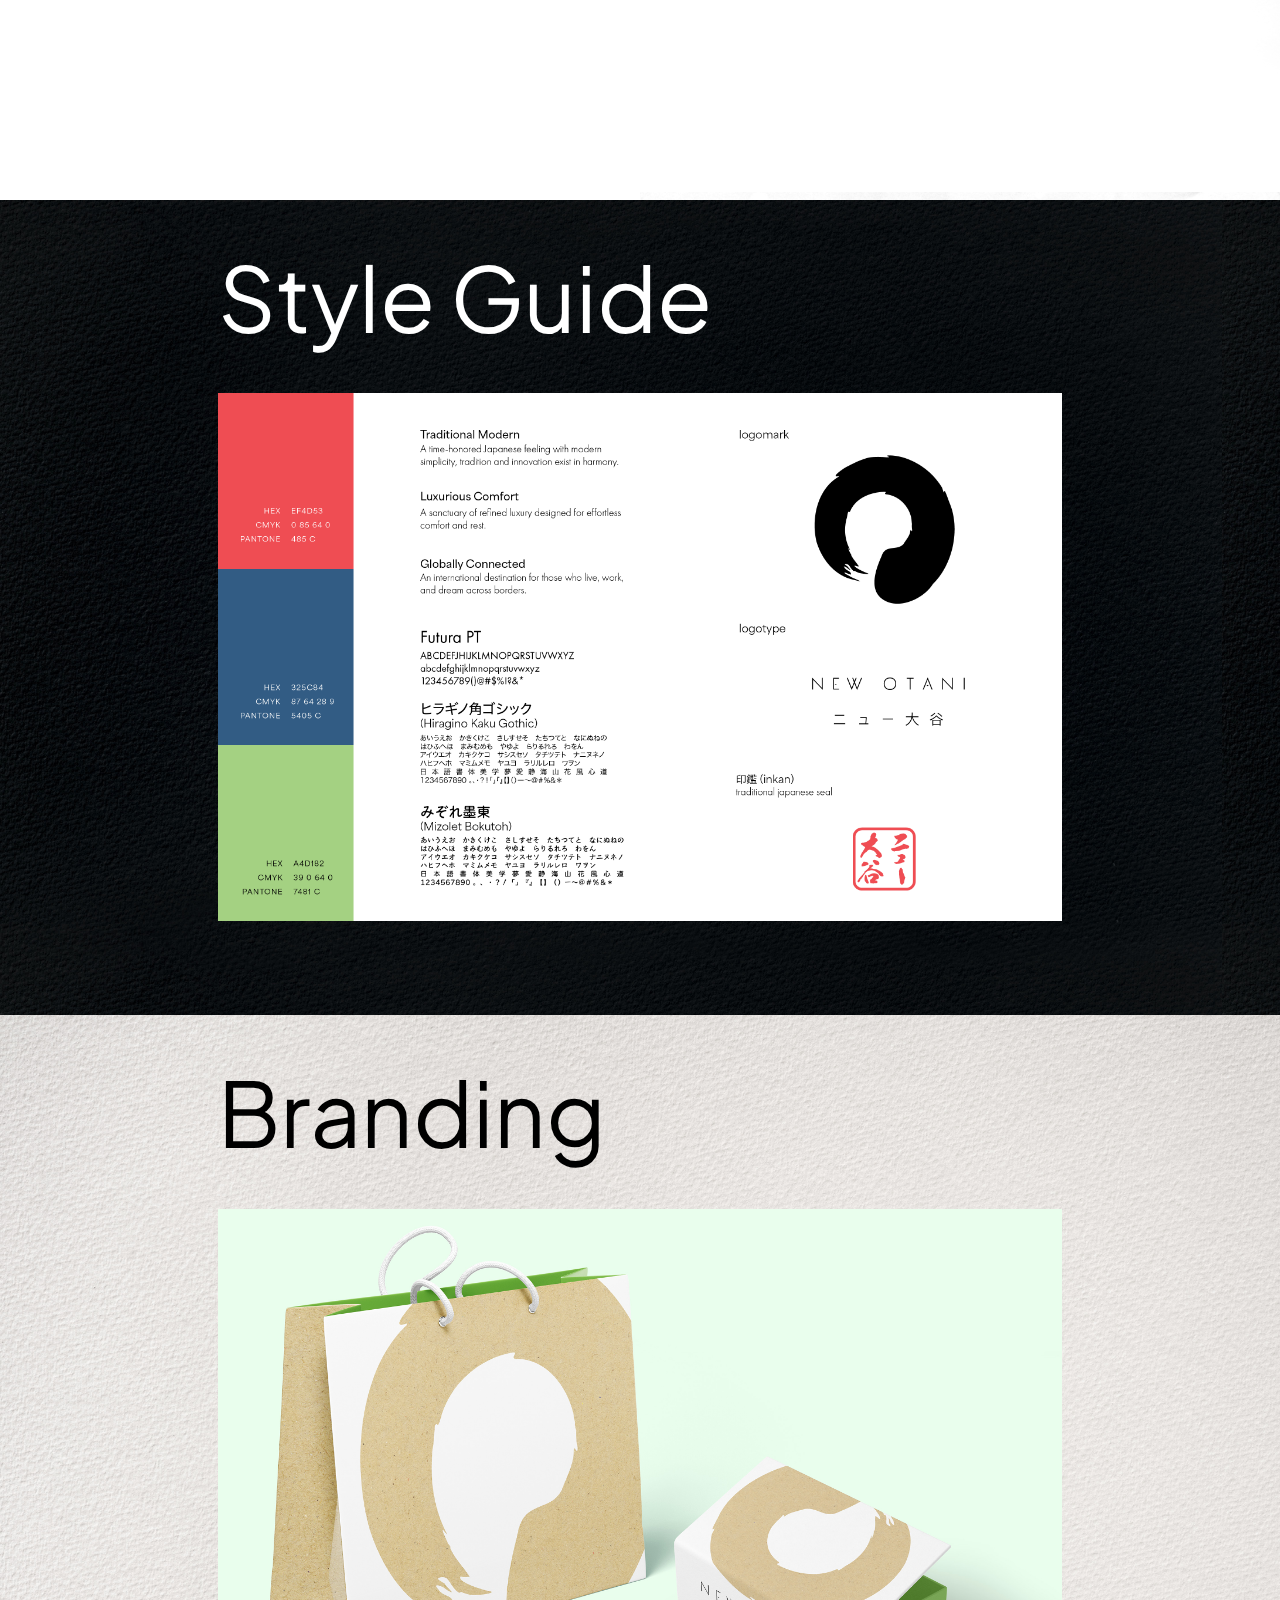
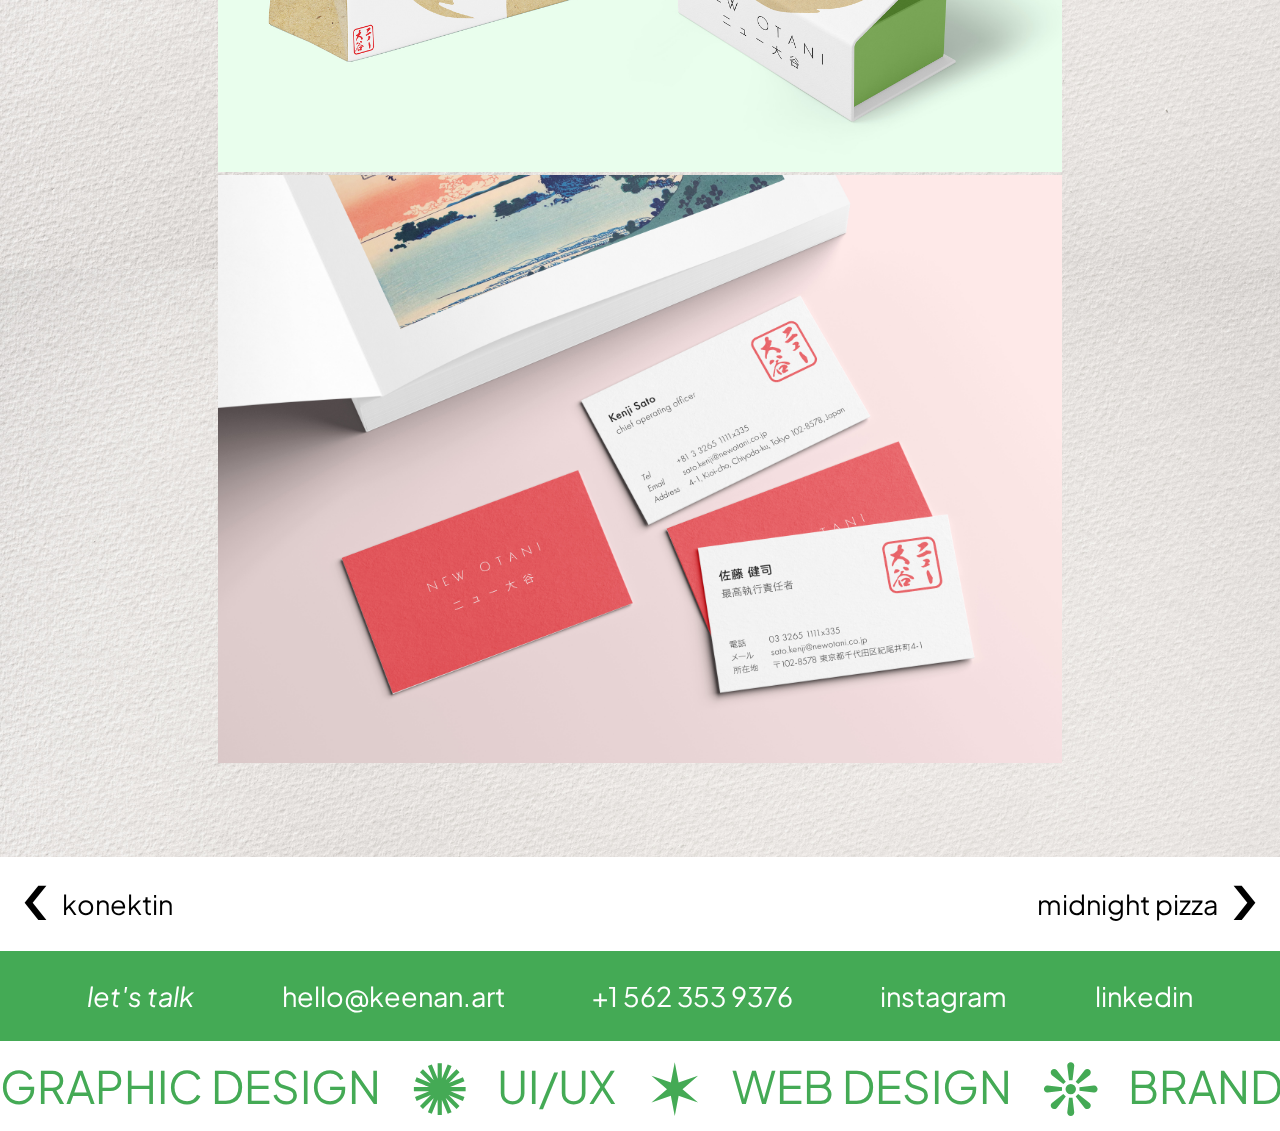
<file: new_otani.html>
<!DOCTYPE html> 
<html lang="en" data-pgc-master="work.html"> 
    <head> 
        <meta charset="utf-8"> 
        <meta http-equiv="X-UA-Compatible" content="IE=edge"> 
        <meta name="viewport" content="width=device-width, initial-scale=1"> 
        <meta name="description" content="" data-pgc-field="description"> 
        <meta name="author" content=""> 
        <title data-pgc-field="title">New page</title>         
        <link href="css/theme.css" rel="stylesheet" type="text/css"> 
        <link href="css/style.css" rel="stylesheet"> 
        <link href="css/work.css" rel="stylesheet" type="text/css">
    </head>     
    <body>
        <header>
            <div>
                <div style="width: 10vw;">
                    <div class="menu-icon">
                        <label>
                            <input type="checkbox" id="menu-switch">
                            <svg viewBox="0 0 100 100" xmlns="http://www.w3.org/2000/svg">
                                <path class="line-1" d="M0 70l28-28c2-2 2-2 7-2h64"/>
                                <path class="line-2" d="M0 50h99"/>
                                <path class="line-3" d="M0 30l28 28c2 2 2 2 7 2h64"/>
                            </svg>
                        </label>
                    </div>
                </div>
            </div>
        </header>
        <div id="menu">
            <nav style="display: flex; justify-content: center;">
                <ul style="list-style-type: none; display: flex; flex-direction: column; align-items: center; min-width: 30vw;">
                    <li><a href="/about.html">about</a>
                    </li>
                    <li><a href="/index.html#work-list">work</a>
                    </li>
                    <li><a href="/index.html#contact">contact</a>
                    </li>
                    <li><a href="/index.html">home</a>
                    </li>
                </ul>
            </nav>
        </div>
        <section id="hero" style="display: flex;">
            <div class="hero-img" data-pgc-field="hero image" style="background-image: url('assets/new_otani/hero.jpg'); background-position: center top; background-size: cover;">
</div>
            <div style="width: 50vw; background-image: url('assets/hero-paper.jpg'); background-size: contain;">
                <div style="height: 33.33vh;"></div>
                <div style="height: 33.33vh; display: flex; align-items: center;">
                    <div style="margin-left: 10vh; font-size: 6vw; font-weight: 600;" data-pgc-field="title">new otani</div>
                </div>
                <div style="height: 33.33vh;" class="summary">
                    <div class="cat">year</div>
                    <div class="description" data-pgc-field="year">2025</div>
                    <div class="cat">what</div>
                    <div class="description" data-pgc-field="what">branding, ui/ux, web design</div>
                    <div class="cat">role</div>
                    <div class="description" data-pgc-field="role">designer, art director</div>
                </div>
                <div style="height: 100vh; align-items: center; justify-content: center; display: flex;">
                    <div class="summary">
                        <div class="cat">summary</div>
                        <div class="description" data-pgc-field="summary">Lorem ipsum dolor sit amet, consectetuer adipiscing elit, sed diam nonummy nibh euismod tincidunt ut laoreet dolore magna aliquam erat volutpat. Ut wisi enim ad minim veniam, quis nostrud exerci tation </div>
                    </div>
                </div>
            </div>
        </section>
        <main data-pgc-field="content">
            <div data-empty-placeholder></div>
            <div class="bg-black">
                <div class="bg-center">
                    <div class="center-content">
                        <div class="title">Style Guide</div>
                        <img src="assets/new_otani/style_guide.webp">
                    </div>
                </div>
            </div>
            <div class="bg-center bg-white">
                <div class="center-content">
                    <div class="title" style="color: #000000;">Branding</div>
                    <img src="assets/new_otani/box_bag.jpg">
                    <img src="assets/new_otani/business_card.jpg">
                </div>
            </div>
        </main>
        <footer>
            <section id="navigate" style="display: grid; grid-template-columns: 50% 50%;">
                <div class="footer-nav">
                    <a href="/konektin.html" style="display: flex; align-items: center;" data-pgc-field="prev"><div style="font-size: 10vh; margin-top: -3vh; margin-left: 1vw;">‹</div><div class="footer-nav-title" data-pgc-field="prev title">konektin</div></a>
                </div>
                <div class="footer-nav" style="justify-content: flex-end;">
                    <a href="/midnight_pizza.html" style="text-align: right; display: flex; align-items: center; justify-content: flex-end;" data-pgc-field="next"><div class="footer-nav-title" data-pgc-field="next title">midnight pizza</div><div style="font-size: 10vh; margin-top: -3vh; margin-right: 1vw;">›</div></a>
                </div>
            </section>
            <section id="contact" style="background-color: var(--spring-green); display: block;">
                <div style="font-size: 3vh; color: #fff; display: flex; justify-content: space-evenly; height: 10vh; align-items: center;">
                    <div style="font-style: italic;">let's talk</div>
                    <div>hello@keenan.art</div>
                    <div>+1 562 353 9376</div>
                    <div>instagram</div>
                    <div>linkedin</div>
                </div>
            </section>
            <div class="outer-marq" style="height: 10vh;">
                <div class="inner-marq">
                    <span class="inner-marq-txt">GRAPHIC DESIGN</span>
                    <span class="inner-marq-symb"> ✺ </span>
                    <span class="inner-marq-txt">UI/UX</span>
                    <span class="inner-marq-symb"> ✶ </span>
                    <span class="inner-marq-txt">WEB DESIGN</span>
                    <span class="inner-marq-symb"> ❊ </span>
                    <span class="inner-marq-txt">BRAND IDENTITY</span>
                    <span class="inner-marq-symb"> ✴ </span>
                    <span class="inner-marq-txt">MARKETING</span>
                    <span class="inner-marq-symb"> ❉ </span>
                </div>
                <div class="inner-marq">
                    <span class="inner-marq-txt">GRAPHIC DESIGN</span>
                    <span class="inner-marq-symb"> ✺ </span>
                    <span class="inner-marq-txt">UI/UX</span>
                    <span class="inner-marq-symb"> ✶ </span>
                    <span class="inner-marq-txt">WEB DESIGN</span>
                    <span class="inner-marq-symb"> ❊ </span>
                    <span class="inner-marq-txt">BRAND IDENTITY</span>
                    <span class="inner-marq-symb"> ✴ </span>
                    <span class="inner-marq-txt">MARKETING</span>
                    <span class="inner-marq-symb"> ❉ </span>
                </div>
            </div>
        </footer>
        <script>
            const menuSwitch = document.getElementById('menu-switch');
            const menu = document.getElementById('menu');
            menuSwitch.onchange = () => {
                if (menuSwitch.checked) {
                menu.style.display = 'flex';      // make visible
                requestAnimationFrame(() => {      // allow browser to register the display change
                    menu.style.opacity = '1';        // fade in
                });
                } else {
                menu.style.opacity = '0';          // fade out
                setTimeout(() => {                 // wait for transition to finish
                    if (!menuSwitch.checked) menu.style.display = 'none';
                }, 600);                           // match transition duration (0.4s)
                }
            };
        </script>
    </body>     
</html>
</file>
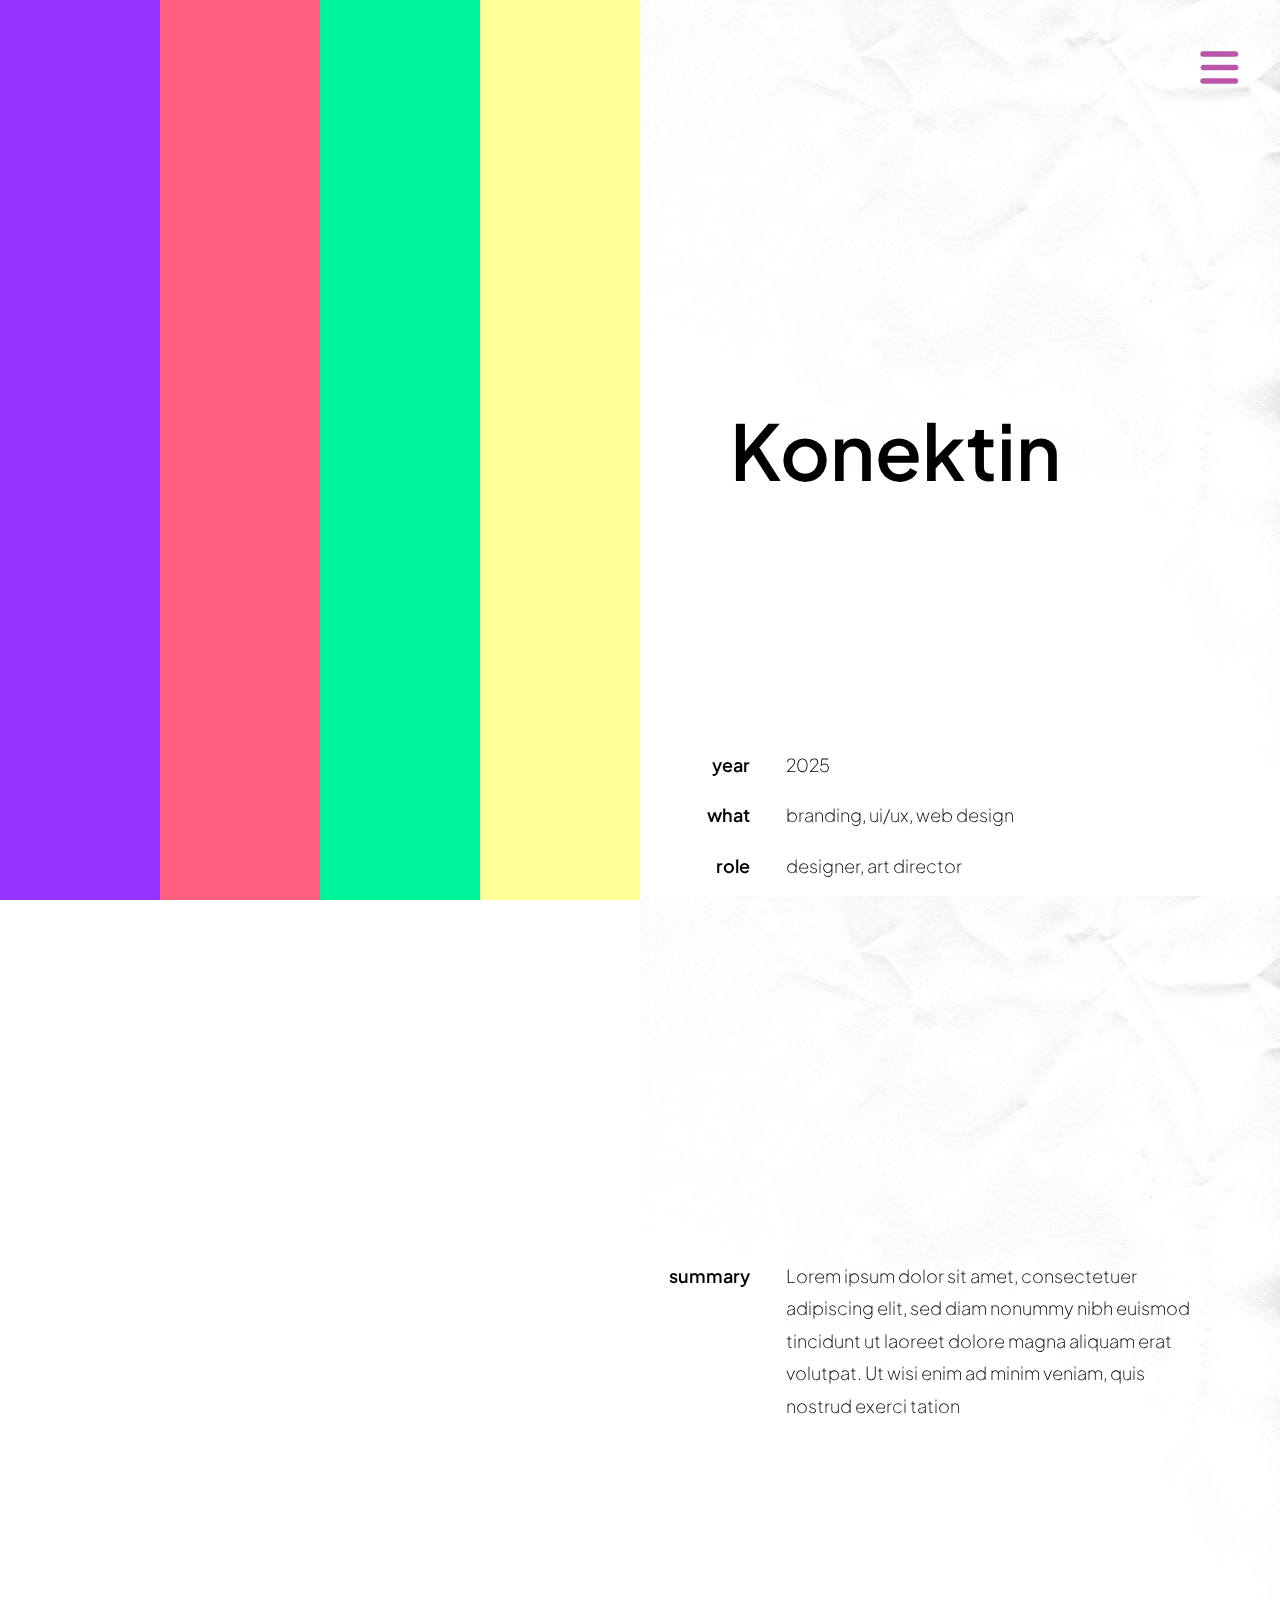
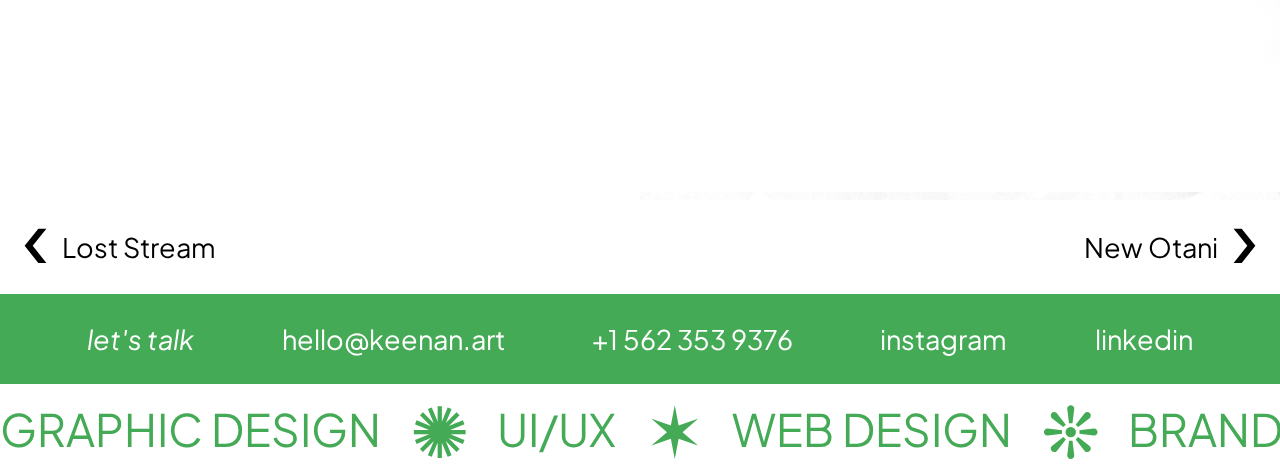
<file: work.html>
<!DOCTYPE html> 
<html lang="en" data-pgc-set-master> 
    <head> 
        <meta charset="utf-8"> 
        <meta http-equiv="X-UA-Compatible" content="IE=edge"> 
        <meta name="viewport" content="width=device-width, initial-scale=1"> 
        <meta name="description" content="" data-pgc-edit="description[content, no_content]"> 
        <meta name="author" content=""> 
        <title data-pgc-edit="title">New page</title>         
        <link href="css/theme.css" rel="stylesheet" type="text/css"> 
        <link href="css/style.css" rel="stylesheet"> 
        <link href="css/work.css" rel="stylesheet" type="text/css">
    </head>     
    <body>
        <header>
            <div>
                <div style="width: 10vw;">
                    <div class="menu-icon">
                        <label>
                            <input type="checkbox" id="menu-switch">
                            <svg viewBox="0 0 100 100" xmlns="http://www.w3.org/2000/svg">
                                <path class="line-1" d="M0 70l28-28c2-2 2-2 7-2h64"/>
                                <path class="line-2" d="M0 50h99"/>
                                <path class="line-3" d="M0 30l28 28c2 2 2 2 7 2h64"/>
                            </svg>
                        </label>
                    </div>
                </div>
            </div>
        </header>
        <div id="menu">
            <nav style="display: flex; justify-content: center;">
                <ul style="list-style-type: none; display: flex; flex-direction: column; align-items: center; min-width: 30vw;">
                    <li>
                        <a href="/about.html">about</a>
                    </li>
                    <li>
                        <a href="/index.html#work-list">work</a>
                    </li>
                    <li>
                        <a href="/index.html#contact">contact</a>
                    </li>
                    <li>
                        <a href="/index.html">home</a>
                    </li>
                </ul>
            </nav>
        </div>
        <section id="hero" style="display: flex;">
            <div data-pgc-edit="hero image[style]" class="hero-img">
                <div style="background-color: #9633ff; width: 100%;"></div>
                <div style="background-color: #ff5f7e; width: 100%;"></div>
                <div style="background-color: #00f49c; width: 100%;"></div>
                <div style="width: 100%; background-color: #ffff97;"></div>
            </div>
            <div style="width: 50vw; background-image: url('assets/hero-paper.jpg'); background-size: contain;">
                <div style="height: 33.33vh;"></div>
                <div style="height: 33.33vh; display: flex; align-items: center;">
                    <div style="margin-left: 10vh; font-size: 6vw; font-weight: 600;" data-pgc-edit="title">Konektin</div>
                </div>
                <div style="height: 33.33vh;" class="summary">
                    <div class="cat">year</div>
                    <div class="description" data-pgc-edit="year">2025</div>
                    <div class="cat">what</div>
                    <div class="description" data-pgc-edit="what">branding, ui/ux, web design</div>
                    <div class="cat">role</div>
                    <div class="description" data-pgc-edit="role">designer, art director</div>
                </div>
                <div style="height: 100vh; align-items: center; justify-content: center; display: flex;">
                    <div class="summary">
                        <div class="cat">summary</div>
                        <div class="description" data-pgc-edit="summary">Lorem ipsum dolor sit amet, consectetuer adipiscing elit, sed diam nonummy nibh euismod tincidunt ut laoreet dolore magna aliquam erat volutpat. Ut wisi enim ad minim veniam, quis nostrud exerci tation </div>
                    </div>
                </div>
            </div>
        </section>
        <main data-pgc-edit="content">
</main>
        <footer>
            <section id="navigate" style="display: grid; grid-template-columns: 50% 50%;">
                <div class="footer-nav"><a href="/lost_stream.html" data-pgc-edit="prev[href, no_content]" style="display: flex; align-items: center;"><div style="font-size: 10vh; margin-top: -3vh; margin-left: 1vw;">‹</div><div class="footer-nav-title" data-pgc-edit="prev title">Lost Stream</div></a>
                </div>
                <div class="footer-nav" style="justify-content: flex-end;"><a href="/lost_stream.html" style="text-align: right; display: flex; align-items: center; justify-content: flex-end;" data-pgc-edit="next[href, no_content]"><div class="footer-nav-title" data-pgc-edit="next title">New Otani</div><div style="font-size: 10vh; margin-top: -3vh; margin-right: 1vw;">›</div></a>
                </div>
            </section>
            <section id="contact" style="background-color: var(--spring-green); display: block;">
                <div style="font-size: 3vh; color: #fff; display: flex; justify-content: space-evenly; height: 10vh; align-items: center;">
                    <div style="font-style: italic;">let's talk</div>
                    <div>hello@keenan.art</div>
                    <div>+1 562 353 9376</div>
                    <div>instagram</div>
                    <div>linkedin</div>
                </div>
            </section>
            <div class="outer-marq" style="height: 10vh;">
                <div class="inner-marq"><span class="inner-marq-txt">GRAPHIC DESIGN</span><span class="inner-marq-symb"> ✺ </span><span class="inner-marq-txt">UI/UX</span><span class="inner-marq-symb"> ✶ </span><span class="inner-marq-txt">WEB DESIGN</span><span class="inner-marq-symb"> ❊ </span><span class="inner-marq-txt">BRAND IDENTITY</span><span class="inner-marq-symb"> ✴ </span><span class="inner-marq-txt">MARKETING</span><span class="inner-marq-symb"> ❉ </span>
                </div>
                <div class="inner-marq"><span class="inner-marq-txt">GRAPHIC DESIGN</span><span class="inner-marq-symb"> ✺ </span><span class="inner-marq-txt">UI/UX</span><span class="inner-marq-symb"> ✶ </span><span class="inner-marq-txt">WEB DESIGN</span><span class="inner-marq-symb"> ❊ </span><span class="inner-marq-txt">BRAND IDENTITY</span><span class="inner-marq-symb"> ✴ </span><span class="inner-marq-txt">MARKETING</span><span class="inner-marq-symb"> ❉ </span>
                </div>
            </div>
        </footer>
        <script>
            const menuSwitch = document.getElementById('menu-switch');
            const menu = document.getElementById('menu');
            menuSwitch.onchange = () => {
                if (menuSwitch.checked) {
                menu.style.display = 'flex';      // make visible
                requestAnimationFrame(() => {      // allow browser to register the display change
                    menu.style.opacity = '1';        // fade in
                });
                } else {
                menu.style.opacity = '0';          // fade out
                setTimeout(() => {                 // wait for transition to finish
                    if (!menuSwitch.checked) menu.style.display = 'none';
                }, 600);                           // match transition duration (0.4s)
                }
            };
        </script>
    </body>     
</html>
</file>
<file: css/style.css>
@import url('https://fonts.googleapis.com/css2?family=Google+Sans+Code:ital,wght@0,300..800;1,300..800&family=Plus+Jakarta+Sans:ital,wght@0,200..800;1,200..800&display=swap');

html,
body {
    scroll-snap-type: y mandatory;
    font-size: 2vh;
}

p {
    line-height: 2.6em;
    font-weight: 300;
}

a {
    all: unset;
    cursor: pointer;
}

.outer-marq {
    display: flex;
    align-items: center;
    overflow: hidden;
    position: relative;
    width: 100vw;
    color: var(--spring-green);
}

.inner-marq-txt {
    white-space: nowrap;
}

.inner-marq-symb {
    padding-left: 0.4em;
    padding-right: 0.4em;
    font-size: 1.6em;
}

.inner-marq {
    display: inline-flex;
    align-items: center;
    font-size: 4.96vh;
}

@keyframes scroll-forward {
    from {
        transform: translateX(-100%);
    }

    to {
        transform: translateX(calc(0));
    }
}

.inner-marq {
    animation: scroll-forward 25s linear infinite;
}

.snap {
    scroll-snap-align: start;
}

.project {
    margin-left: 8vw;
    margin-right: 8vw;
    margin-bottom: 2vh;
    outline: 1px solid #000;
    padding: 2vh 8vh 2vh 4vh;
    display: flex;
    align-items: flex-end;
    justify-content: flex-start;
}

.project-title {
    font-weight: 600;
    font-size: 3em;
}

.project-text {
    font-size: 18px;
    font-weight: 200;
}

.project {
    height: 12vh;
    overflow: hidden;
    transition: height 400ms ease;
    position: relative;
    z-index: 0;
    background: #fff;

    /* base white background */
}

.project::before {
    content: "";
    position: absolute;
    inset: 0;
    background-size: cover;
    background-position: top;
    background-repeat: no-repeat;
    opacity: 0;
    transition: opacity 400ms ease;
    z-index: -1;
}

/* individual images */
#konektin::before {
    background-image: url('../assets/konektin/phone_wall.jpg');
}

#new::before {
    background-image: url('../assets/new_otani/hero_index.jpg');
}

#midnight::before {
    background-image: url('../assets/midnight_pizza/hero_index.jpg');
}

#part::before {
    background-image: url('../assets/pt_philosopher/pouch_front.jpg');
}

#lost::before {
    background-image: url('../assets/lost_stream/hero_index.jpg');
}

.project:hover,
.project:focus-within {
    height: 40vh;
}

.project:hover::before,
.project:focus-within::before {
    opacity: 1;

    /* fade from white → image */
}
</file>
<file: css/index-about.css>
header {
    height: 20vh;
    display: flex;
    justify-content: space-between;
    padding: 4vh;
}

nav a {
    box-shadow: inset 0 0 0 0 var(--spring-green);
    padding: 0 1rem;
    transition: color .1s ease-in, box-shadow .6s ease-in-out;
}

nav a:hover {
    color: #fff;
    box-shadow: inset 20vw 0 0 0 var(--spring-green);
}
</file>
<file: css/about.css>
.headline {
    padding-top: 2vh;
    padding-bottom: 2vh;
}
</file>
<file: css/work.css>
nav a:hover {
    box-shadow: inset 20vw 0 0 0 #000;
    color: #fff;
}

img {
    max-width: 100%;
}

.menu-icon input {
    display: none;
}

.menu-icon label {
    display: block;
    cursor: pointer;
    position: absolute;
    width: 50vw;
    height: 50vw;
    max-width: 15vh;
    max-height: 15vh;
}

.menu-icon path {
    fill: none;
    stroke: var(--spring-green);
    stroke-width: 4;
    stroke-linecap: round;
    stroke-linejoin: round;
    --length: 24;
    --offset: -38;
    stroke-dasharray: var(--length) var(--total-length);
    stroke-dashoffset: var(--offset);
    transition: all .8s cubic-bezier(.645, .045, .355, 1);
}

.menu-icon {
    .line-1,
    .line-3 {
        --total-length: 111;
        --offset: -50;
    }

    .line-2 {
        --total-length: 99;
    }
}

.menu-icon input:checked+svg {
    .line-1,
    .line-3 {
        --length: 22;
    }

    .line-2 {
        --length: 0;
    }

    path {
        transform: translateX(30px);
    }

    .line-1,
    .line-3 {
        --offset: -17;
    }

    .line-2 {
        --offset: -20;
    }
}

header {
    position: fixed;
    top: 0;
    left: 0;
    display: flex;
    width: 100vw;
    align-items: flex-start;
    justify-content: flex-end;
    mix-blend-mode: difference;
    z-index: 2;
}

.cat {
    text-align: right;
    font-weight: 600;
    padding-top: 0;
    padding-right: 2vh;
    padding-bottom: 2vh;
}

.description {
    padding: 0 8vh 2vh 2vh;
    font-weight: 200;
}

.summary {
    display: grid;
    grid-template-columns: 20% 80%;
    align-content: end;
    width: 100%;
    line-height: 1.8em;
}

.background {
    width: 100vw;
    height: 100vh;
}

.center-content {
    padding-bottom: 10vh;
    width: 66vw;
}

.title {
    font-size: 10vh;
    padding-top: 5vh;
    padding-bottom: 5vh;
}

.app-cascade {
    padding-left: 2vw;
    padding-right: 2vw;
}

.app-cascade {
    img {
        padding-bottom: 4vw;
    }
}

.hero-img {
    width: 50vw;
    height: 100vh;
    display: flex;
    flex-direction: row;
    flex-wrap: nowrap;
    top: 0;
    position: sticky;
}

.footer-nav {
}

.footer-nav a {
    padding: 1vh;
}

.footer-nav a:hover {
    color: var(--spring-green);
}

.footer-nav-title {
    font-size: 3vh;
    margin-right: 1vw;
    margin-left: 1vw;
}

.footer-nav-description {
    font-weight: 300;
}

#menu {
    position: fixed;
    top: 0;
    right: 0;
    width: 100vw;
    height: 100vh;
    background-color: #fff;
    z-index: 1;
    opacity: 0;
    transition: opacity 0.6s ease;
    align-items: center;
    display: none;
    justify-content: center;
}

#menu nav ul li {
    padding-top: 4vh;
    font-size: 4vh;
}

.bg-black {
    background-image: url('../assets/bg-black.jpg');
    background-position: initial;
    background-size: contain;
    color: #fff;
}

.bg-blue {
    background-image: url('../assets/bg-blue.jpg');
    background-attachment: initial;
    background-size: contain;
    color: #fff;
}

.bg-white {
    background-image: url('../assets/bg-white.jpg');
    background-attachment: initial;
    background-size: contain;
}

.bg-center {
    display: flex;
    align-items: center;
    justify-content: center;
}
</file>
<file: css/theme.css>
@import url('https://fonts.googleapis.com/css?family=Plus+Jakarta+Sans&display=swap');


/*! normalize.css v8.0.1 | MIT License | github.com/necolas/normalize.css */html{line-height:1.15;-webkit-text-size-adjust:100%;}body{margin:0;}main{display:block;}h1{font-size:2em;margin:.67em 0;}hr{box-sizing:content-box;height:0;overflow:visible;}pre{font-family:monospace,monospace;font-size:1em;}a{background-color:transparent;}abbr[title]{border-bottom:none;text-decoration:underline;text-decoration:underline dotted;}b,strong{font-weight:bolder;}code,kbd,samp{font-family:monospace,monospace;font-size:1em;}small{font-size:80%;}sub,sup{font-size:75%;line-height:0;position:relative;vertical-align:baseline;}sub{bottom:-.25em;}sup{top:-.5em;}img{border-style:none;}button,input,optgroup,select,textarea{font-family:inherit;font-size:100%;line-height:1.15;margin:0;}button,input{overflow:visible;}button,select{text-transform:none;}[type=button],[type=reset],[type=submit],button{-webkit-appearance:button;}[type=button]::-moz-focus-inner,[type=reset]::-moz-focus-inner,[type=submit]::-moz-focus-inner,button::-moz-focus-inner{border-style:none;padding:0;}[type=button]:-moz-focusring,[type=reset]:-moz-focusring,[type=submit]:-moz-focusring,button:-moz-focusring{outline:1px dotted ButtonText;}fieldset{padding:.35em .75em .625em;}legend{box-sizing:border-box;color:inherit;display:table;max-width:100%;padding:0;white-space:normal;}progress{vertical-align:baseline;}textarea{overflow:auto;}[type=checkbox],[type=radio]{box-sizing:border-box;padding:0;}[type=number]::-webkit-inner-spin-button,[type=number]::-webkit-outer-spin-button{height:auto;}[type=search]{-webkit-appearance:textfield;outline-offset:-2px;}[type=search]::-webkit-search-decoration{-webkit-appearance:none;}::-webkit-file-upload-button{-webkit-appearance:button;font:inherit;}details{display:block;}summary{display:list-item;}template{display:none;}[hidden]{display:none;}
                    
*, *::before, *::after {
    box-sizing: border-box;
}
:root {
    --spring-green: #44aa55;
    --secondary: white;
    --color3: #212529;
    --color4: #198754;
    --white: #6c757d;
    --light: #f8f9fa;
    --dark: #0dcaf0;
}
body {
    font-family: 'Plus Jakarta Sans', sans-serif;
}
h1 {
    font-weight: 400 !important;
}
h4 {
    font-weight: 400 !important;
}body, html {
    min-height: 100vh;
}
</file>
